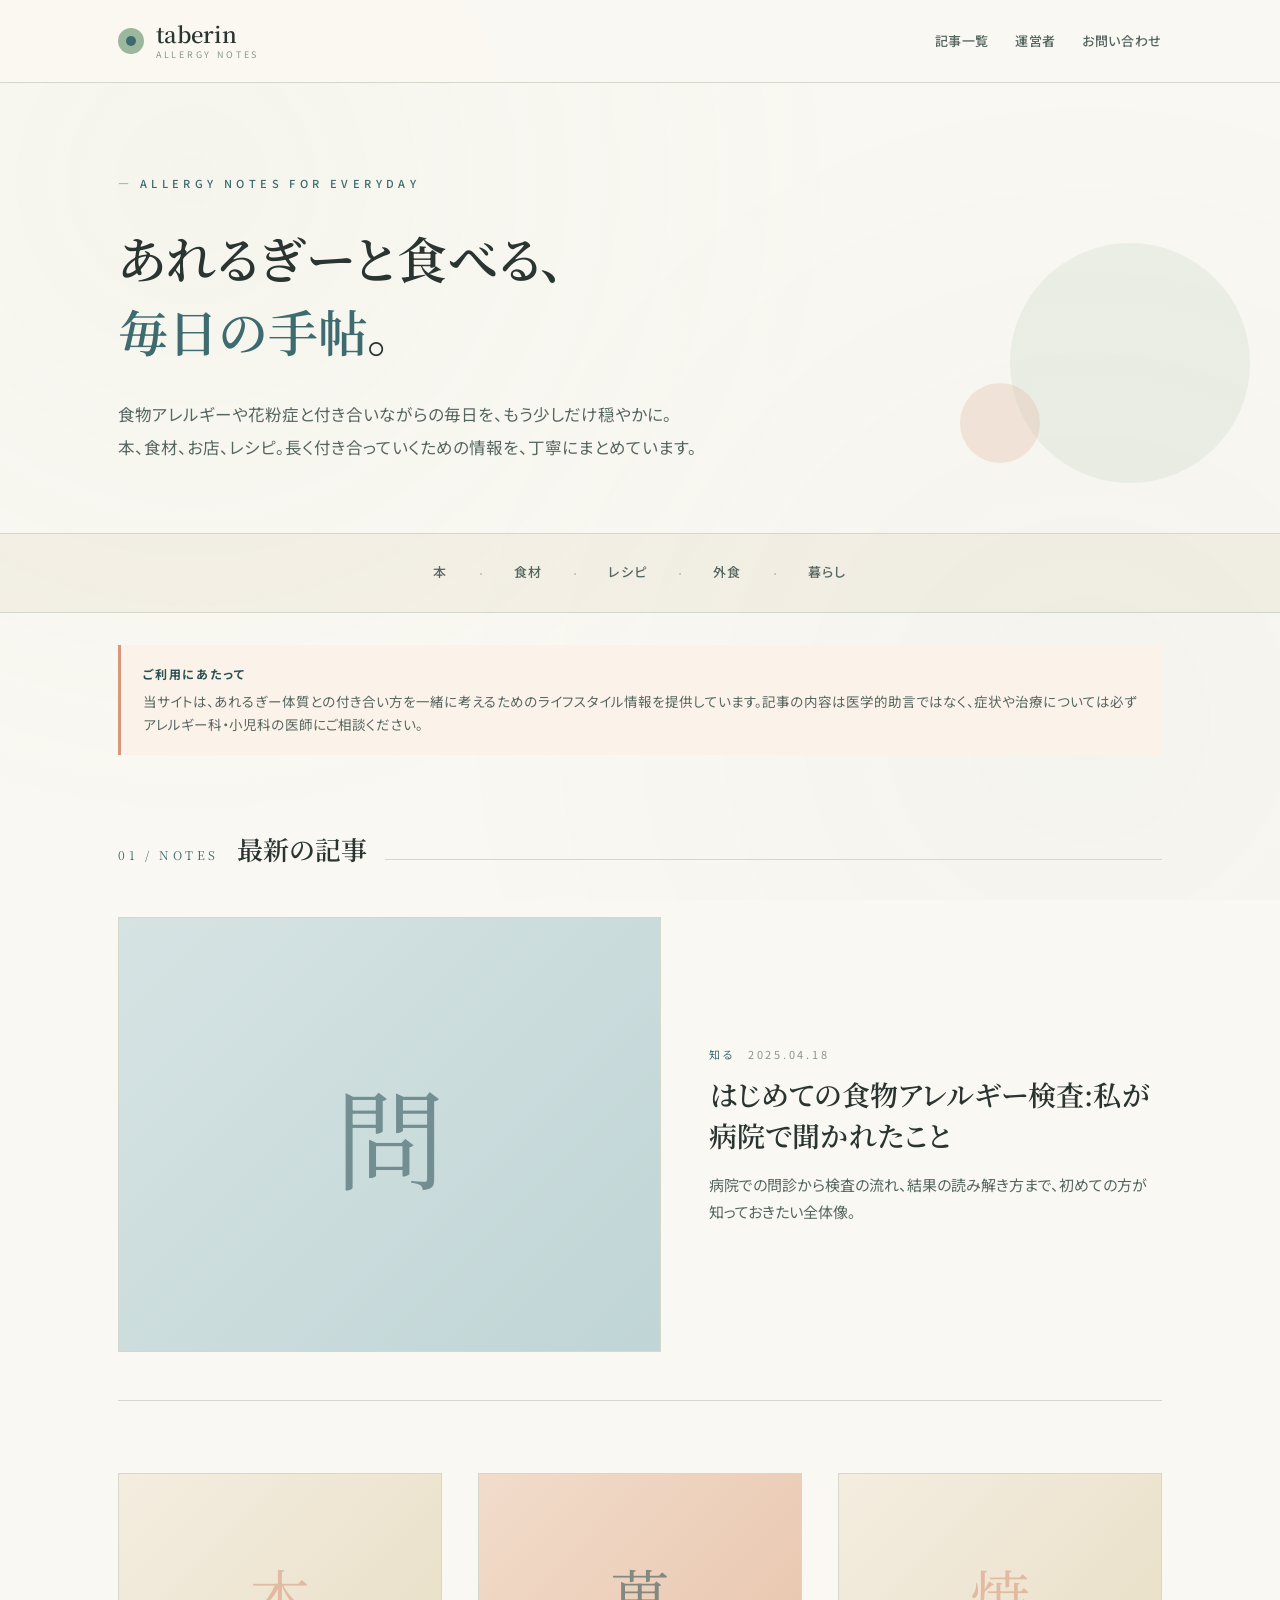
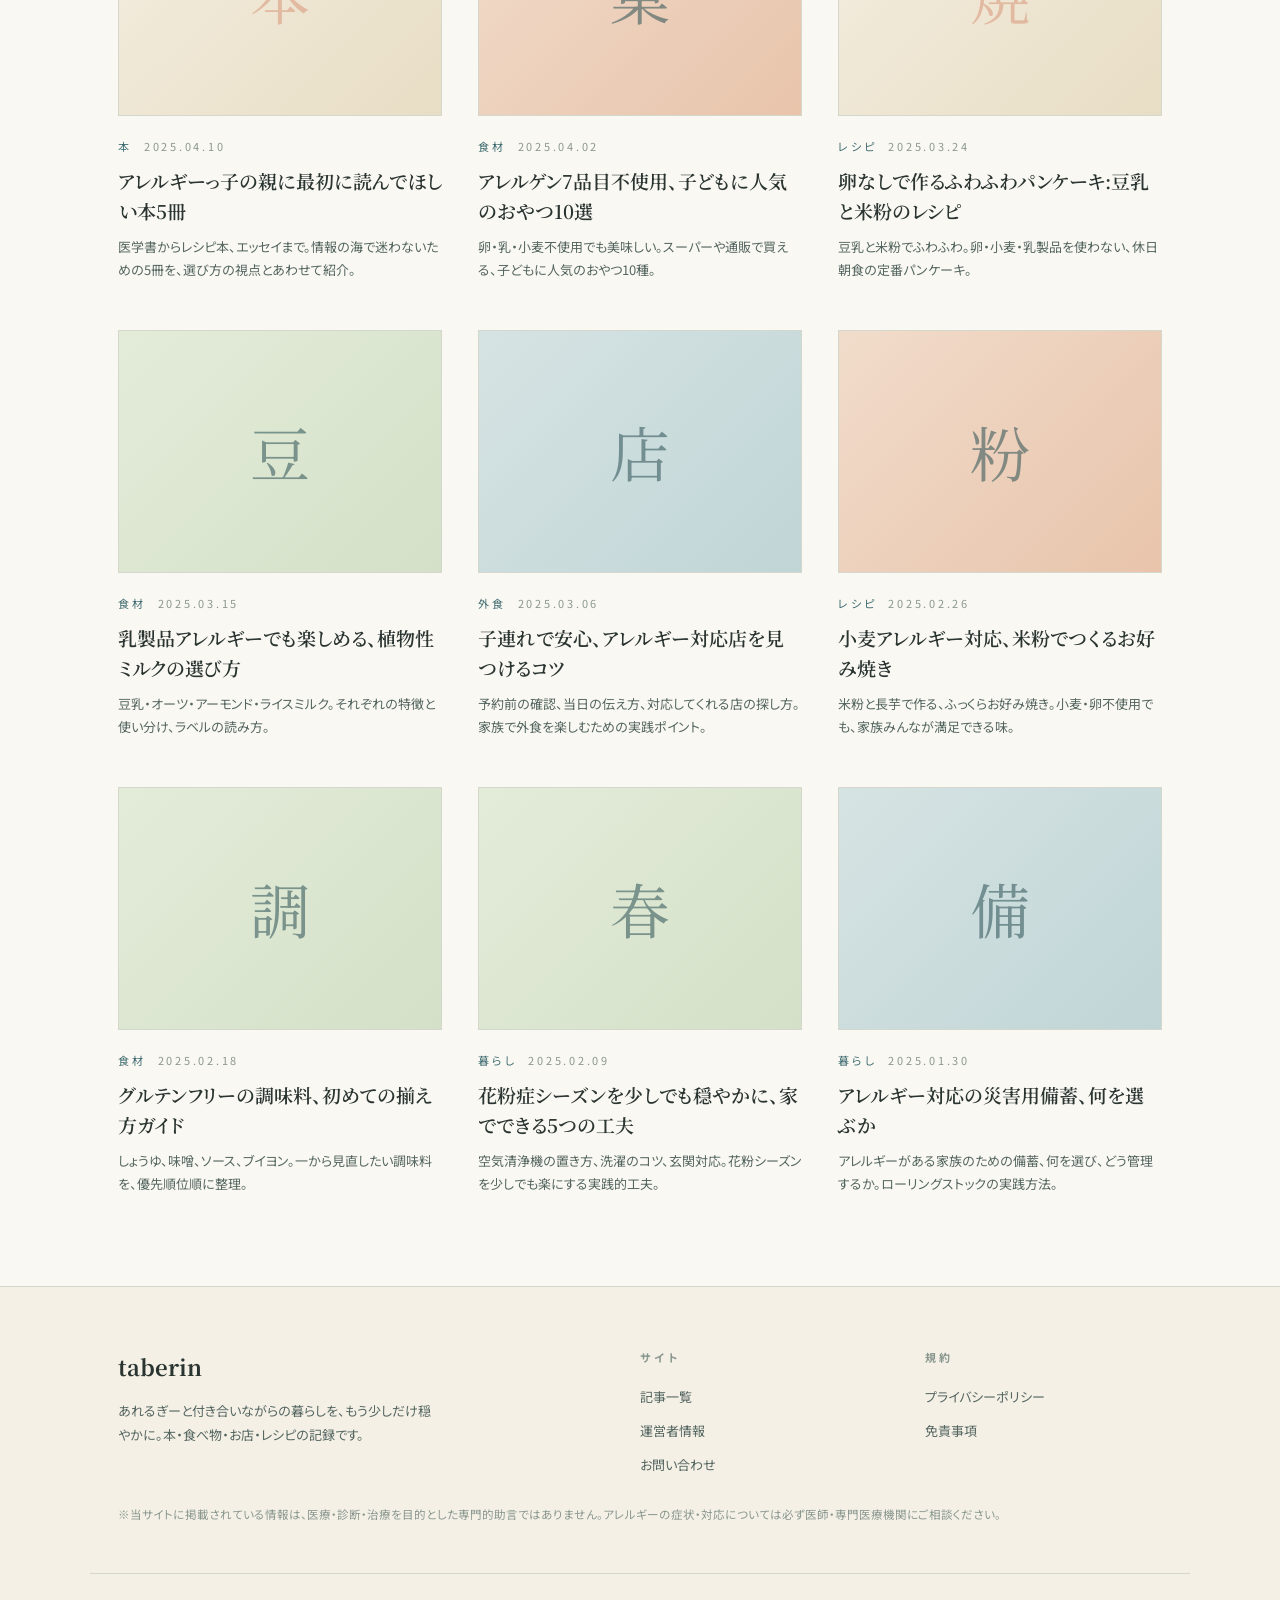
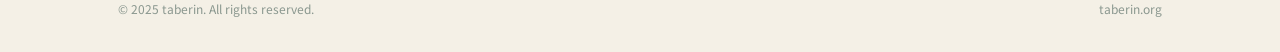
<file: index.html>
<!DOCTYPE html>
<html lang="ja">
<head>
<meta charset="UTF-8">
<meta name="viewport" content="width=device-width, initial-scale=1.0">
<title>あれるぎーと食べる毎日 | taberin</title>
<meta name="description" content="食物アレルギー・花粉症と付き合う暮らしを支える、本・食材・レシピ・お店の情報メディア。当事者目線でまとめた、長く読めるノート。">
<meta name="keywords" content="アレルギー,食物アレルギー,花粉症,アレルギー対応,レシピ,本,外食">
<meta property="og:title" content="あれるぎーと食べる毎日 | taberin">
<meta property="og:description" content="食物アレルギー・花粉症と付き合う暮らしを支える、本・食材・レシピ・お店の情報メディア。当事者目線でまとめた、長く読めるノート。">
<meta property="og:type" content="website">
<meta property="og:url" content="https://taberin.org/">
<link rel="preconnect" href="https://fonts.googleapis.com">
<link rel="preconnect" href="https://fonts.gstatic.com" crossorigin>
<link href="https://fonts.googleapis.com/css2?family=Noto+Sans+JP:wght@400;500;600&family=Noto+Serif+JP:wght@500;600;700&display=swap" rel="stylesheet">
<link rel="stylesheet" href="css/style.css">
</head>
<body>

<header class="site-header">
  <div class="header-inner">
    <a href="index.html" class="brand">
      <span class="brand-mark"></span>
      <span class="brand-text">
        taberin
        <small>allergy notes</small>
      </span>
    </a>
    <nav class="nav">
      <a href="index.html">記事一覧</a>
      <a href="about.html">運営者</a>
      <a href="contact.html">お問い合わせ</a>
    </nav>
  </div>
</header>

<section class="hero">
  <div class="container">
    <div class="hero-tag">— allergy notes for everyday</div>
    <h1>あれるぎーと食べる、<br><em>毎日の手帖</em>。</h1>
    <p>食物アレルギーや花粉症と付き合いながらの毎日を、もう少しだけ穏やかに。<br>本、食材、お店、レシピ。長く付き合っていくための情報を、丁寧にまとめています。</p>
    <div class="hero-deco"></div>
    <div class="hero-deco-2"></div>
  </div>
</section>

<nav class="cat-nav">
  <div class="cat-nav-inner">
    <a href="#books">本</a><span class="sep">·</span>
    <a href="#food">食材</a><span class="sep">·</span>
    <a href="#recipe">レシピ</a><span class="sep">·</span>
    <a href="#restaurant">外食</a><span class="sep">·</span>
    <a href="#living">暮らし</a>
  </div>
</nav>

<main class="container">
  <div class="med-notice">
    <strong>ご利用にあたって</strong>
    当サイトは、あれるぎー体質との付き合い方を一緒に考えるためのライフスタイル情報を提供しています。記事の内容は医学的助言ではなく、症状や治療については必ずアレルギー科・小児科の医師にご相談ください。
  </div>

  <div class="section-head" id="all">
    <span class="num">01 / NOTES</span>
    <h2>最新の記事</h2>
    <span class="line"></span>
  </div>

  <div class="grid">
    
    <a href="articles/first-allergy-test.html" class="card featured">
      <div class="card-img tone-teal"><div class="pattern">問</div></div>
      <div>
        <div class="card-meta"><span class="cat">知る</span><span>2025.04.18</span></div>
        <h3>はじめての食物アレルギー検査:私が病院で聞かれたこと</h3>
        <p>病院での問診から検査の流れ、結果の読み解き方まで、初めての方が知っておきたい全体像。</p>
      </div>
    </a>
    
    <a href="articles/recommended-books.html" class="card">
      <div class="card-img tone-cream"><div class="pattern">本</div></div>
      <div>
        <div class="card-meta"><span class="cat">本</span><span>2025.04.10</span></div>
        <h3>アレルギーっ子の親に最初に読んでほしい本5冊</h3>
        <p>医学書からレシピ本、エッセイまで。情報の海で迷わないための5冊を、選び方の視点とあわせて紹介。</p>
      </div>
    </a>
    <a href="articles/allergy-friendly-snacks.html" class="card">
      <div class="card-img tone-peach"><div class="pattern">菓</div></div>
      <div>
        <div class="card-meta"><span class="cat">食材</span><span>2025.04.02</span></div>
        <h3>アレルゲン7品目不使用、子どもに人気のおやつ10選</h3>
        <p>卵・乳・小麦不使用でも美味しい。スーパーや通販で買える、子どもに人気のおやつ10種。</p>
      </div>
    </a>
    <a href="articles/egg-free-pancake.html" class="card">
      <div class="card-img tone-cream"><div class="pattern">焼</div></div>
      <div>
        <div class="card-meta"><span class="cat">レシピ</span><span>2025.03.24</span></div>
        <h3>卵なしで作るふわふわパンケーキ:豆乳と米粉のレシピ</h3>
        <p>豆乳と米粉でふわふわ。卵・小麦・乳製品を使わない、休日朝食の定番パンケーキ。</p>
      </div>
    </a>
    <a href="articles/plant-based-milk.html" class="card">
      <div class="card-img tone-mint"><div class="pattern">豆</div></div>
      <div>
        <div class="card-meta"><span class="cat">食材</span><span>2025.03.15</span></div>
        <h3>乳製品アレルギーでも楽しめる、植物性ミルクの選び方</h3>
        <p>豆乳・オーツ・アーモンド・ライスミルク。それぞれの特徴と使い分け、ラベルの読み方。</p>
      </div>
    </a>
    <a href="articles/kids-eating-out.html" class="card">
      <div class="card-img tone-teal"><div class="pattern">店</div></div>
      <div>
        <div class="card-meta"><span class="cat">外食</span><span>2025.03.06</span></div>
        <h3>子連れで安心、アレルギー対応店を見つけるコツ</h3>
        <p>予約前の確認、当日の伝え方、対応してくれる店の探し方。家族で外食を楽しむための実践ポイント。</p>
      </div>
    </a>
    <a href="articles/rice-flour-okonomiyaki.html" class="card">
      <div class="card-img tone-peach"><div class="pattern">粉</div></div>
      <div>
        <div class="card-meta"><span class="cat">レシピ</span><span>2025.02.26</span></div>
        <h3>小麦アレルギー対応、米粉でつくるお好み焼き</h3>
        <p>米粉と長芋で作る、ふっくらお好み焼き。小麦・卵不使用でも、家族みんなが満足できる味。</p>
      </div>
    </a>
    <a href="articles/gluten-free-seasoning.html" class="card">
      <div class="card-img tone-mint"><div class="pattern">調</div></div>
      <div>
        <div class="card-meta"><span class="cat">食材</span><span>2025.02.18</span></div>
        <h3>グルテンフリーの調味料、初めての揃え方ガイド</h3>
        <p>しょうゆ、味噌、ソース、ブイヨン。一から見直したい調味料を、優先順位順に整理。</p>
      </div>
    </a>
    <a href="articles/pollen-season.html" class="card">
      <div class="card-img tone-mint"><div class="pattern">春</div></div>
      <div>
        <div class="card-meta"><span class="cat">暮らし</span><span>2025.02.09</span></div>
        <h3>花粉症シーズンを少しでも穏やかに、家でできる5つの工夫</h3>
        <p>空気清浄機の置き方、洗濯のコツ、玄関対応。花粉シーズンを少しでも楽にする実践的工夫。</p>
      </div>
    </a>
    <a href="articles/emergency-stock.html" class="card">
      <div class="card-img tone-teal"><div class="pattern">備</div></div>
      <div>
        <div class="card-meta"><span class="cat">暮らし</span><span>2025.01.30</span></div>
        <h3>アレルギー対応の災害用備蓄、何を選ぶか</h3>
        <p>アレルギーがある家族のための備蓄、何を選び、どう管理するか。ローリングストックの実践方法。</p>
      </div>
    </a>
  </div>
</main>

<footer class="site-footer">
  <div class="footer-inner">
    <div class="footer-brand">
      <h3>taberin</h3>
      <p>あれるぎーと付き合いながらの暮らしを、もう少しだけ穏やかに。本・食べ物・お店・レシピの記録です。</p>
    </div>
    <div class="footer-col">
      <h4>サイト</h4>
      <a href="index.html">記事一覧</a>
      <a href="about.html">運営者情報</a>
      <a href="contact.html">お問い合わせ</a>
    </div>
    <div class="footer-col">
      <h4>規約</h4>
      <a href="privacy.html">プライバシーポリシー</a>
      <a href="disclaimer.html">免責事項</a>
    </div>
  </div>
  <div class="footer-disclaimer">
    ※当サイトに掲載されている情報は、医療・診断・治療を目的とした専門的助言ではありません。アレルギーの症状・対応については必ず医師・専門医療機関にご相談ください。
  </div>
  <div class="footer-base">
    <span>© 2025 taberin. All rights reserved.</span>
    <span>taberin.org</span>
  </div>
</footer>

</body>
</html>
</file>
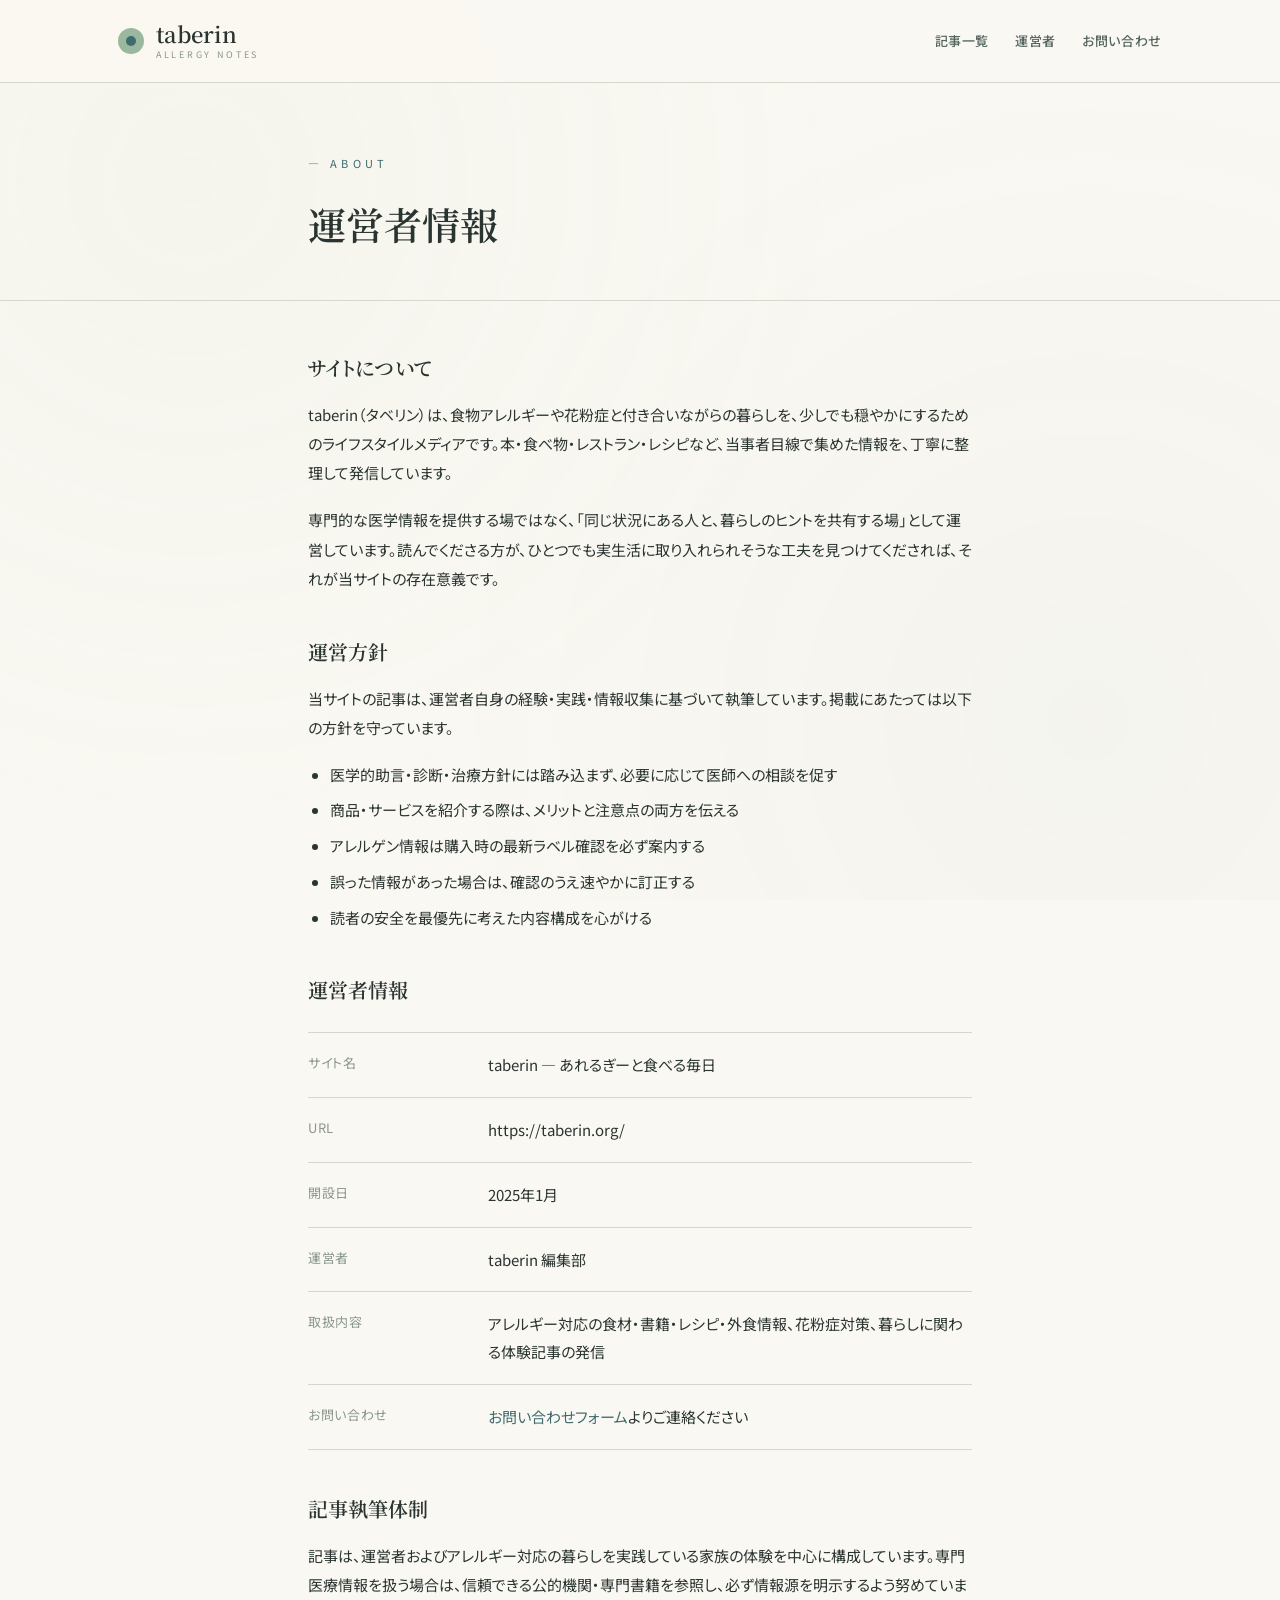
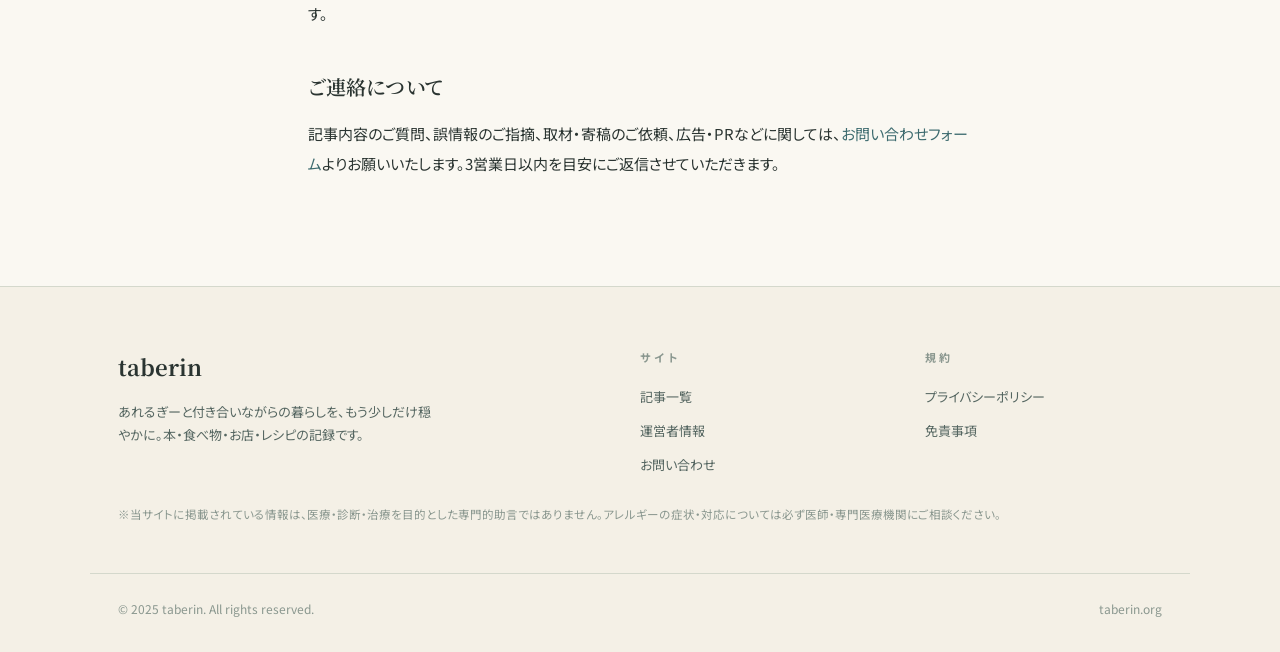
<file: about.html>
<!DOCTYPE html>
<html lang="ja">
<head>
<meta charset="UTF-8">
<meta name="viewport" content="width=device-width, initial-scale=1.0">
<title>運営者情報 | taberin</title>
<meta name="description" content="taberinの運営者情報。サイトの理念、運営方針、執筆体制についてご紹介します。">
<meta name="keywords" content="運営者情報,about,taberin">
<meta property="og:title" content="運営者情報 | taberin">
<meta property="og:description" content="taberinの運営者情報。サイトの理念、運営方針、執筆体制についてご紹介します。">
<meta property="og:type" content="website">
<meta property="og:url" content="https://taberin.org/">
<link rel="preconnect" href="https://fonts.googleapis.com">
<link rel="preconnect" href="https://fonts.gstatic.com" crossorigin>
<link href="https://fonts.googleapis.com/css2?family=Noto+Sans+JP:wght@400;500;600&family=Noto+Serif+JP:wght@500;600;700&display=swap" rel="stylesheet">
<link rel="stylesheet" href="css/style.css">
</head>
<body>

<header class="site-header">
  <div class="header-inner">
    <a href="index.html" class="brand">
      <span class="brand-mark"></span>
      <span class="brand-text">
        taberin
        <small>allergy notes</small>
      </span>
    </a>
    <nav class="nav">
      <a href="index.html">記事一覧</a>
      <a href="about.html">運営者</a>
      <a href="contact.html">お問い合わせ</a>
    </nav>
  </div>
</header>

<section class="page-head">
  <div class="narrow">
    <div class="tag">— ABOUT</div>
    <h1>運営者情報</h1>
  </div>
</section>

<main class="narrow page-body">
  <h2>サイトについて</h2>
  <p>taberin（タベリン）は、食物アレルギーや花粉症と付き合いながらの暮らしを、少しでも穏やかにするためのライフスタイルメディアです。本・食べ物・レストラン・レシピなど、当事者目線で集めた情報を、丁寧に整理して発信しています。</p>
  <p>専門的な医学情報を提供する場ではなく、「同じ状況にある人と、暮らしのヒントを共有する場」として運営しています。読んでくださる方が、ひとつでも実生活に取り入れられそうな工夫を見つけてくだされば、それが当サイトの存在意義です。</p>

  <h2>運営方針</h2>
  <p>当サイトの記事は、運営者自身の経験・実践・情報収集に基づいて執筆しています。掲載にあたっては以下の方針を守っています。</p>
  <ul>
    <li>医学的助言・診断・治療方針には踏み込まず、必要に応じて医師への相談を促す</li>
    <li>商品・サービスを紹介する際は、メリットと注意点の両方を伝える</li>
    <li>アレルゲン情報は購入時の最新ラベル確認を必ず案内する</li>
    <li>誤った情報があった場合は、確認のうえ速やかに訂正する</li>
    <li>読者の安全を最優先に考えた内容構成を心がける</li>
  </ul>

  <h2>運営者情報</h2>
  <div class="info-table">
    <dl><dt>サイト名</dt><dd>taberin — あれるぎーと食べる毎日</dd></dl>
    <dl><dt>URL</dt><dd>https://taberin.org/</dd></dl>
    <dl><dt>開設日</dt><dd>2025年1月</dd></dl>
    <dl><dt>運営者</dt><dd>taberin 編集部</dd></dl>
    <dl><dt>取扱内容</dt><dd>アレルギー対応の食材・書籍・レシピ・外食情報、花粉症対策、暮らしに関わる体験記事の発信</dd></dl>
    <dl><dt>お問い合わせ</dt><dd><a href="contact.html">お問い合わせフォーム</a>よりご連絡ください</dd></dl>
  </div>

  <h2>記事執筆体制</h2>
  <p>記事は、運営者およびアレルギー対応の暮らしを実践している家族の体験を中心に構成しています。専門医療情報を扱う場合は、信頼できる公的機関・専門書籍を参照し、必ず情報源を明示するよう努めています。</p>

  <h2>ご連絡について</h2>
  <p>記事内容のご質問、誤情報のご指摘、取材・寄稿のご依頼、広告・PRなどに関しては、<a href="contact.html">お問い合わせフォーム</a>よりお願いいたします。3営業日以内を目安にご返信させていただきます。</p>
</main>

<footer class="site-footer">
  <div class="footer-inner">
    <div class="footer-brand">
      <h3>taberin</h3>
      <p>あれるぎーと付き合いながらの暮らしを、もう少しだけ穏やかに。本・食べ物・お店・レシピの記録です。</p>
    </div>
    <div class="footer-col">
      <h4>サイト</h4>
      <a href="index.html">記事一覧</a>
      <a href="about.html">運営者情報</a>
      <a href="contact.html">お問い合わせ</a>
    </div>
    <div class="footer-col">
      <h4>規約</h4>
      <a href="privacy.html">プライバシーポリシー</a>
      <a href="disclaimer.html">免責事項</a>
    </div>
  </div>
  <div class="footer-disclaimer">
    ※当サイトに掲載されている情報は、医療・診断・治療を目的とした専門的助言ではありません。アレルギーの症状・対応については必ず医師・専門医療機関にご相談ください。
  </div>
  <div class="footer-base">
    <span>© 2025 taberin. All rights reserved.</span>
    <span>taberin.org</span>
  </div>
</footer>

</body>
</html>
</file>
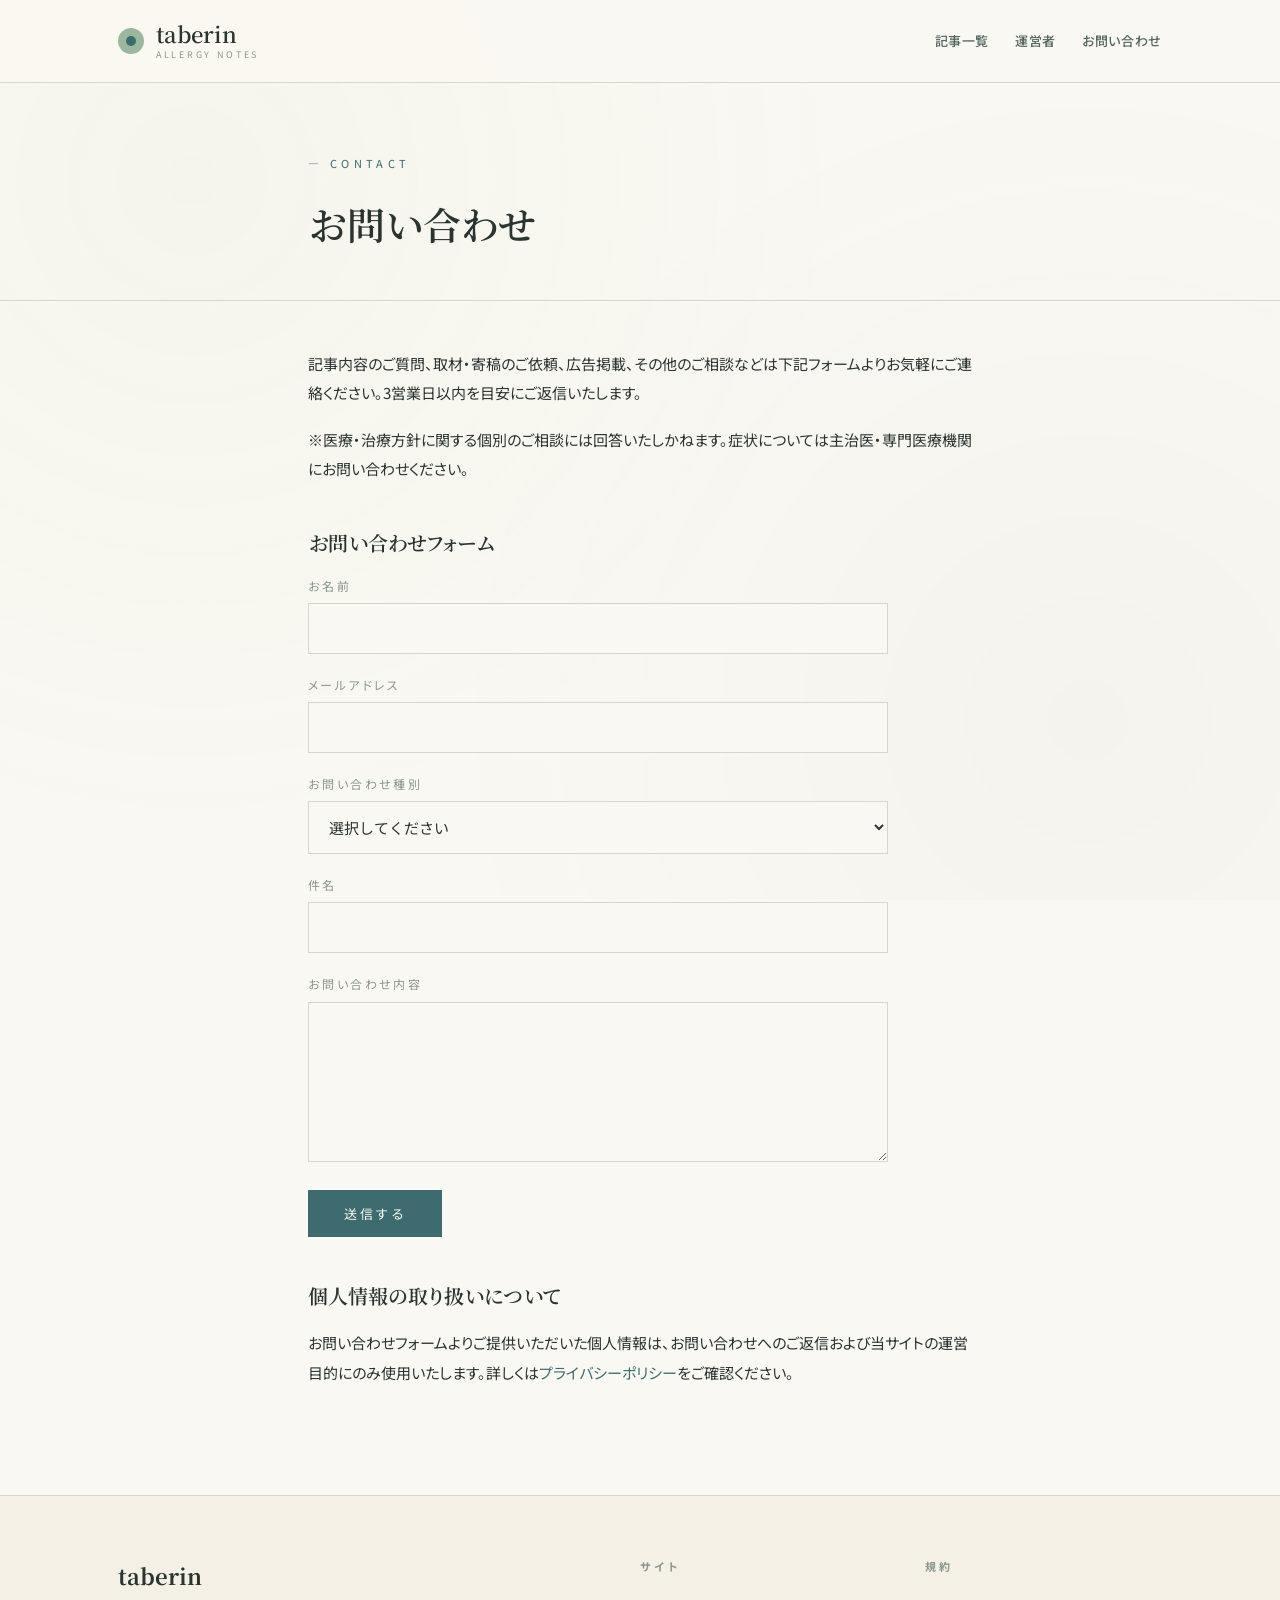
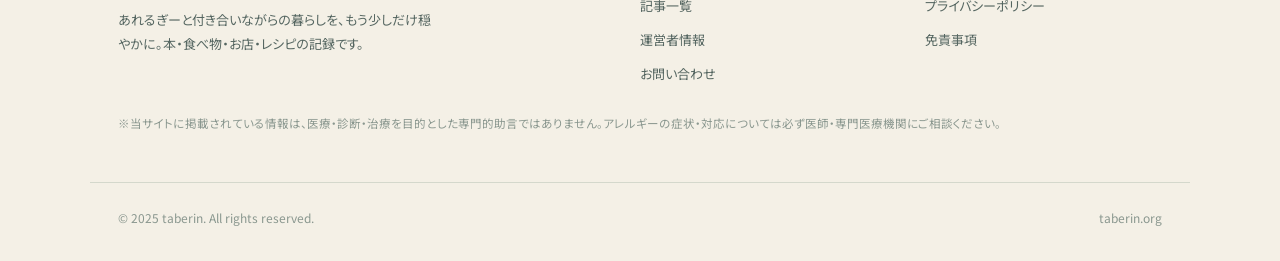
<file: contact.html>
<!DOCTYPE html>
<html lang="ja">
<head>
<meta charset="UTF-8">
<meta name="viewport" content="width=device-width, initial-scale=1.0">
<title>お問い合わせ | taberin</title>
<meta name="description" content="taberinへのお問い合わせフォーム。記事内容、取材・寄稿、広告掲載などのお問い合わせはこちらから。">
<meta name="keywords" content="お問い合わせ,contact">
<meta property="og:title" content="お問い合わせ | taberin">
<meta property="og:description" content="taberinへのお問い合わせフォーム。記事内容、取材・寄稿、広告掲載などのお問い合わせはこちらから。">
<meta property="og:type" content="website">
<meta property="og:url" content="https://taberin.org/">
<link rel="preconnect" href="https://fonts.googleapis.com">
<link rel="preconnect" href="https://fonts.gstatic.com" crossorigin>
<link href="https://fonts.googleapis.com/css2?family=Noto+Sans+JP:wght@400;500;600&family=Noto+Serif+JP:wght@500;600;700&display=swap" rel="stylesheet">
<link rel="stylesheet" href="css/style.css">
</head>
<body>

<header class="site-header">
  <div class="header-inner">
    <a href="index.html" class="brand">
      <span class="brand-mark"></span>
      <span class="brand-text">
        taberin
        <small>allergy notes</small>
      </span>
    </a>
    <nav class="nav">
      <a href="index.html">記事一覧</a>
      <a href="about.html">運営者</a>
      <a href="contact.html">お問い合わせ</a>
    </nav>
  </div>
</header>

<section class="page-head">
  <div class="narrow">
    <div class="tag">— CONTACT</div>
    <h1>お問い合わせ</h1>
  </div>
</section>

<main class="narrow page-body">
  <p>記事内容のご質問、取材・寄稿のご依頼、広告掲載、その他のご相談などは下記フォームよりお気軽にご連絡ください。3営業日以内を目安にご返信いたします。</p>
  <p>※医療・治療方針に関する個別のご相談には回答いたしかねます。症状については主治医・専門医療機関にお問い合わせください。</p>

  <h2>お問い合わせフォーム</h2>
  <form class="form" action="#" method="post" onsubmit="event.preventDefault(); alert('お問い合わせを受け付けました。ご連絡ありがとうございます。'); this.reset();">
    <div>
      <label for="name">お名前</label>
      <input type="text" id="name" name="name" required>
    </div>
    <div>
      <label for="email">メールアドレス</label>
      <input type="email" id="email" name="email" required>
    </div>
    <div>
      <label for="category">お問い合わせ種別</label>
      <select id="category" name="category" required>
        <option value="">選択してください</option>
        <option>記事内容に関するご質問</option>
        <option>誤情報のご指摘</option>
        <option>取材・寄稿のご依頼</option>
        <option>広告・PRのご相談</option>
        <option>その他</option>
      </select>
    </div>
    <div>
      <label for="subject">件名</label>
      <input type="text" id="subject" name="subject" required>
    </div>
    <div>
      <label for="message">お問い合わせ内容</label>
      <textarea id="message" name="message" required></textarea>
    </div>
    <button type="submit">送信する</button>
  </form>

  <h2>個人情報の取り扱いについて</h2>
  <p>お問い合わせフォームよりご提供いただいた個人情報は、お問い合わせへのご返信および当サイトの運営目的にのみ使用いたします。詳しくは<a href="privacy.html">プライバシーポリシー</a>をご確認ください。</p>
</main>

<footer class="site-footer">
  <div class="footer-inner">
    <div class="footer-brand">
      <h3>taberin</h3>
      <p>あれるぎーと付き合いながらの暮らしを、もう少しだけ穏やかに。本・食べ物・お店・レシピの記録です。</p>
    </div>
    <div class="footer-col">
      <h4>サイト</h4>
      <a href="index.html">記事一覧</a>
      <a href="about.html">運営者情報</a>
      <a href="contact.html">お問い合わせ</a>
    </div>
    <div class="footer-col">
      <h4>規約</h4>
      <a href="privacy.html">プライバシーポリシー</a>
      <a href="disclaimer.html">免責事項</a>
    </div>
  </div>
  <div class="footer-disclaimer">
    ※当サイトに掲載されている情報は、医療・診断・治療を目的とした専門的助言ではありません。アレルギーの症状・対応については必ず医師・専門医療機関にご相談ください。
  </div>
  <div class="footer-base">
    <span>© 2025 taberin. All rights reserved.</span>
    <span>taberin.org</span>
  </div>
</footer>

</body>
</html>
</file>
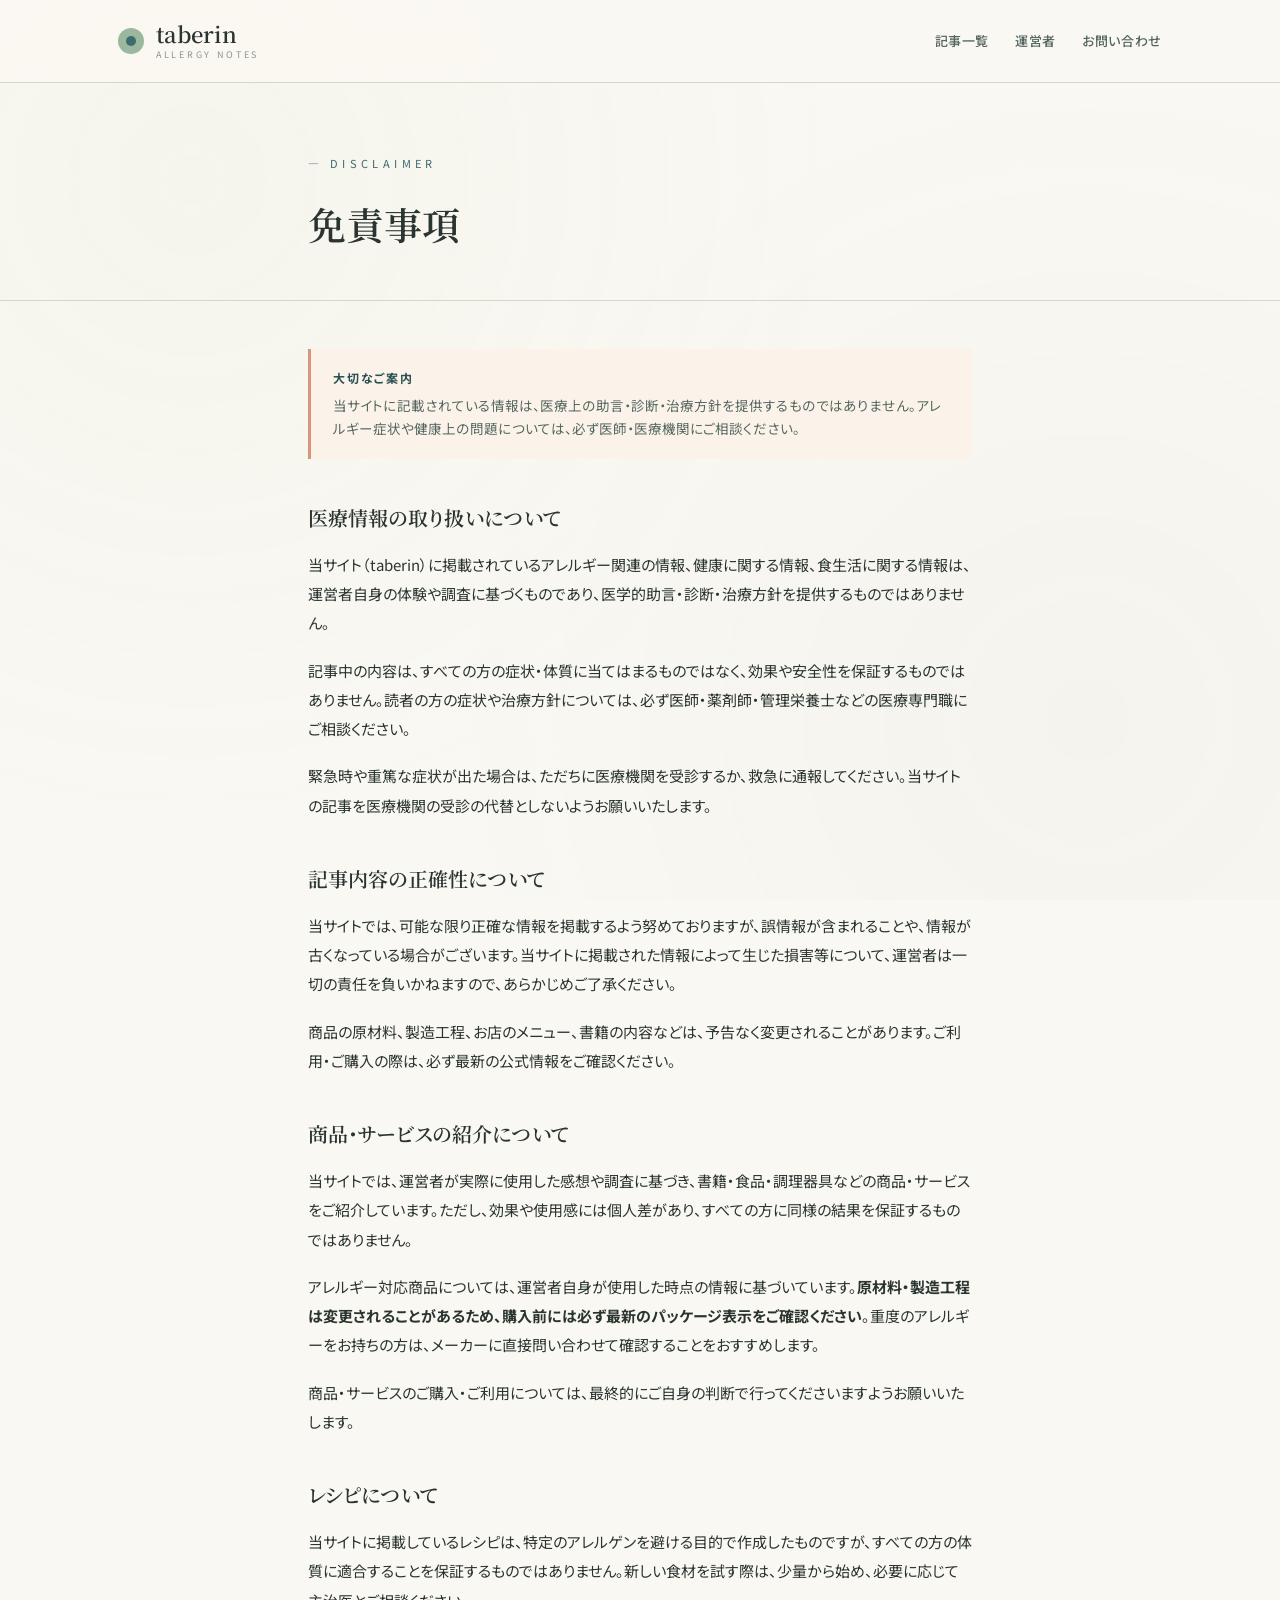
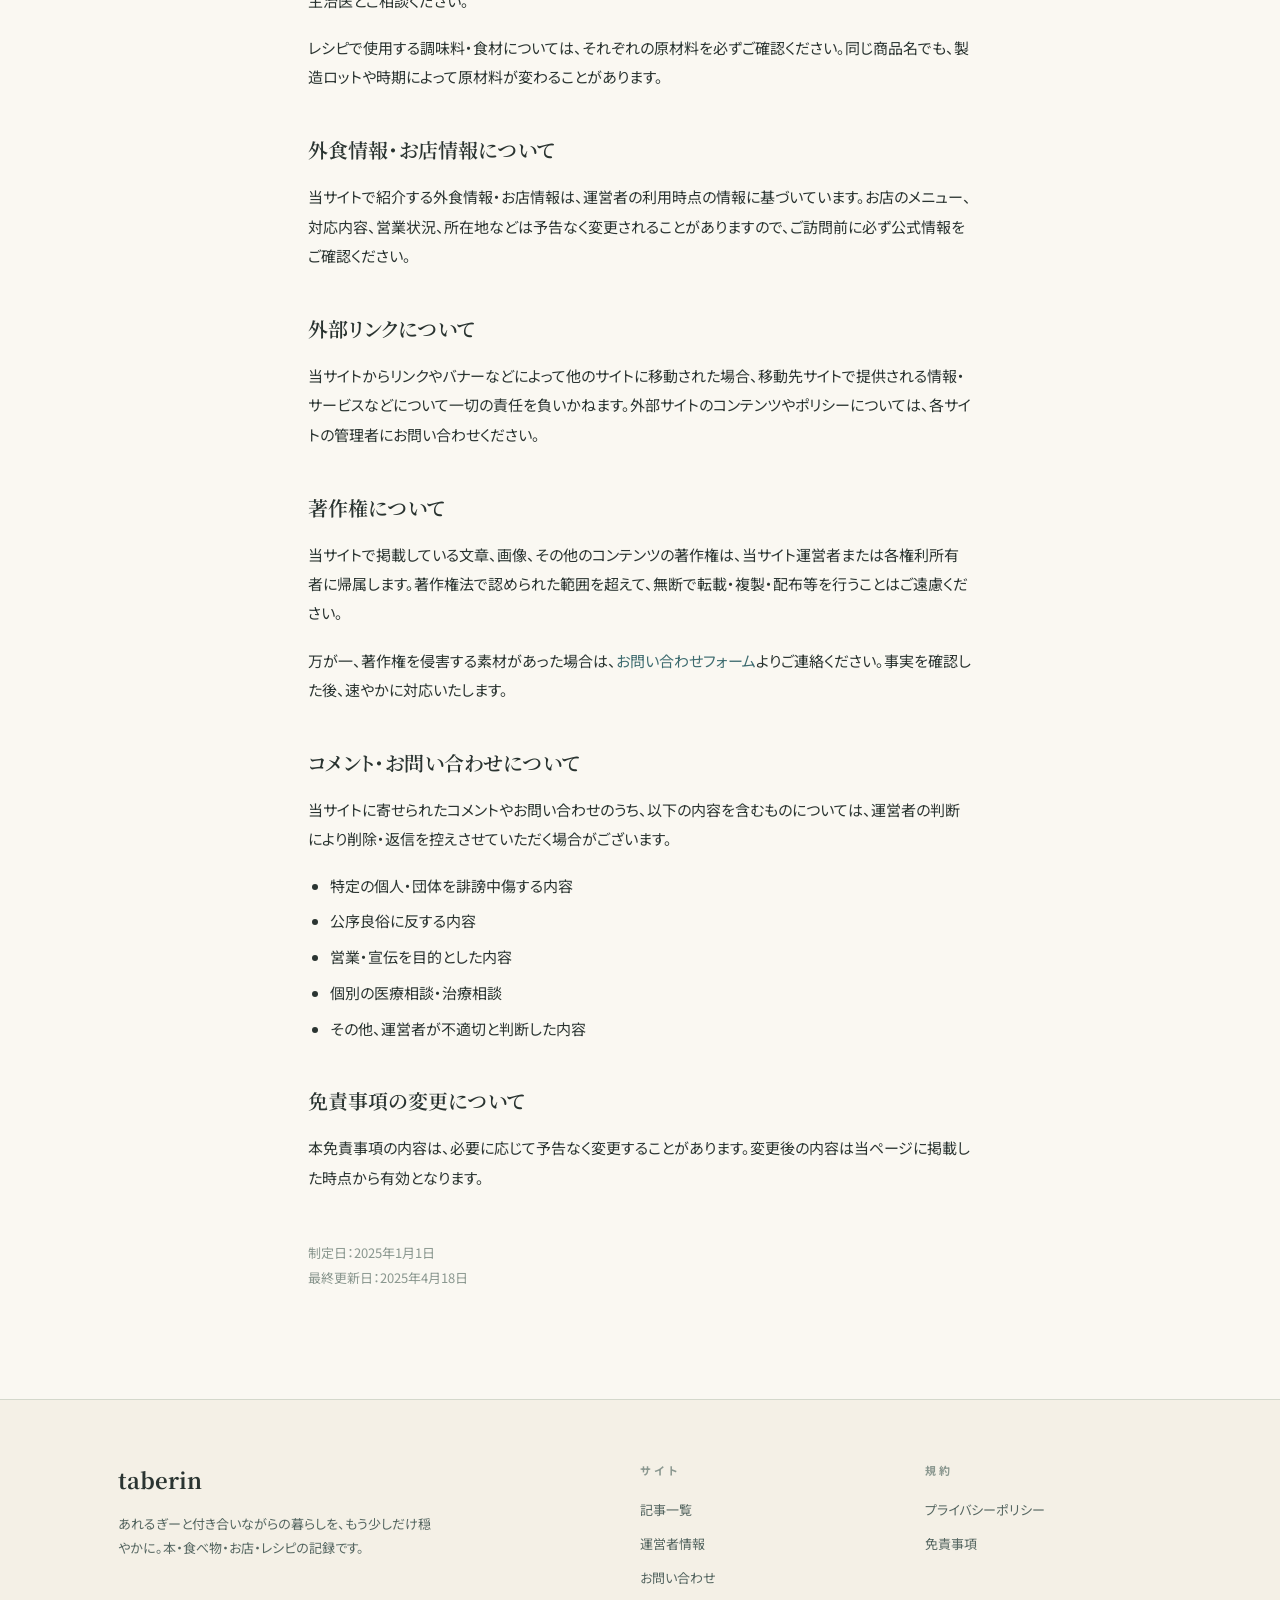
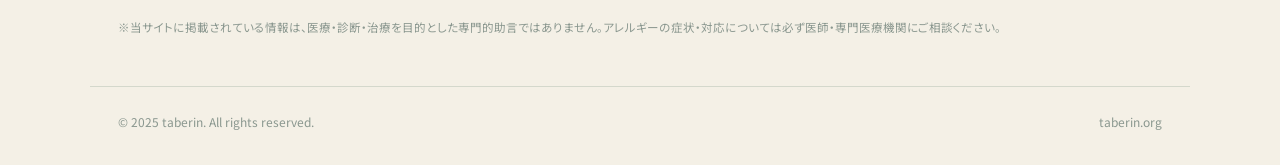
<file: disclaimer.html>
<!DOCTYPE html>
<html lang="ja">
<head>
<meta charset="UTF-8">
<meta name="viewport" content="width=device-width, initial-scale=1.0">
<title>免責事項 | taberin</title>
<meta name="description" content="taberinの免責事項。医療情報の取り扱い、商品・レシピの注意点、外部リンクなどについて。">
<meta name="keywords" content="免責事項,disclaimer">
<meta property="og:title" content="免責事項 | taberin">
<meta property="og:description" content="taberinの免責事項。医療情報の取り扱い、商品・レシピの注意点、外部リンクなどについて。">
<meta property="og:type" content="website">
<meta property="og:url" content="https://taberin.org/">
<link rel="preconnect" href="https://fonts.googleapis.com">
<link rel="preconnect" href="https://fonts.gstatic.com" crossorigin>
<link href="https://fonts.googleapis.com/css2?family=Noto+Sans+JP:wght@400;500;600&family=Noto+Serif+JP:wght@500;600;700&display=swap" rel="stylesheet">
<link rel="stylesheet" href="css/style.css">
</head>
<body>

<header class="site-header">
  <div class="header-inner">
    <a href="index.html" class="brand">
      <span class="brand-mark"></span>
      <span class="brand-text">
        taberin
        <small>allergy notes</small>
      </span>
    </a>
    <nav class="nav">
      <a href="index.html">記事一覧</a>
      <a href="about.html">運営者</a>
      <a href="contact.html">お問い合わせ</a>
    </nav>
  </div>
</header>

<section class="page-head">
  <div class="narrow">
    <div class="tag">— DISCLAIMER</div>
    <h1>免責事項</h1>
  </div>
</section>

<main class="narrow page-body">
  <div class="med-notice">
    <strong>大切なご案内</strong>
    当サイトに記載されている情報は、医療上の助言・診断・治療方針を提供するものではありません。アレルギー症状や健康上の問題については、必ず医師・医療機関にご相談ください。
  </div>

  <h2>医療情報の取り扱いについて</h2>
  <p>当サイト（taberin）に掲載されているアレルギー関連の情報、健康に関する情報、食生活に関する情報は、運営者自身の体験や調査に基づくものであり、医学的助言・診断・治療方針を提供するものではありません。</p>
  <p>記事中の内容は、すべての方の症状・体質に当てはまるものではなく、効果や安全性を保証するものではありません。読者の方の症状や治療方針については、必ず医師・薬剤師・管理栄養士などの医療専門職にご相談ください。</p>
  <p>緊急時や重篤な症状が出た場合は、ただちに医療機関を受診するか、救急に通報してください。当サイトの記事を医療機関の受診の代替としないようお願いいたします。</p>

  <h2>記事内容の正確性について</h2>
  <p>当サイトでは、可能な限り正確な情報を掲載するよう努めておりますが、誤情報が含まれることや、情報が古くなっている場合がございます。当サイトに掲載された情報によって生じた損害等について、運営者は一切の責任を負いかねますので、あらかじめご了承ください。</p>
  <p>商品の原材料、製造工程、お店のメニュー、書籍の内容などは、予告なく変更されることがあります。ご利用・ご購入の際は、必ず最新の公式情報をご確認ください。</p>

  <h2>商品・サービスの紹介について</h2>
  <p>当サイトでは、運営者が実際に使用した感想や調査に基づき、書籍・食品・調理器具などの商品・サービスをご紹介しています。ただし、効果や使用感には個人差があり、すべての方に同様の結果を保証するものではありません。</p>
  <p>アレルギー対応商品については、運営者自身が使用した時点の情報に基づいています。<strong>原材料・製造工程は変更されることがあるため、購入前には必ず最新のパッケージ表示をご確認ください</strong>。重度のアレルギーをお持ちの方は、メーカーに直接問い合わせて確認することをおすすめします。</p>
  <p>商品・サービスのご購入・ご利用については、最終的にご自身の判断で行ってくださいますようお願いいたします。</p>

  <h2>レシピについて</h2>
  <p>当サイトに掲載しているレシピは、特定のアレルゲンを避ける目的で作成したものですが、すべての方の体質に適合することを保証するものではありません。新しい食材を試す際は、少量から始め、必要に応じて主治医とご相談ください。</p>
  <p>レシピで使用する調味料・食材については、それぞれの原材料を必ずご確認ください。同じ商品名でも、製造ロットや時期によって原材料が変わることがあります。</p>

  <h2>外食情報・お店情報について</h2>
  <p>当サイトで紹介する外食情報・お店情報は、運営者の利用時点の情報に基づいています。お店のメニュー、対応内容、営業状況、所在地などは予告なく変更されることがありますので、ご訪問前に必ず公式情報をご確認ください。</p>

  <h2>外部リンクについて</h2>
  <p>当サイトからリンクやバナーなどによって他のサイトに移動された場合、移動先サイトで提供される情報・サービスなどについて一切の責任を負いかねます。外部サイトのコンテンツやポリシーについては、各サイトの管理者にお問い合わせください。</p>

  <h2>著作権について</h2>
  <p>当サイトで掲載している文章、画像、その他のコンテンツの著作権は、当サイト運営者または各権利所有者に帰属します。著作権法で認められた範囲を超えて、無断で転載・複製・配布等を行うことはご遠慮ください。</p>
  <p>万が一、著作権を侵害する素材があった場合は、<a href="contact.html">お問い合わせフォーム</a>よりご連絡ください。事実を確認した後、速やかに対応いたします。</p>

  <h2>コメント・お問い合わせについて</h2>
  <p>当サイトに寄せられたコメントやお問い合わせのうち、以下の内容を含むものについては、運営者の判断により削除・返信を控えさせていただく場合がございます。</p>
  <ul>
    <li>特定の個人・団体を誹謗中傷する内容</li>
    <li>公序良俗に反する内容</li>
    <li>営業・宣伝を目的とした内容</li>
    <li>個別の医療相談・治療相談</li>
    <li>その他、運営者が不適切と判断した内容</li>
  </ul>

  <h2>免責事項の変更について</h2>
  <p>本免責事項の内容は、必要に応じて予告なく変更することがあります。変更後の内容は当ページに掲載した時点から有効となります。</p>

  <p style="margin-top: 48px; font-size: 13px; color: var(--ink-mute);">制定日：2025年1月1日<br>最終更新日：2025年4月18日</p>
</main>

<footer class="site-footer">
  <div class="footer-inner">
    <div class="footer-brand">
      <h3>taberin</h3>
      <p>あれるぎーと付き合いながらの暮らしを、もう少しだけ穏やかに。本・食べ物・お店・レシピの記録です。</p>
    </div>
    <div class="footer-col">
      <h4>サイト</h4>
      <a href="index.html">記事一覧</a>
      <a href="about.html">運営者情報</a>
      <a href="contact.html">お問い合わせ</a>
    </div>
    <div class="footer-col">
      <h4>規約</h4>
      <a href="privacy.html">プライバシーポリシー</a>
      <a href="disclaimer.html">免責事項</a>
    </div>
  </div>
  <div class="footer-disclaimer">
    ※当サイトに掲載されている情報は、医療・診断・治療を目的とした専門的助言ではありません。アレルギーの症状・対応については必ず医師・専門医療機関にご相談ください。
  </div>
  <div class="footer-base">
    <span>© 2025 taberin. All rights reserved.</span>
    <span>taberin.org</span>
  </div>
</footer>

</body>
</html>
</file>
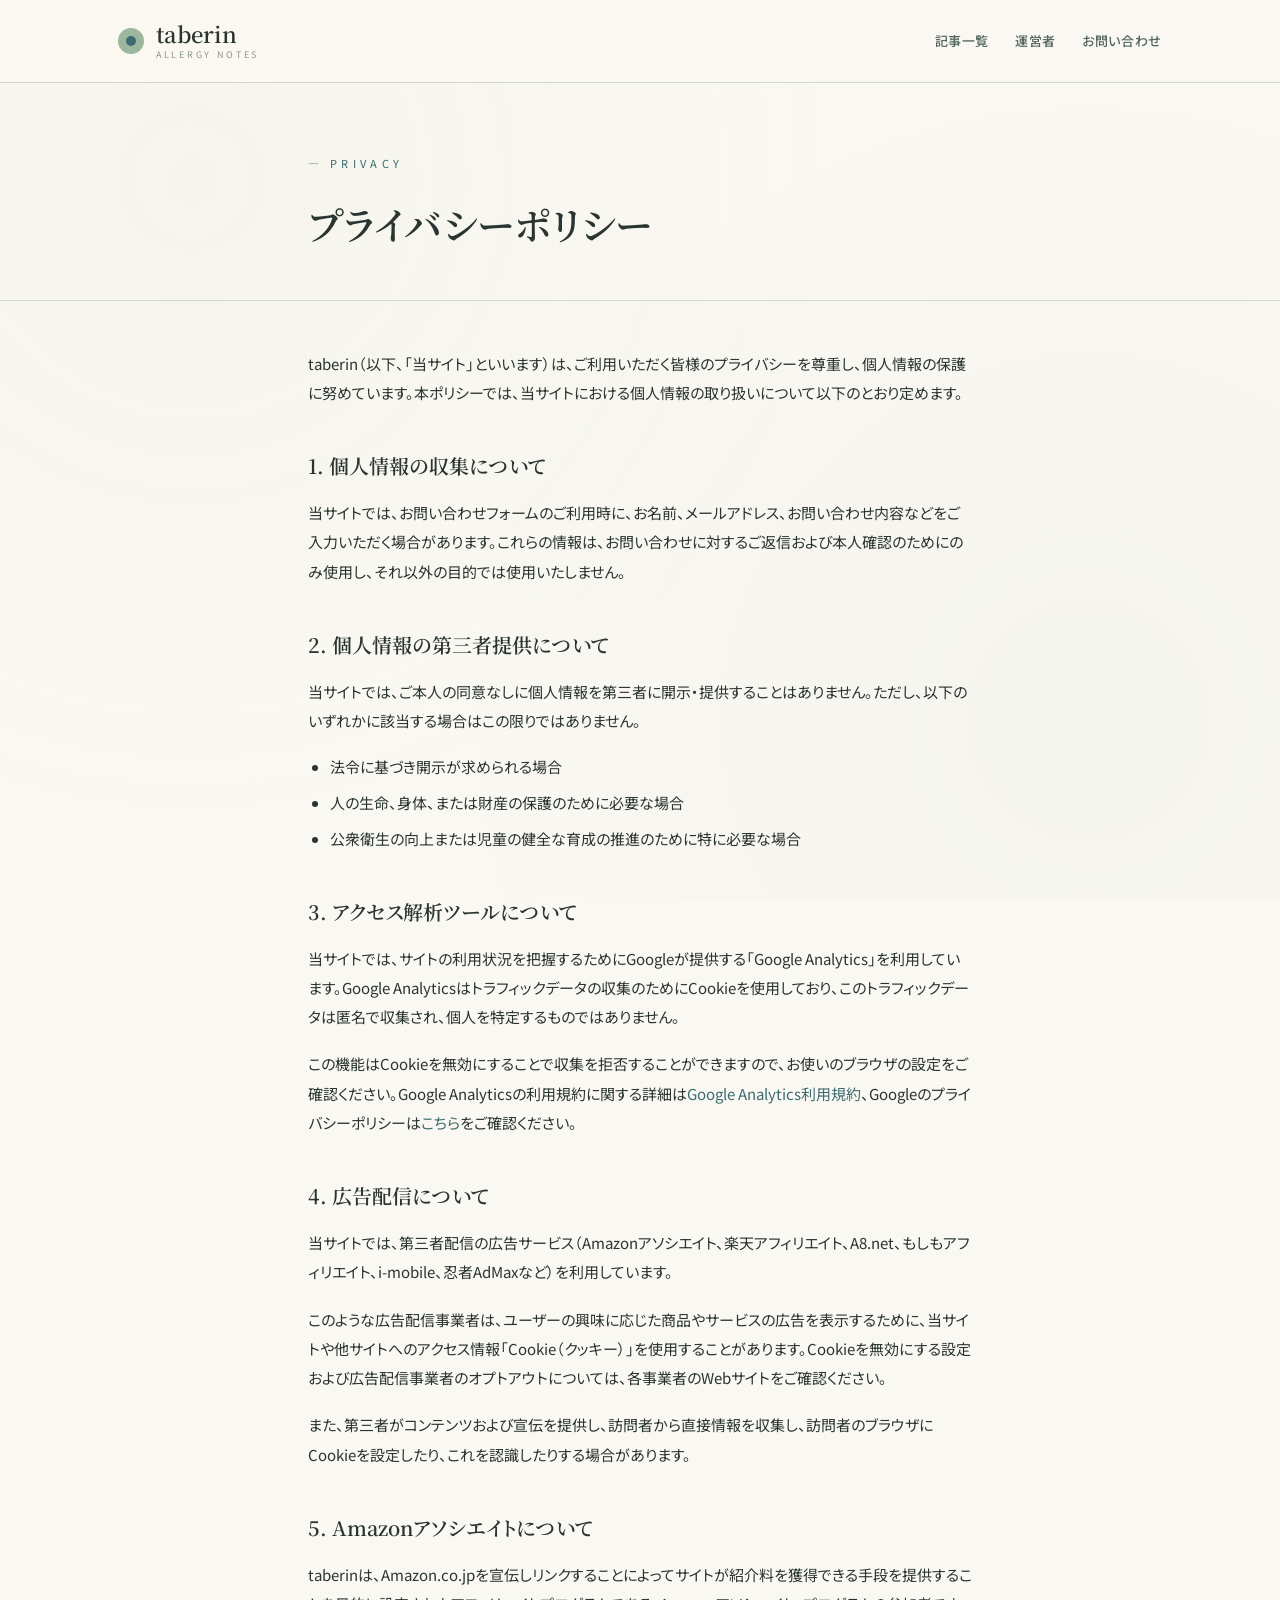
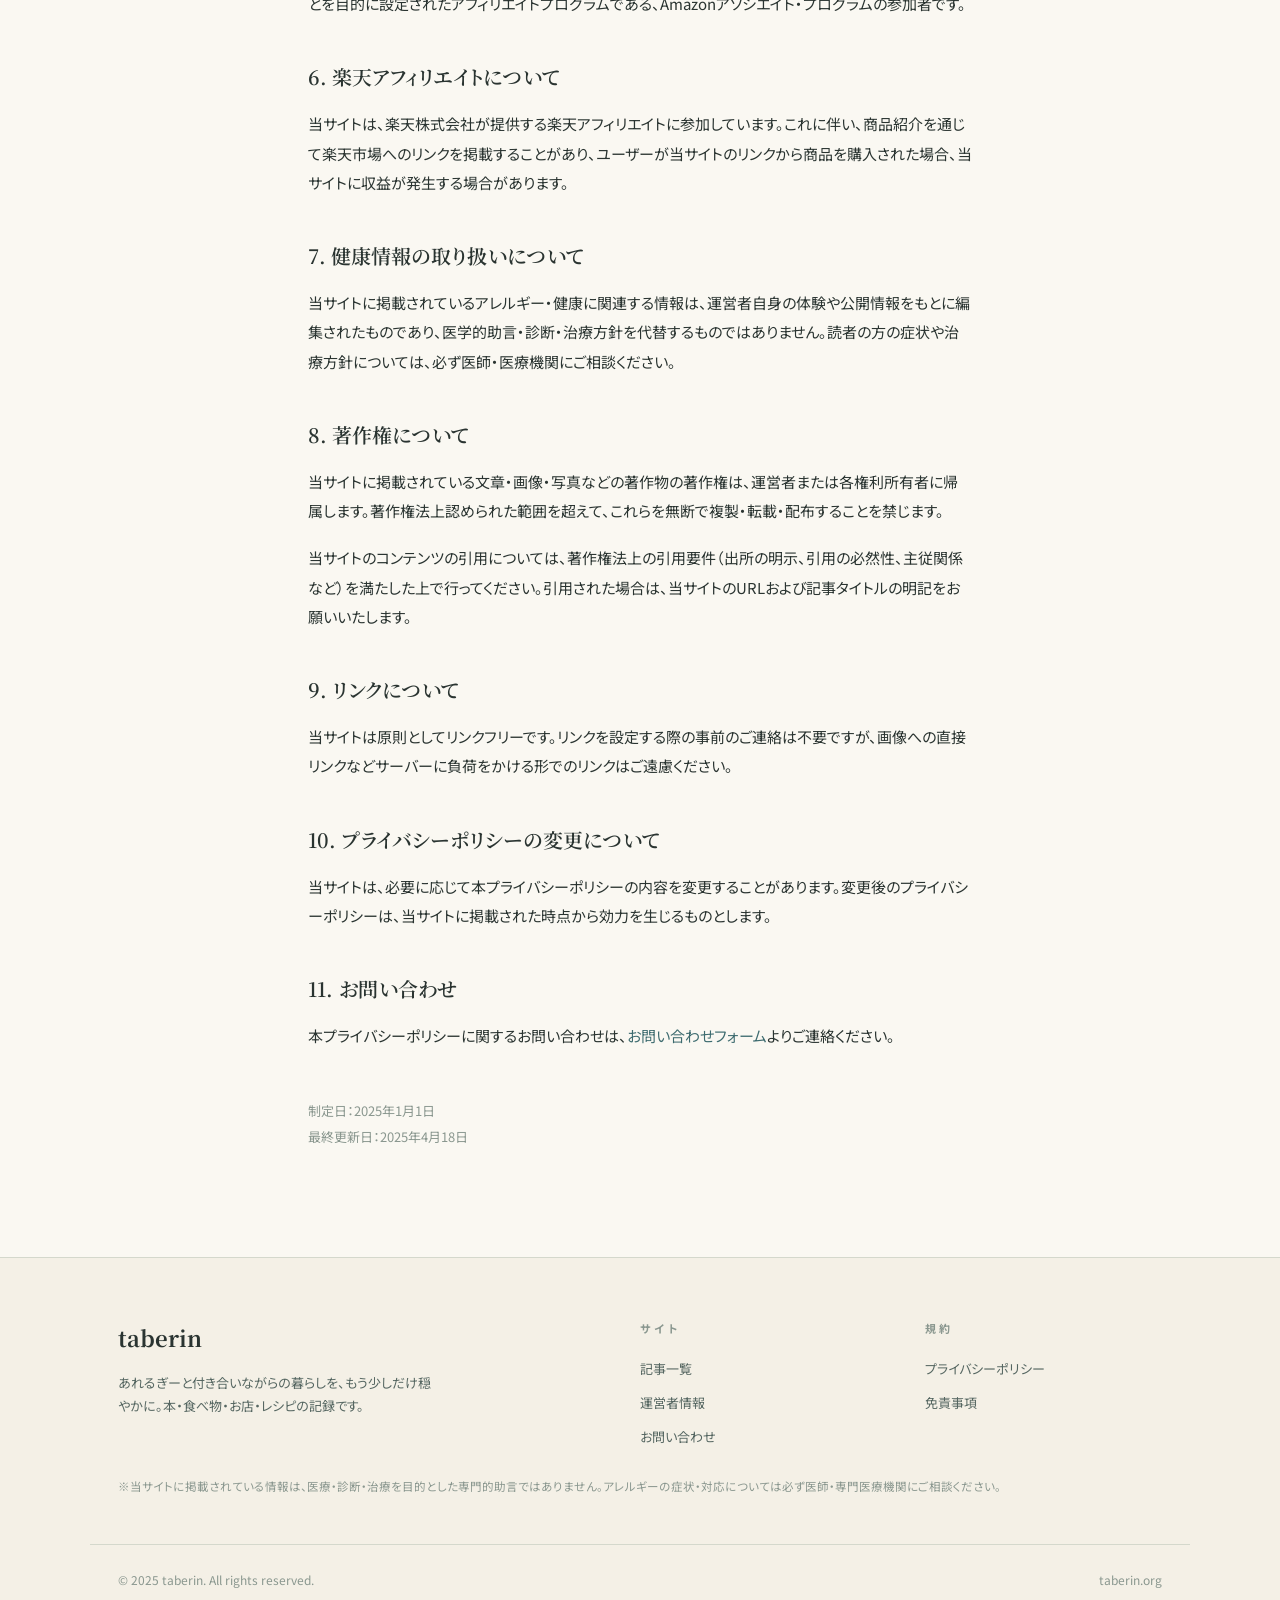
<file: privacy.html>
<!DOCTYPE html>
<html lang="ja">
<head>
<meta charset="UTF-8">
<meta name="viewport" content="width=device-width, initial-scale=1.0">
<title>プライバシーポリシー | taberin</title>
<meta name="description" content="taberinのプライバシーポリシー。個人情報の取り扱い、Cookie、広告配信、健康情報の取り扱いについて。">
<meta name="keywords" content="プライバシーポリシー,privacy,個人情報">
<meta property="og:title" content="プライバシーポリシー | taberin">
<meta property="og:description" content="taberinのプライバシーポリシー。個人情報の取り扱い、Cookie、広告配信、健康情報の取り扱いについて。">
<meta property="og:type" content="website">
<meta property="og:url" content="https://taberin.org/">
<link rel="preconnect" href="https://fonts.googleapis.com">
<link rel="preconnect" href="https://fonts.gstatic.com" crossorigin>
<link href="https://fonts.googleapis.com/css2?family=Noto+Sans+JP:wght@400;500;600&family=Noto+Serif+JP:wght@500;600;700&display=swap" rel="stylesheet">
<link rel="stylesheet" href="css/style.css">
</head>
<body>

<header class="site-header">
  <div class="header-inner">
    <a href="index.html" class="brand">
      <span class="brand-mark"></span>
      <span class="brand-text">
        taberin
        <small>allergy notes</small>
      </span>
    </a>
    <nav class="nav">
      <a href="index.html">記事一覧</a>
      <a href="about.html">運営者</a>
      <a href="contact.html">お問い合わせ</a>
    </nav>
  </div>
</header>

<section class="page-head">
  <div class="narrow">
    <div class="tag">— PRIVACY</div>
    <h1>プライバシーポリシー</h1>
  </div>
</section>

<main class="narrow page-body">
  <p>taberin（以下、「当サイト」といいます）は、ご利用いただく皆様のプライバシーを尊重し、個人情報の保護に努めています。本ポリシーでは、当サイトにおける個人情報の取り扱いについて以下のとおり定めます。</p>

  <h2>1. 個人情報の収集について</h2>
  <p>当サイトでは、お問い合わせフォームのご利用時に、お名前、メールアドレス、お問い合わせ内容などをご入力いただく場合があります。これらの情報は、お問い合わせに対するご返信および本人確認のためにのみ使用し、それ以外の目的では使用いたしません。</p>

  <h2>2. 個人情報の第三者提供について</h2>
  <p>当サイトでは、ご本人の同意なしに個人情報を第三者に開示・提供することはありません。ただし、以下のいずれかに該当する場合はこの限りではありません。</p>
  <ul>
    <li>法令に基づき開示が求められる場合</li>
    <li>人の生命、身体、または財産の保護のために必要な場合</li>
    <li>公衆衛生の向上または児童の健全な育成の推進のために特に必要な場合</li>
  </ul>

  <h2>3. アクセス解析ツールについて</h2>
  <p>当サイトでは、サイトの利用状況を把握するためにGoogleが提供する「Google Analytics」を利用しています。Google Analyticsはトラフィックデータの収集のためにCookieを使用しており、このトラフィックデータは匿名で収集され、個人を特定するものではありません。</p>
  <p>この機能はCookieを無効にすることで収集を拒否することができますので、お使いのブラウザの設定をご確認ください。Google Analyticsの利用規約に関する詳細は<a href="https://marketingplatform.google.com/about/analytics/terms/jp/" target="_blank" rel="noopener">Google Analytics利用規約</a>、Googleのプライバシーポリシーは<a href="https://policies.google.com/privacy?hl=ja" target="_blank" rel="noopener">こちら</a>をご確認ください。</p>

  <h2>4. 広告配信について</h2>
  <p>当サイトでは、第三者配信の広告サービス（Amazonアソシエイト、楽天アフィリエイト、A8.net、もしもアフィリエイト、i-mobile、忍者AdMaxなど）を利用しています。</p>
  <p>このような広告配信事業者は、ユーザーの興味に応じた商品やサービスの広告を表示するために、当サイトや他サイトへのアクセス情報「Cookie（クッキー）」を使用することがあります。Cookieを無効にする設定および広告配信事業者のオプトアウトについては、各事業者のWebサイトをご確認ください。</p>
  <p>また、第三者がコンテンツおよび宣伝を提供し、訪問者から直接情報を収集し、訪問者のブラウザにCookieを設定したり、これを認識したりする場合があります。</p>

  <h2>5. Amazonアソシエイトについて</h2>
  <p>taberinは、Amazon.co.jpを宣伝しリンクすることによってサイトが紹介料を獲得できる手段を提供することを目的に設定されたアフィリエイトプログラムである、Amazonアソシエイト・プログラムの参加者です。</p>

  <h2>6. 楽天アフィリエイトについて</h2>
  <p>当サイトは、楽天株式会社が提供する楽天アフィリエイトに参加しています。これに伴い、商品紹介を通じて楽天市場へのリンクを掲載することがあり、ユーザーが当サイトのリンクから商品を購入された場合、当サイトに収益が発生する場合があります。</p>

  <h2>7. 健康情報の取り扱いについて</h2>
  <p>当サイトに掲載されているアレルギー・健康に関連する情報は、運営者自身の体験や公開情報をもとに編集されたものであり、医学的助言・診断・治療方針を代替するものではありません。読者の方の症状や治療方針については、必ず医師・医療機関にご相談ください。</p>

  <h2>8. 著作権について</h2>
  <p>当サイトに掲載されている文章・画像・写真などの著作物の著作権は、運営者または各権利所有者に帰属します。著作権法上認められた範囲を超えて、これらを無断で複製・転載・配布することを禁じます。</p>
  <p>当サイトのコンテンツの引用については、著作権法上の引用要件（出所の明示、引用の必然性、主従関係など）を満たした上で行ってください。引用された場合は、当サイトのURLおよび記事タイトルの明記をお願いいたします。</p>

  <h2>9. リンクについて</h2>
  <p>当サイトは原則としてリンクフリーです。リンクを設定する際の事前のご連絡は不要ですが、画像への直接リンクなどサーバーに負荷をかける形でのリンクはご遠慮ください。</p>

  <h2>10. プライバシーポリシーの変更について</h2>
  <p>当サイトは、必要に応じて本プライバシーポリシーの内容を変更することがあります。変更後のプライバシーポリシーは、当サイトに掲載された時点から効力を生じるものとします。</p>

  <h2>11. お問い合わせ</h2>
  <p>本プライバシーポリシーに関するお問い合わせは、<a href="contact.html">お問い合わせフォーム</a>よりご連絡ください。</p>

  <p style="margin-top: 48px; font-size: 13px; color: var(--ink-mute);">制定日：2025年1月1日<br>最終更新日：2025年4月18日</p>
</main>

<footer class="site-footer">
  <div class="footer-inner">
    <div class="footer-brand">
      <h3>taberin</h3>
      <p>あれるぎーと付き合いながらの暮らしを、もう少しだけ穏やかに。本・食べ物・お店・レシピの記録です。</p>
    </div>
    <div class="footer-col">
      <h4>サイト</h4>
      <a href="index.html">記事一覧</a>
      <a href="about.html">運営者情報</a>
      <a href="contact.html">お問い合わせ</a>
    </div>
    <div class="footer-col">
      <h4>規約</h4>
      <a href="privacy.html">プライバシーポリシー</a>
      <a href="disclaimer.html">免責事項</a>
    </div>
  </div>
  <div class="footer-disclaimer">
    ※当サイトに掲載されている情報は、医療・診断・治療を目的とした専門的助言ではありません。アレルギーの症状・対応については必ず医師・専門医療機関にご相談ください。
  </div>
  <div class="footer-base">
    <span>© 2025 taberin. All rights reserved.</span>
    <span>taberin.org</span>
  </div>
</footer>

</body>
</html>
</file>
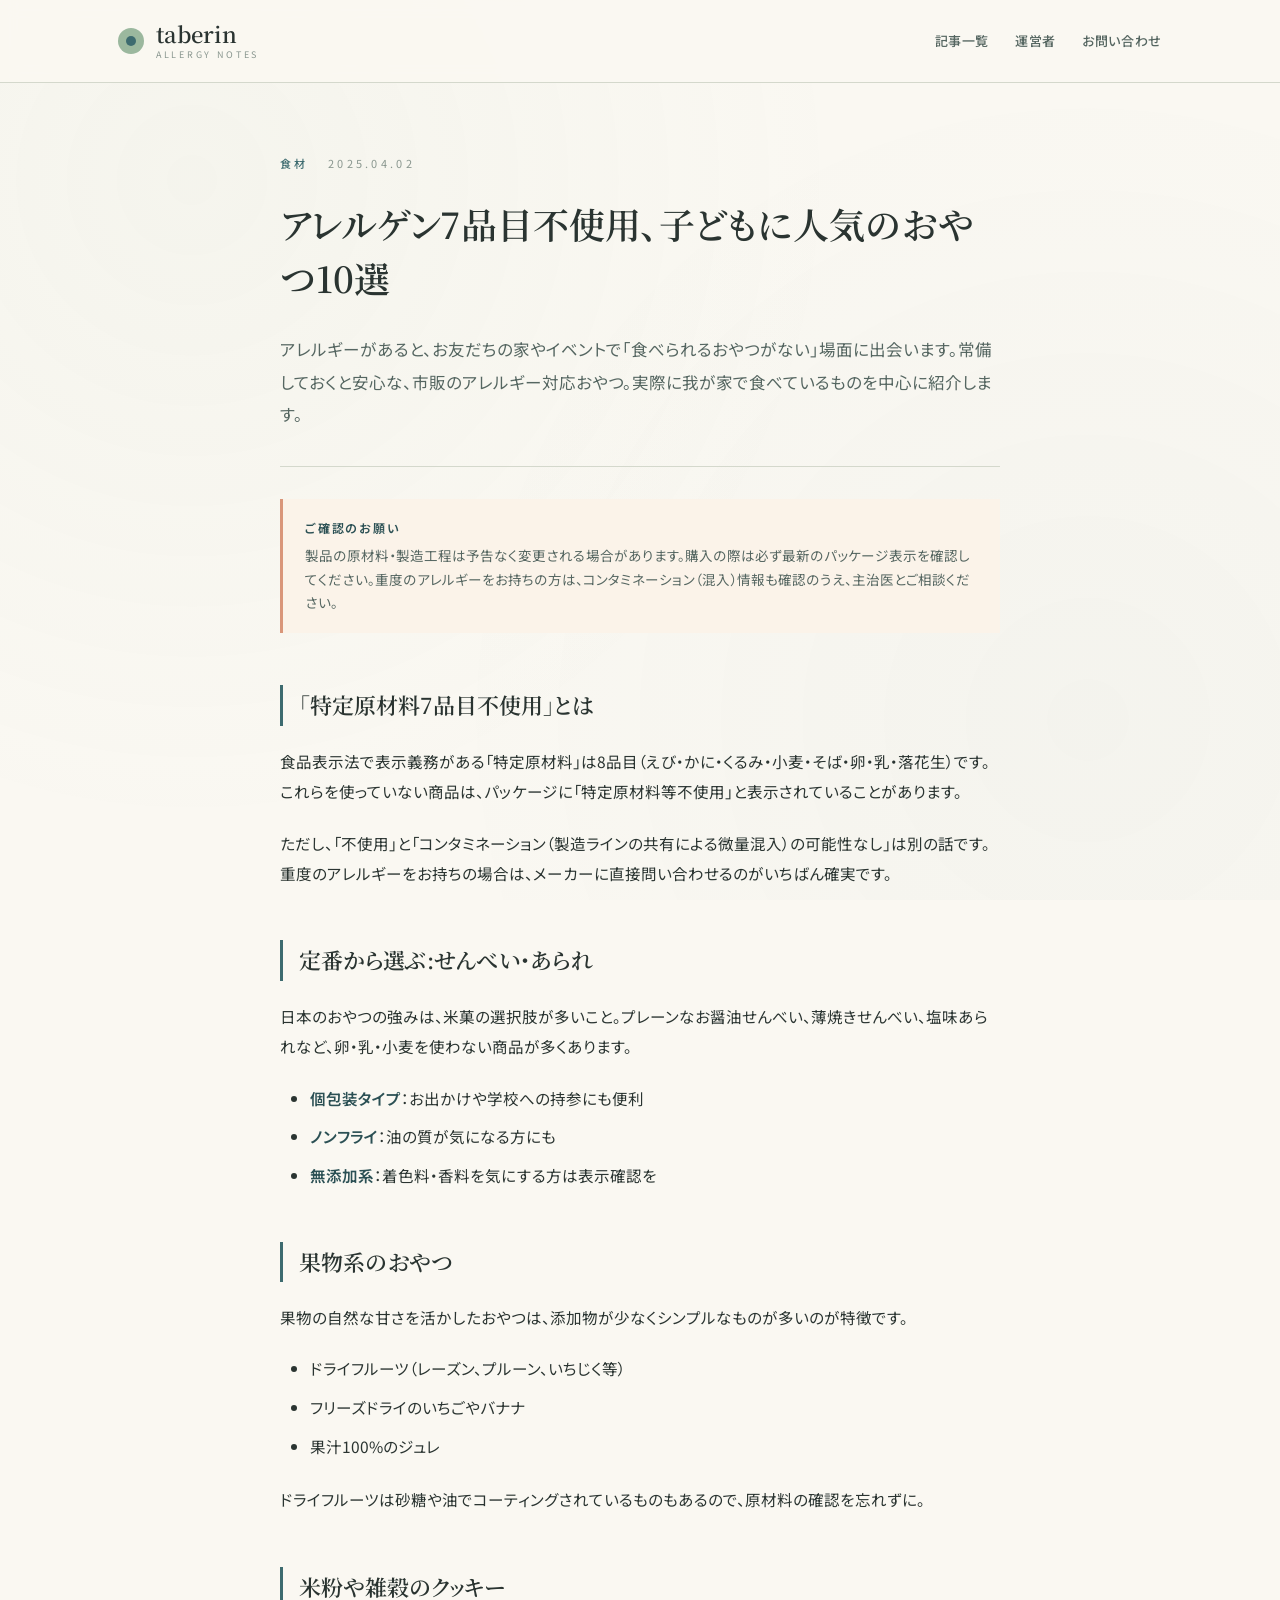
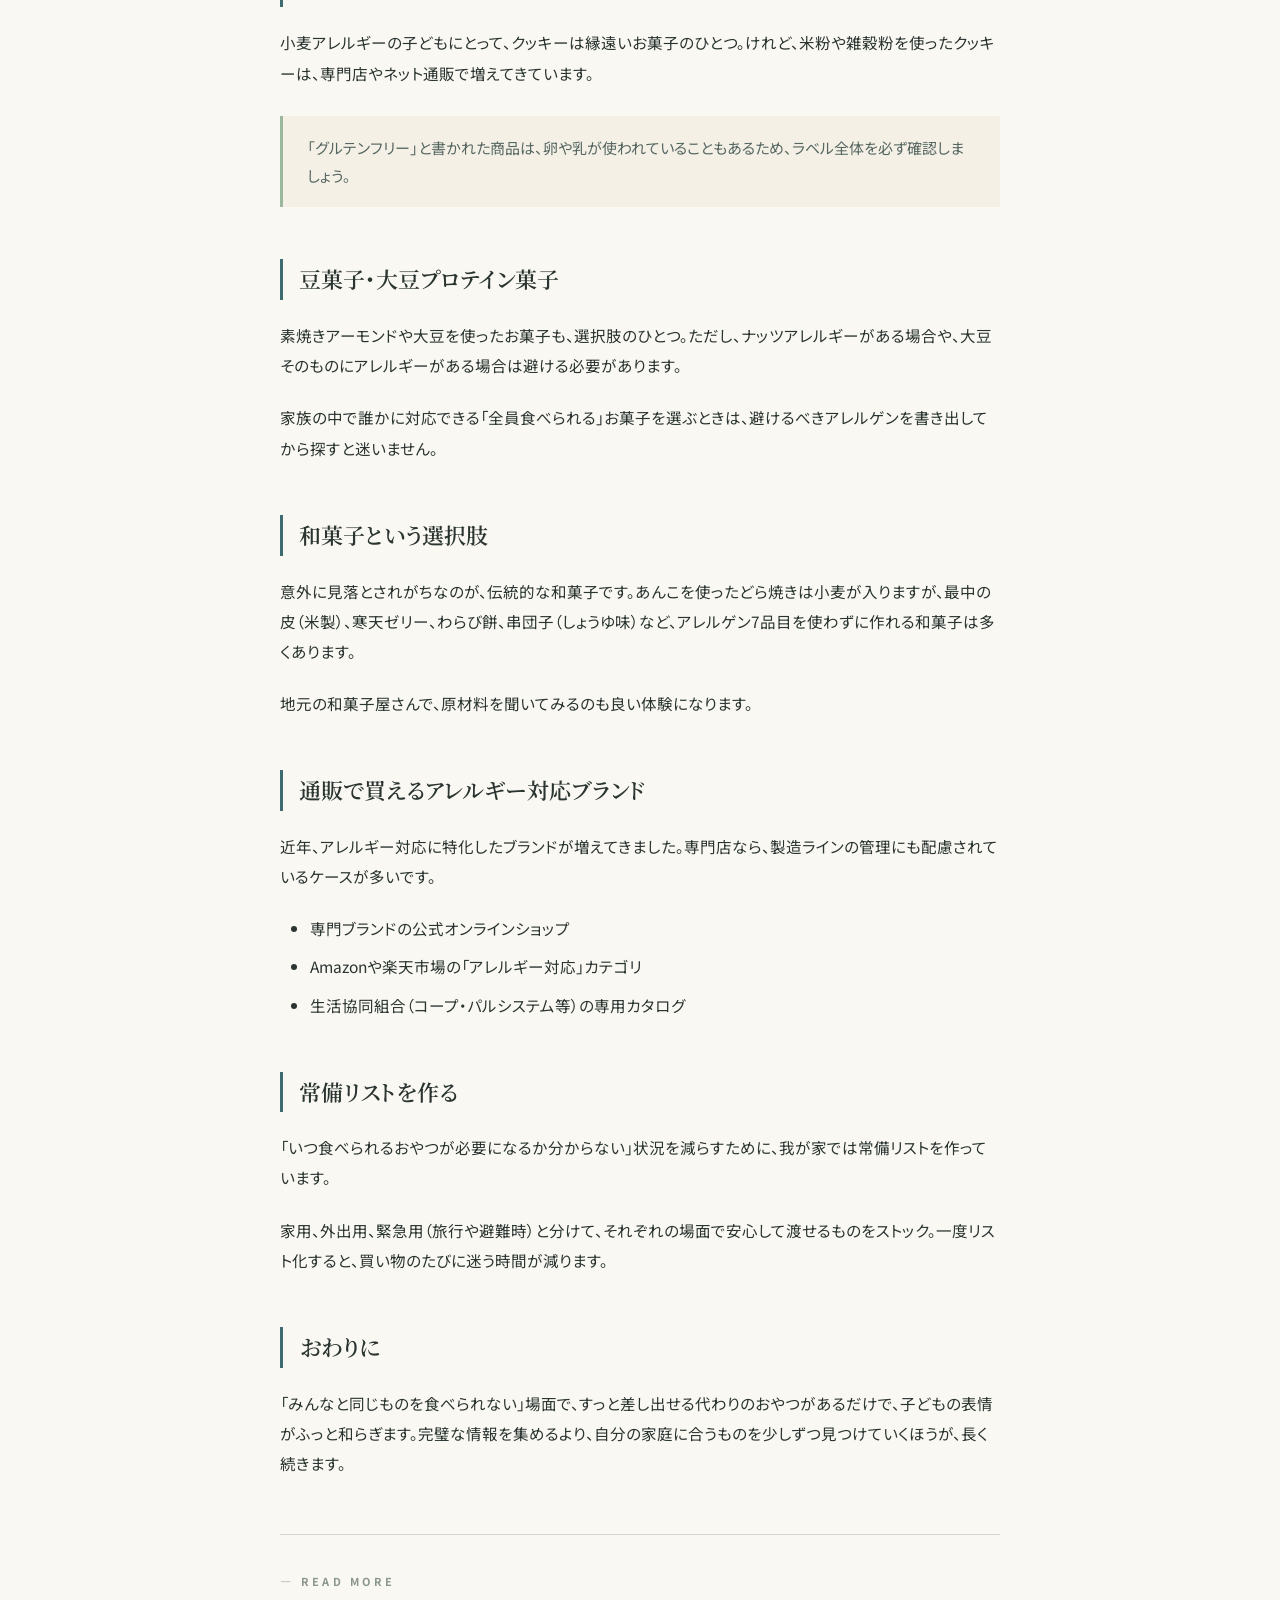
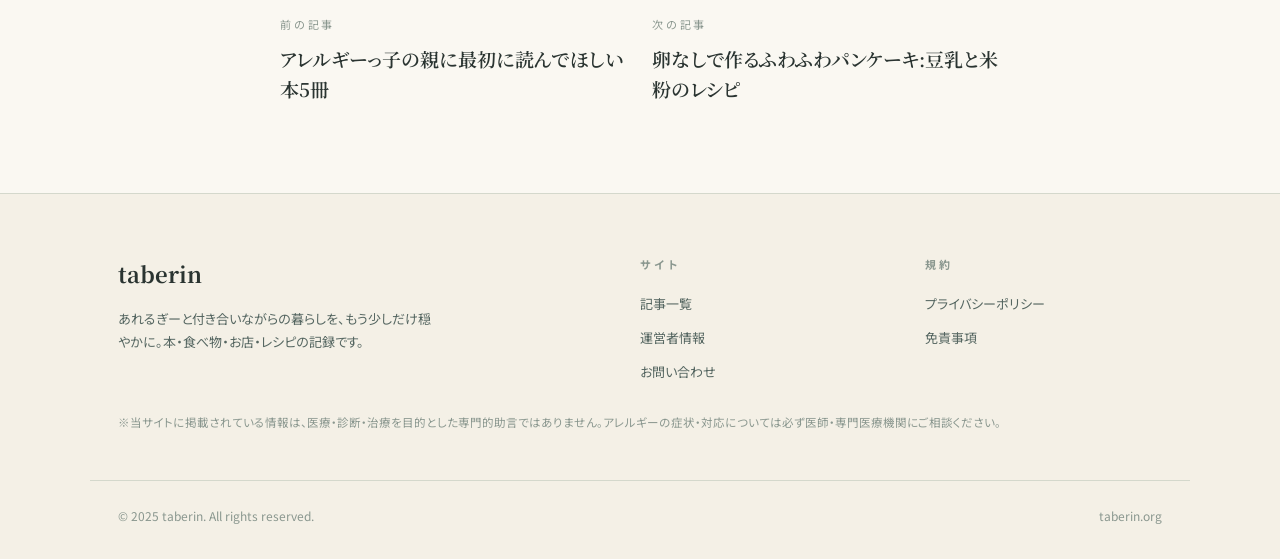
<file: articles/allergy-friendly-snacks.html>
<!DOCTYPE html>
<html lang="ja">
<head>
<meta charset="UTF-8">
<meta name="viewport" content="width=device-width, initial-scale=1.0">
<title>アレルゲン7品目不使用、子どもに人気のおやつ10選 | taberin</title>
<meta name="description" content="卵・乳・小麦などのアレルゲン7品目を使わない、子どもが喜んで食べてくれるおやつを実食ベースで10種類セレクト。スーパー・通販でも手に入るものを中心に。">
<meta name="keywords" content="アレルギー対応,おやつ,お菓子,7品目,子ども">
<meta property="og:title" content="アレルゲン7品目不使用、子どもに人気のおやつ10選 | taberin">
<meta property="og:description" content="卵・乳・小麦などのアレルゲン7品目を使わない、子どもが喜んで食べてくれるおやつを実食ベースで10種類セレクト。スーパー・通販でも手に入るものを中心に。">
<meta property="og:type" content="article">
<meta property="og:url" content="https://taberin.org/">
<link rel="preconnect" href="https://fonts.googleapis.com">
<link rel="preconnect" href="https://fonts.gstatic.com" crossorigin>
<link href="https://fonts.googleapis.com/css2?family=Noto+Sans+JP:wght@400;500;600&family=Noto+Serif+JP:wght@500;600;700&display=swap" rel="stylesheet">
<link rel="stylesheet" href="../css/style.css">
</head>
<body>

<header class="site-header">
  <div class="header-inner">
    <a href="../index.html" class="brand">
      <span class="brand-mark"></span>
      <span class="brand-text">
        taberin
        <small>allergy notes</small>
      </span>
    </a>
    <nav class="nav">
      <a href="../index.html">記事一覧</a>
      <a href="../about.html">運営者</a>
      <a href="../contact.html">お問い合わせ</a>
    </nav>
  </div>
</header>

<main class="narrow article">
  <div class="article-meta">
    <span class="cat">食材</span>
    <span>2025.04.02</span>
  </div>
  <h1>アレルゲン7品目不使用、子どもに人気のおやつ10選</h1>
  <p class="article-lead">アレルギーがあると、お友だちの家やイベントで「食べられるおやつがない」場面に出会います。常備しておくと安心な、市販のアレルギー対応おやつ。実際に我が家で食べているものを中心に紹介します。</p>

  <div class="article-body">

    <div class="med-notice">
      <strong>ご確認のお願い</strong>
      製品の原材料・製造工程は予告なく変更される場合があります。購入の際は必ず最新のパッケージ表示を確認してください。重度のアレルギーをお持ちの方は、コンタミネーション（混入）情報も確認のうえ、主治医とご相談ください。
    </div>

    <h2>「特定原材料7品目不使用」とは</h2>
    <p>食品表示法で表示義務がある「特定原材料」は8品目（えび・かに・くるみ・小麦・そば・卵・乳・落花生）です。これらを使っていない商品は、パッケージに「特定原材料等不使用」と表示されていることがあります。</p>
    <p>ただし、「不使用」と「コンタミネーション（製造ラインの共有による微量混入）の可能性なし」は別の話です。重度のアレルギーをお持ちの場合は、メーカーに直接問い合わせるのがいちばん確実です。</p>

    <h2>定番から選ぶ:せんべい・あられ</h2>
    <p>日本のおやつの強みは、米菓の選択肢が多いこと。プレーンなお醤油せんべい、薄焼きせんべい、塩味あられなど、卵・乳・小麦を使わない商品が多くあります。</p>
    <ul>
      <li><strong>個包装タイプ</strong>：お出かけや学校への持参にも便利</li>
      <li><strong>ノンフライ</strong>：油の質が気になる方にも</li>
      <li><strong>無添加系</strong>：着色料・香料を気にする方は表示確認を</li>
    </ul>

    <h2>果物系のおやつ</h2>
    <p>果物の自然な甘さを活かしたおやつは、添加物が少なくシンプルなものが多いのが特徴です。</p>
    <ul>
      <li>ドライフルーツ（レーズン、プルーン、いちじく等）</li>
      <li>フリーズドライのいちごやバナナ</li>
      <li>果汁100%のジュレ</li>
    </ul>
    <p>ドライフルーツは砂糖や油でコーティングされているものもあるので、原材料の確認を忘れずに。</p>

    <h2>米粉や雑穀のクッキー</h2>
    <p>小麦アレルギーの子どもにとって、クッキーは縁遠いお菓子のひとつ。けれど、米粉や雑穀粉を使ったクッキーは、専門店やネット通販で増えてきています。</p>
    <blockquote>「グルテンフリー」と書かれた商品は、卵や乳が使われていることもあるため、ラベル全体を必ず確認しましょう。</blockquote>

    <h2>豆菓子・大豆プロテイン菓子</h2>
    <p>素焼きアーモンドや大豆を使ったお菓子も、選択肢のひとつ。ただし、ナッツアレルギーがある場合や、大豆そのものにアレルギーがある場合は避ける必要があります。</p>
    <p>家族の中で誰かに対応できる「全員食べられる」お菓子を選ぶときは、避けるべきアレルゲンを書き出してから探すと迷いません。</p>

    <h2>和菓子という選択肢</h2>
    <p>意外に見落とされがちなのが、伝統的な和菓子です。あんこを使ったどら焼きは小麦が入りますが、最中の皮（米製）、寒天ゼリー、わらび餅、串団子（しょうゆ味）など、アレルゲン7品目を使わずに作れる和菓子は多くあります。</p>
    <p>地元の和菓子屋さんで、原材料を聞いてみるのも良い体験になります。</p>

    <h2>通販で買えるアレルギー対応ブランド</h2>
    <p>近年、アレルギー対応に特化したブランドが増えてきました。専門店なら、製造ラインの管理にも配慮されているケースが多いです。</p>
    <ul>
      <li>専門ブランドの公式オンラインショップ</li>
      <li>Amazonや楽天市場の「アレルギー対応」カテゴリ</li>
      <li>生活協同組合（コープ・パルシステム等）の専用カタログ</li>
    </ul>

    <h2>常備リストを作る</h2>
    <p>「いつ食べられるおやつが必要になるか分からない」状況を減らすために、我が家では常備リストを作っています。</p>
    <p>家用、外出用、緊急用（旅行や避難時）と分けて、それぞれの場面で安心して渡せるものをストック。一度リスト化すると、買い物のたびに迷う時間が減ります。</p>

    <h2>おわりに</h2>
    <p>「みんなと同じものを食べられない」場面で、すっと差し出せる代わりのおやつがあるだけで、子どもの表情がふっと和らぎます。完璧な情報を集めるより、自分の家庭に合うものを少しずつ見つけていくほうが、長く続きます。</p>

  </div>

  <nav class="read-more">
    <h4>— READ MORE</h4>
    <div class="read-more-grid">
      <a href="recommended-books.html" class="card">
        <div class="card-meta"><span>前の記事</span></div>
        <h3>アレルギーっ子の親に最初に読んでほしい本5冊</h3>
      </a>
      <a href="egg-free-pancake.html" class="card">
        <div class="card-meta"><span>次の記事</span></div>
        <h3>卵なしで作るふわふわパンケーキ:豆乳と米粉のレシピ</h3>
      </a>
    </div>
  </nav>
</main>

<footer class="site-footer">
  <div class="footer-inner">
    <div class="footer-brand">
      <h3>taberin</h3>
      <p>あれるぎーと付き合いながらの暮らしを、もう少しだけ穏やかに。本・食べ物・お店・レシピの記録です。</p>
    </div>
    <div class="footer-col">
      <h4>サイト</h4>
      <a href="../index.html">記事一覧</a>
      <a href="../about.html">運営者情報</a>
      <a href="../contact.html">お問い合わせ</a>
    </div>
    <div class="footer-col">
      <h4>規約</h4>
      <a href="../privacy.html">プライバシーポリシー</a>
      <a href="../disclaimer.html">免責事項</a>
    </div>
  </div>
  <div class="footer-disclaimer">
    ※当サイトに掲載されている情報は、医療・診断・治療を目的とした専門的助言ではありません。アレルギーの症状・対応については必ず医師・専門医療機関にご相談ください。
  </div>
  <div class="footer-base">
    <span>© 2025 taberin. All rights reserved.</span>
    <span>taberin.org</span>
  </div>
</footer>

</body>
</html>
</file>
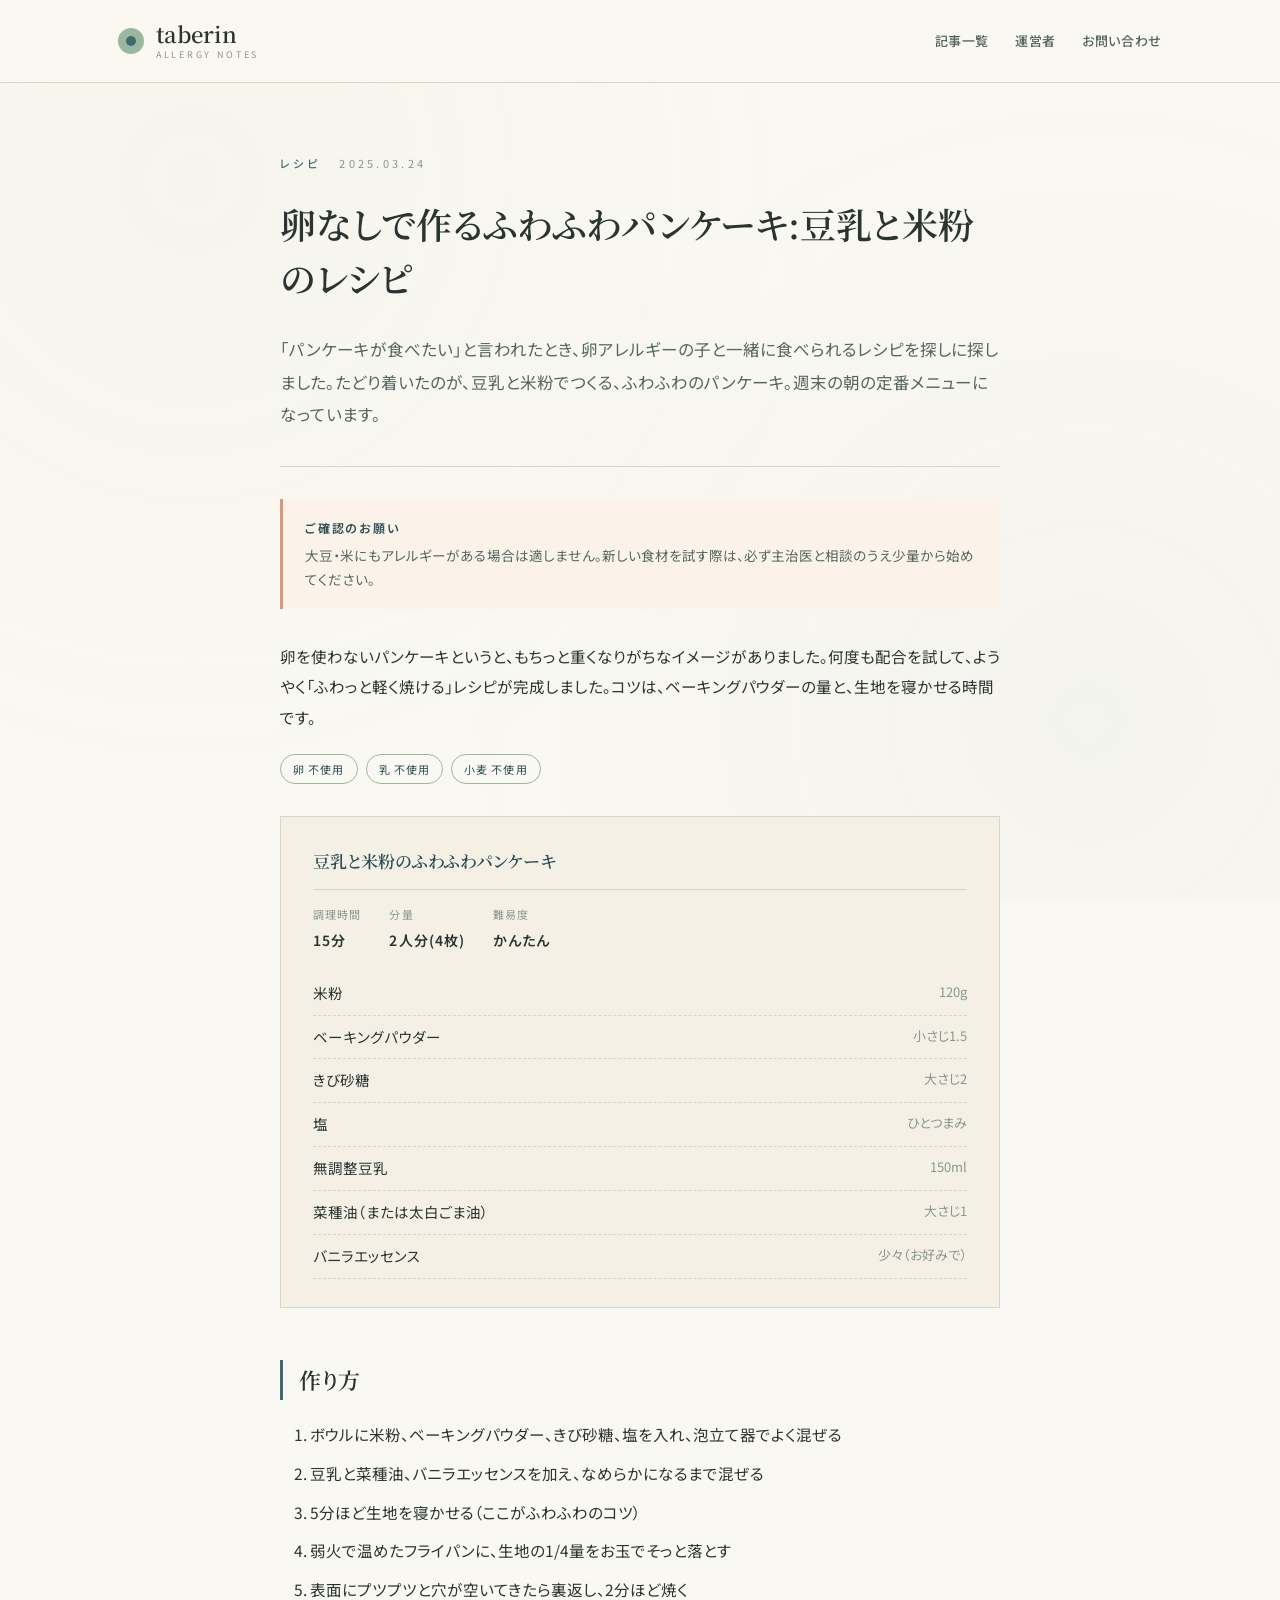
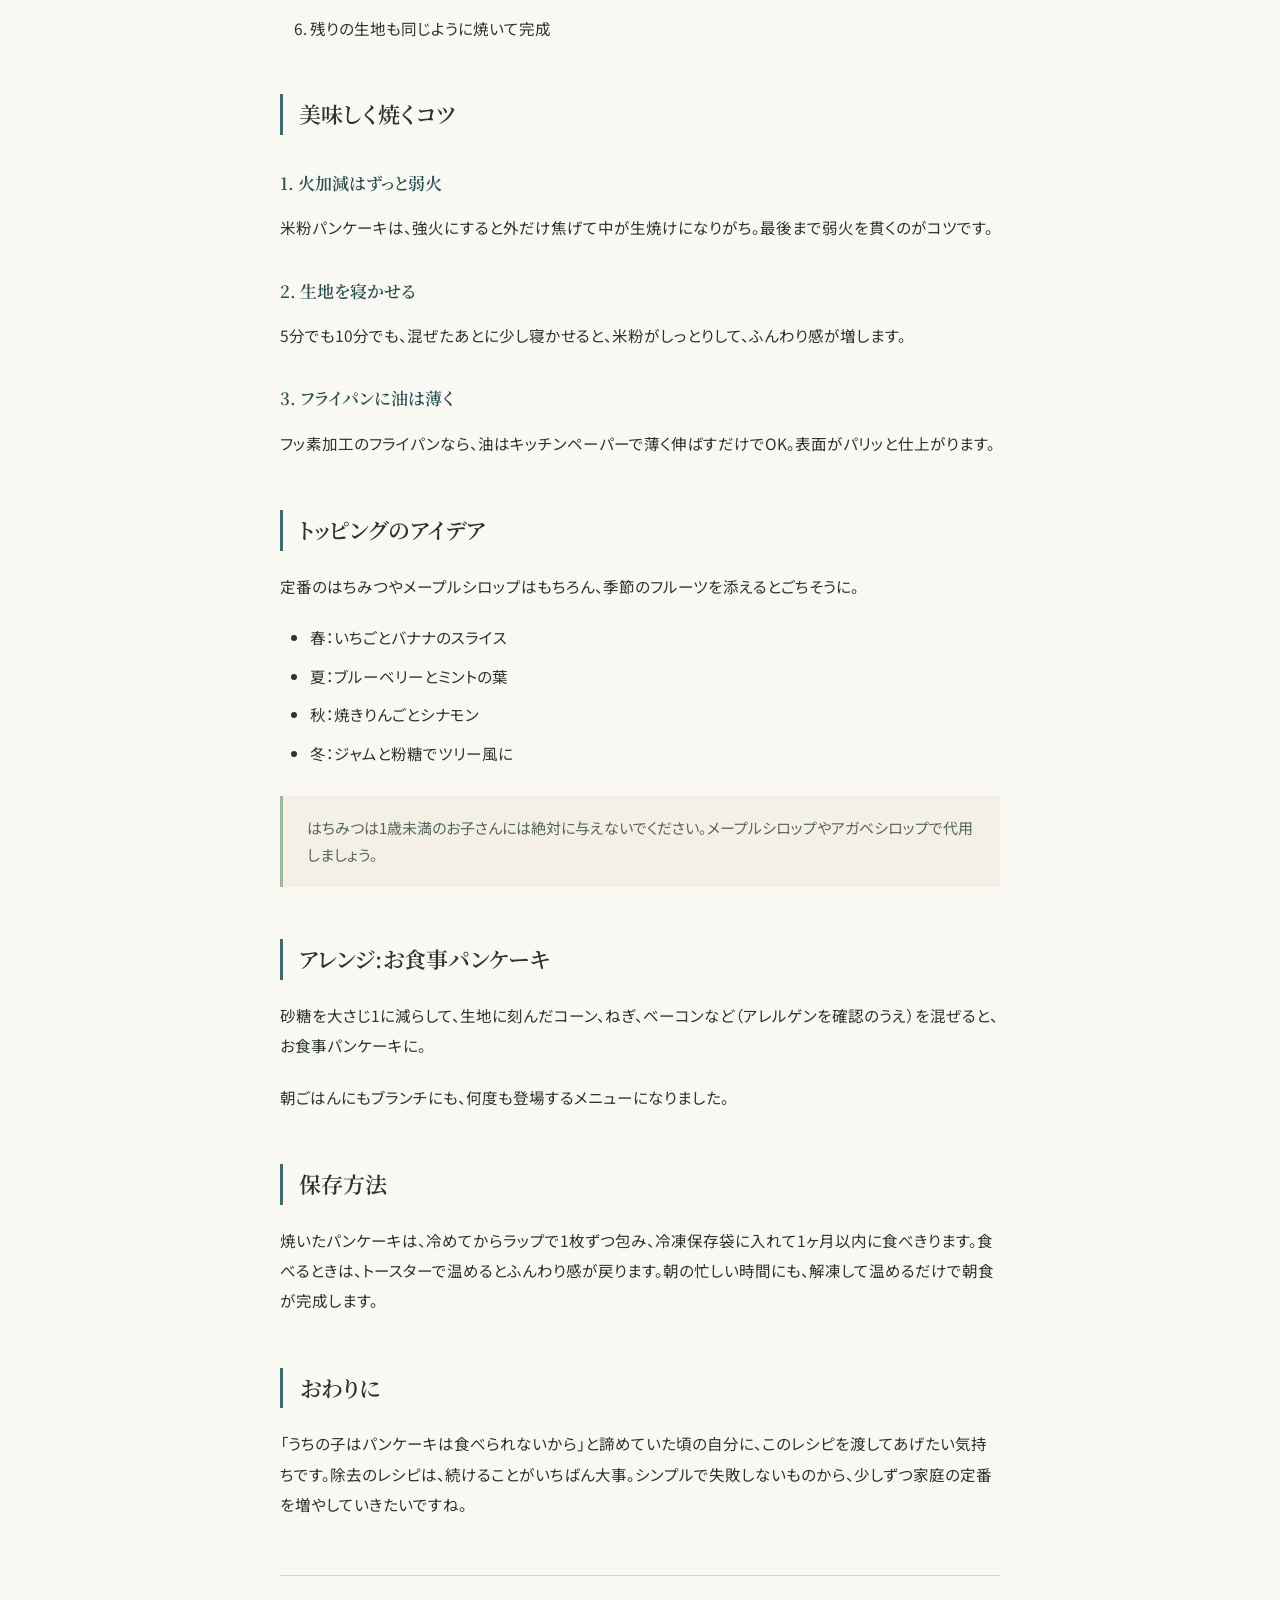
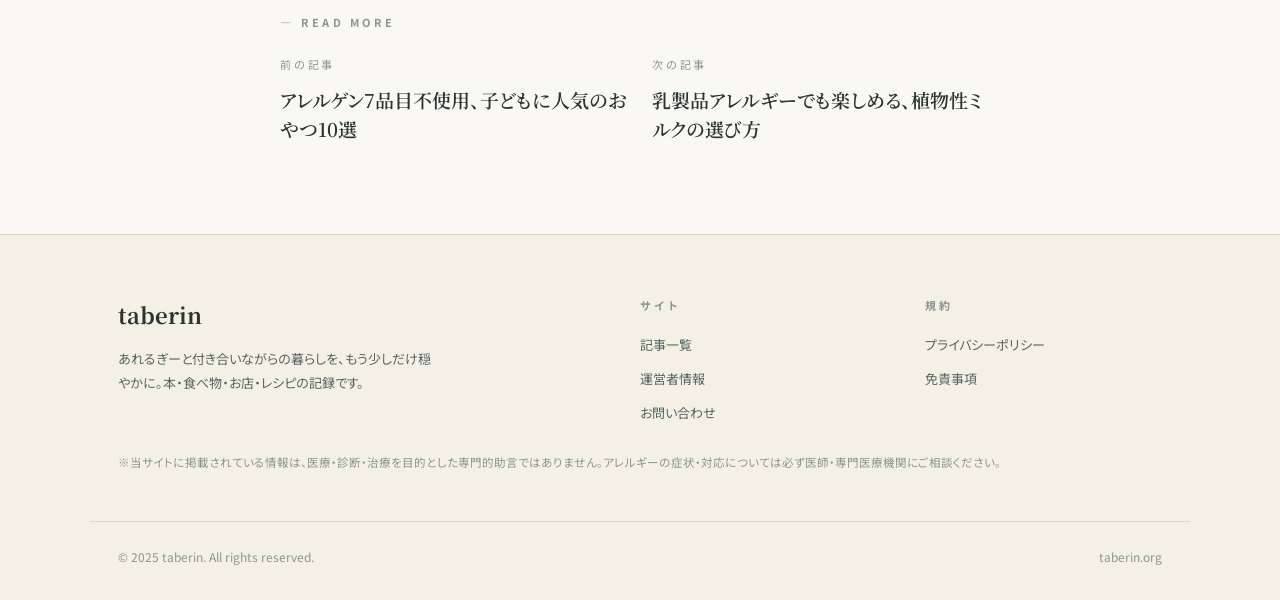
<file: articles/egg-free-pancake.html>
<!DOCTYPE html>
<html lang="ja">
<head>
<meta charset="UTF-8">
<meta name="viewport" content="width=device-width, initial-scale=1.0">
<title>卵なしで作るふわふわパンケーキ:豆乳と米粉のレシピ | taberin</title>
<meta name="description" content="卵を使わなくても、ふんわり美味しいパンケーキは作れます。豆乳と米粉を使った、子どもが喜ぶ卵不使用パンケーキのレシピ。混ぜて焼くだけ。">
<meta name="keywords" content="卵アレルギー,パンケーキ,豆乳,米粉,レシピ,グルテンフリー">
<meta property="og:title" content="卵なしで作るふわふわパンケーキ:豆乳と米粉のレシピ | taberin">
<meta property="og:description" content="卵を使わなくても、ふんわり美味しいパンケーキは作れます。豆乳と米粉を使った、子どもが喜ぶ卵不使用パンケーキのレシピ。混ぜて焼くだけ。">
<meta property="og:type" content="article">
<meta property="og:url" content="https://taberin.org/">
<link rel="preconnect" href="https://fonts.googleapis.com">
<link rel="preconnect" href="https://fonts.gstatic.com" crossorigin>
<link href="https://fonts.googleapis.com/css2?family=Noto+Sans+JP:wght@400;500;600&family=Noto+Serif+JP:wght@500;600;700&display=swap" rel="stylesheet">
<link rel="stylesheet" href="../css/style.css">
</head>
<body>

<header class="site-header">
  <div class="header-inner">
    <a href="../index.html" class="brand">
      <span class="brand-mark"></span>
      <span class="brand-text">
        taberin
        <small>allergy notes</small>
      </span>
    </a>
    <nav class="nav">
      <a href="../index.html">記事一覧</a>
      <a href="../about.html">運営者</a>
      <a href="../contact.html">お問い合わせ</a>
    </nav>
  </div>
</header>

<main class="narrow article">
  <div class="article-meta">
    <span class="cat">レシピ</span>
    <span>2025.03.24</span>
  </div>
  <h1>卵なしで作るふわふわパンケーキ:豆乳と米粉のレシピ</h1>
  <p class="article-lead">「パンケーキが食べたい」と言われたとき、卵アレルギーの子と一緒に食べられるレシピを探しに探しました。たどり着いたのが、豆乳と米粉でつくる、ふわふわのパンケーキ。週末の朝の定番メニューになっています。</p>

  <div class="article-body">

    <div class="med-notice">
      <strong>ご確認のお願い</strong>
      大豆・米にもアレルギーがある場合は適しません。新しい食材を試す際は、必ず主治医と相談のうえ少量から始めてください。
    </div>

    <p>卵を使わないパンケーキというと、もちっと重くなりがちなイメージがありました。何度も配合を試して、ようやく「ふわっと軽く焼ける」レシピが完成しました。コツは、ベーキングパウダーの量と、生地を寝かせる時間です。</p>

    <div class="allergen-tags">
      <span class="allergen-tag">卵 不使用</span>
      <span class="allergen-tag">乳 不使用</span>
      <span class="allergen-tag">小麦 不使用</span>
    </div>

    <div class="recipe-card">
      <h3>豆乳と米粉のふわふわパンケーキ</h3>
      <div class="meta-row">
        <span>調理時間<b>15分</b></span>
        <span>分量<b>2人分(4枚)</b></span>
        <span>難易度<b>かんたん</b></span>
      </div>
      <ul>
        <li>米粉 <span>120g</span></li>
        <li>ベーキングパウダー <span>小さじ1.5</span></li>
        <li>きび砂糖 <span>大さじ2</span></li>
        <li>塩 <span>ひとつまみ</span></li>
        <li>無調整豆乳 <span>150ml</span></li>
        <li>菜種油（または太白ごま油） <span>大さじ1</span></li>
        <li>バニラエッセンス <span>少々（お好みで）</span></li>
      </ul>
    </div>

    <h2>作り方</h2>
    <ol>
      <li>ボウルに米粉、ベーキングパウダー、きび砂糖、塩を入れ、泡立て器でよく混ぜる</li>
      <li>豆乳と菜種油、バニラエッセンスを加え、なめらかになるまで混ぜる</li>
      <li>5分ほど生地を寝かせる（ここがふわふわのコツ）</li>
      <li>弱火で温めたフライパンに、生地の1/4量をお玉でそっと落とす</li>
      <li>表面にプツプツと穴が空いてきたら裏返し、2分ほど焼く</li>
      <li>残りの生地も同じように焼いて完成</li>
    </ol>

    <h2>美味しく焼くコツ</h2>
    <h3>1. 火加減はずっと弱火</h3>
    <p>米粉パンケーキは、強火にすると外だけ焦げて中が生焼けになりがち。最後まで弱火を貫くのがコツです。</p>

    <h3>2. 生地を寝かせる</h3>
    <p>5分でも10分でも、混ぜたあとに少し寝かせると、米粉がしっとりして、ふんわり感が増します。</p>

    <h3>3. フライパンに油は薄く</h3>
    <p>フッ素加工のフライパンなら、油はキッチンペーパーで薄く伸ばすだけでOK。表面がパリッと仕上がります。</p>

    <h2>トッピングのアイデア</h2>
    <p>定番のはちみつやメープルシロップはもちろん、季節のフルーツを添えるとごちそうに。</p>
    <ul>
      <li>春：いちごとバナナのスライス</li>
      <li>夏：ブルーベリーとミントの葉</li>
      <li>秋：焼きりんごとシナモン</li>
      <li>冬：ジャムと粉糖でツリー風に</li>
    </ul>
    <blockquote>はちみつは1歳未満のお子さんには絶対に与えないでください。メープルシロップやアガベシロップで代用しましょう。</blockquote>

    <h2>アレンジ:お食事パンケーキ</h2>
    <p>砂糖を大さじ1に減らして、生地に刻んだコーン、ねぎ、ベーコンなど（アレルゲンを確認のうえ）を混ぜると、お食事パンケーキに。</p>
    <p>朝ごはんにもブランチにも、何度も登場するメニューになりました。</p>

    <h2>保存方法</h2>
    <p>焼いたパンケーキは、冷めてからラップで1枚ずつ包み、冷凍保存袋に入れて1ヶ月以内に食べきります。食べるときは、トースターで温めるとふんわり感が戻ります。朝の忙しい時間にも、解凍して温めるだけで朝食が完成します。</p>

    <h2>おわりに</h2>
    <p>「うちの子はパンケーキは食べられないから」と諦めていた頃の自分に、このレシピを渡してあげたい気持ちです。除去のレシピは、続けることがいちばん大事。シンプルで失敗しないものから、少しずつ家庭の定番を増やしていきたいですね。</p>

  </div>

  <nav class="read-more">
    <h4>— READ MORE</h4>
    <div class="read-more-grid">
      <a href="allergy-friendly-snacks.html" class="card">
        <div class="card-meta"><span>前の記事</span></div>
        <h3>アレルゲン7品目不使用、子どもに人気のおやつ10選</h3>
      </a>
      <a href="plant-based-milk.html" class="card">
        <div class="card-meta"><span>次の記事</span></div>
        <h3>乳製品アレルギーでも楽しめる、植物性ミルクの選び方</h3>
      </a>
    </div>
  </nav>
</main>

<footer class="site-footer">
  <div class="footer-inner">
    <div class="footer-brand">
      <h3>taberin</h3>
      <p>あれるぎーと付き合いながらの暮らしを、もう少しだけ穏やかに。本・食べ物・お店・レシピの記録です。</p>
    </div>
    <div class="footer-col">
      <h4>サイト</h4>
      <a href="../index.html">記事一覧</a>
      <a href="../about.html">運営者情報</a>
      <a href="../contact.html">お問い合わせ</a>
    </div>
    <div class="footer-col">
      <h4>規約</h4>
      <a href="../privacy.html">プライバシーポリシー</a>
      <a href="../disclaimer.html">免責事項</a>
    </div>
  </div>
  <div class="footer-disclaimer">
    ※当サイトに掲載されている情報は、医療・診断・治療を目的とした専門的助言ではありません。アレルギーの症状・対応については必ず医師・専門医療機関にご相談ください。
  </div>
  <div class="footer-base">
    <span>© 2025 taberin. All rights reserved.</span>
    <span>taberin.org</span>
  </div>
</footer>

</body>
</html>
</file>
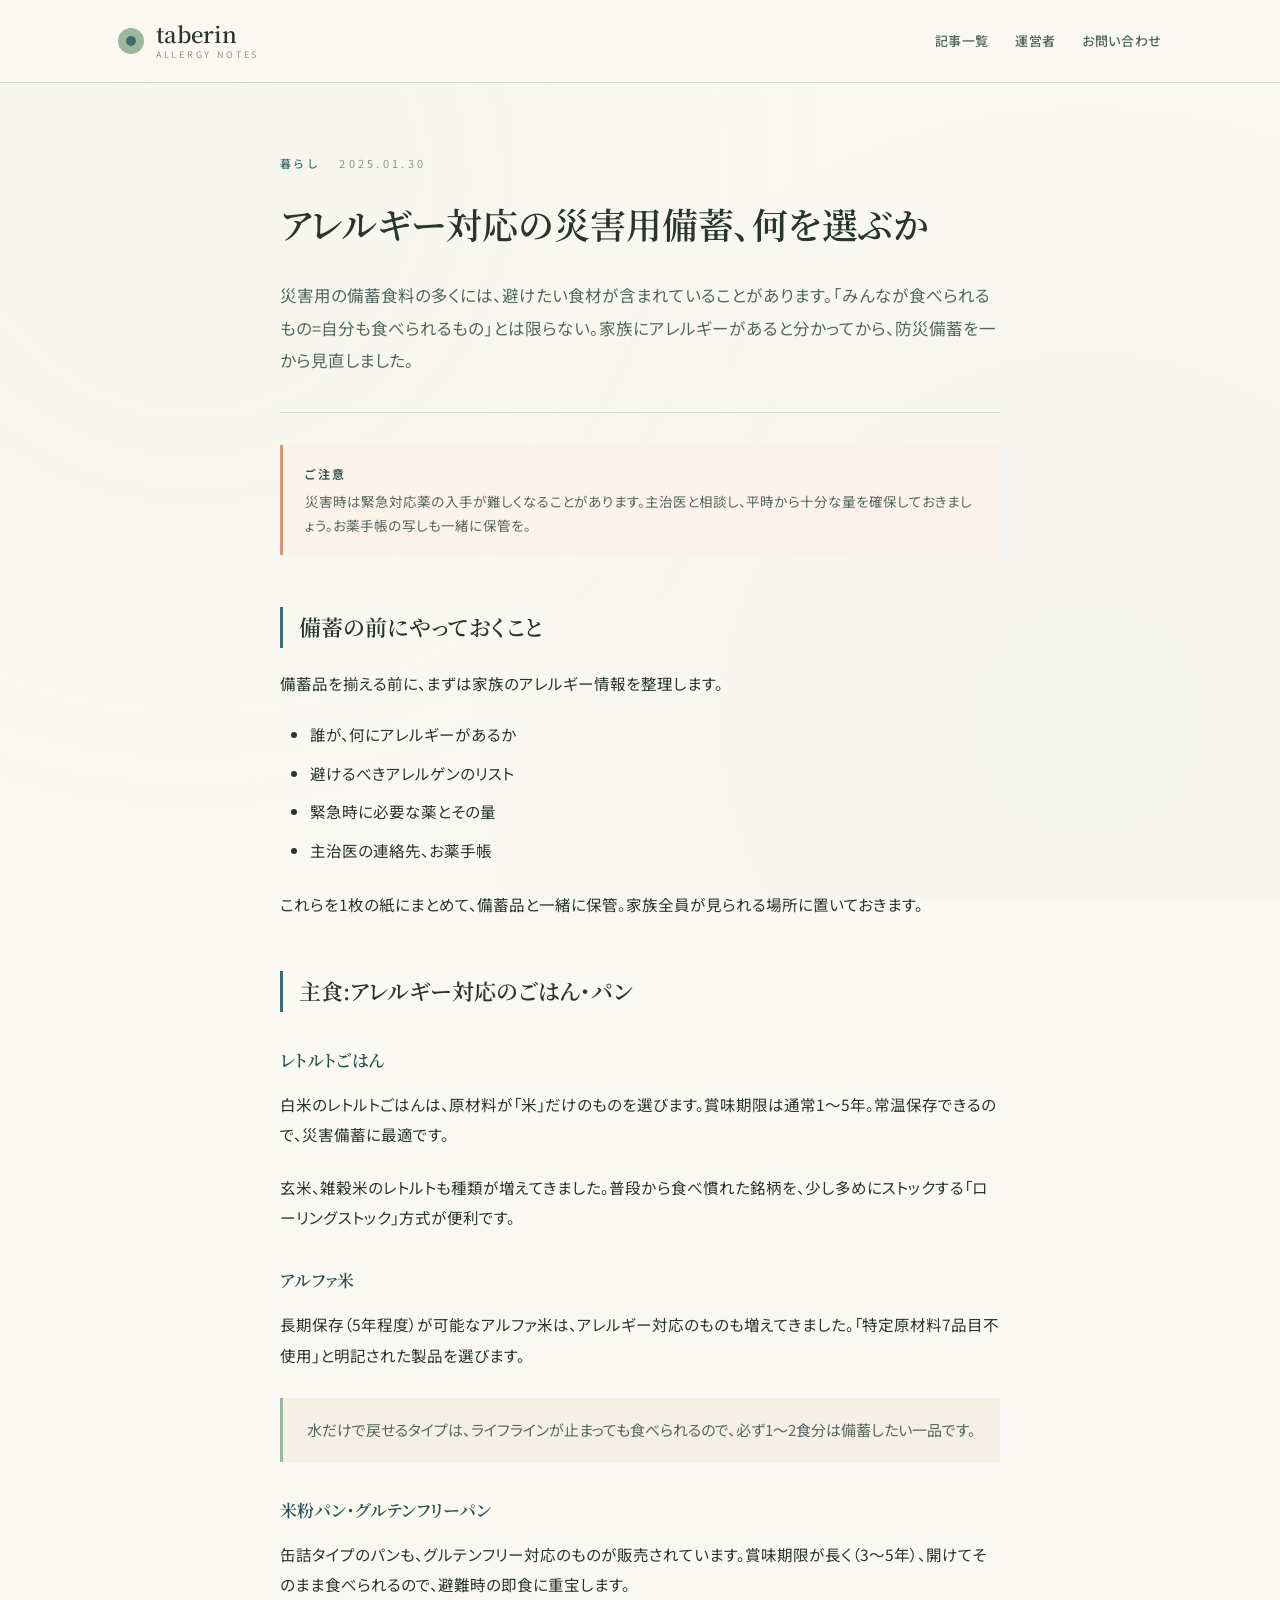
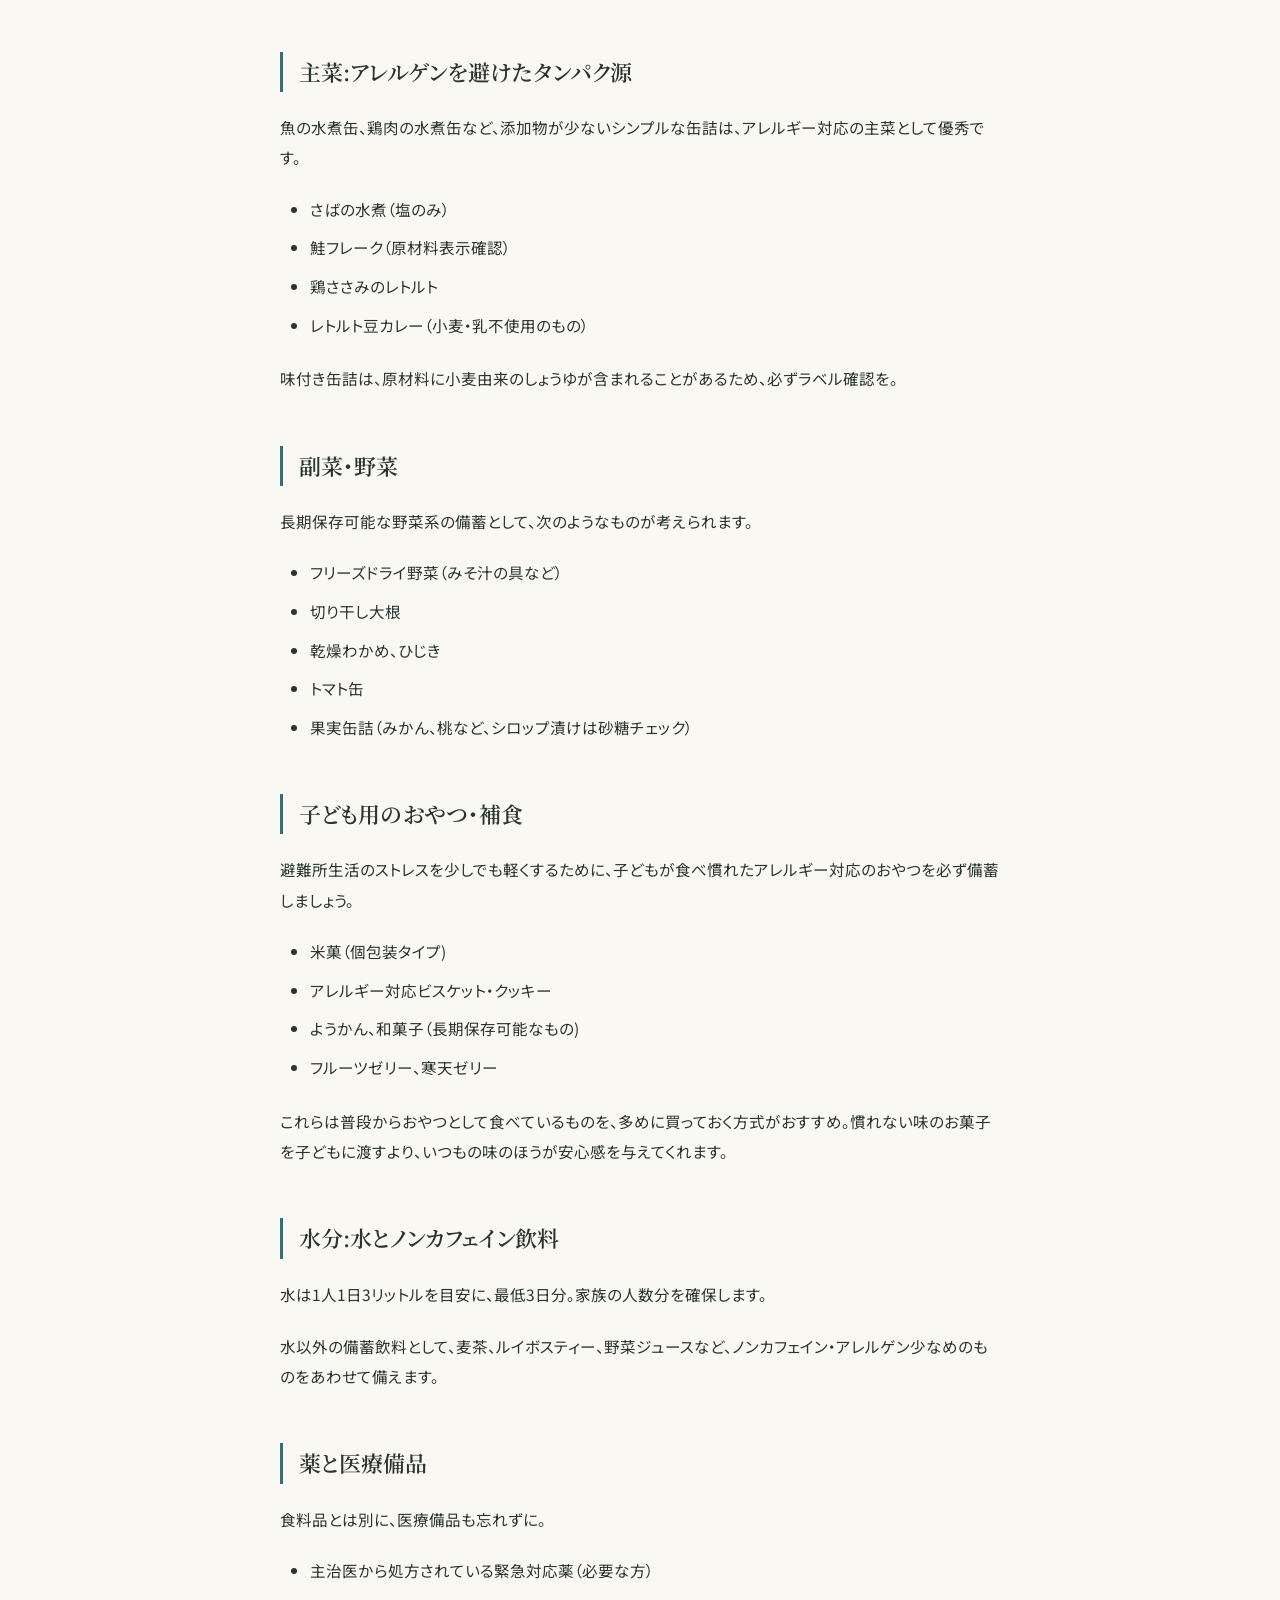
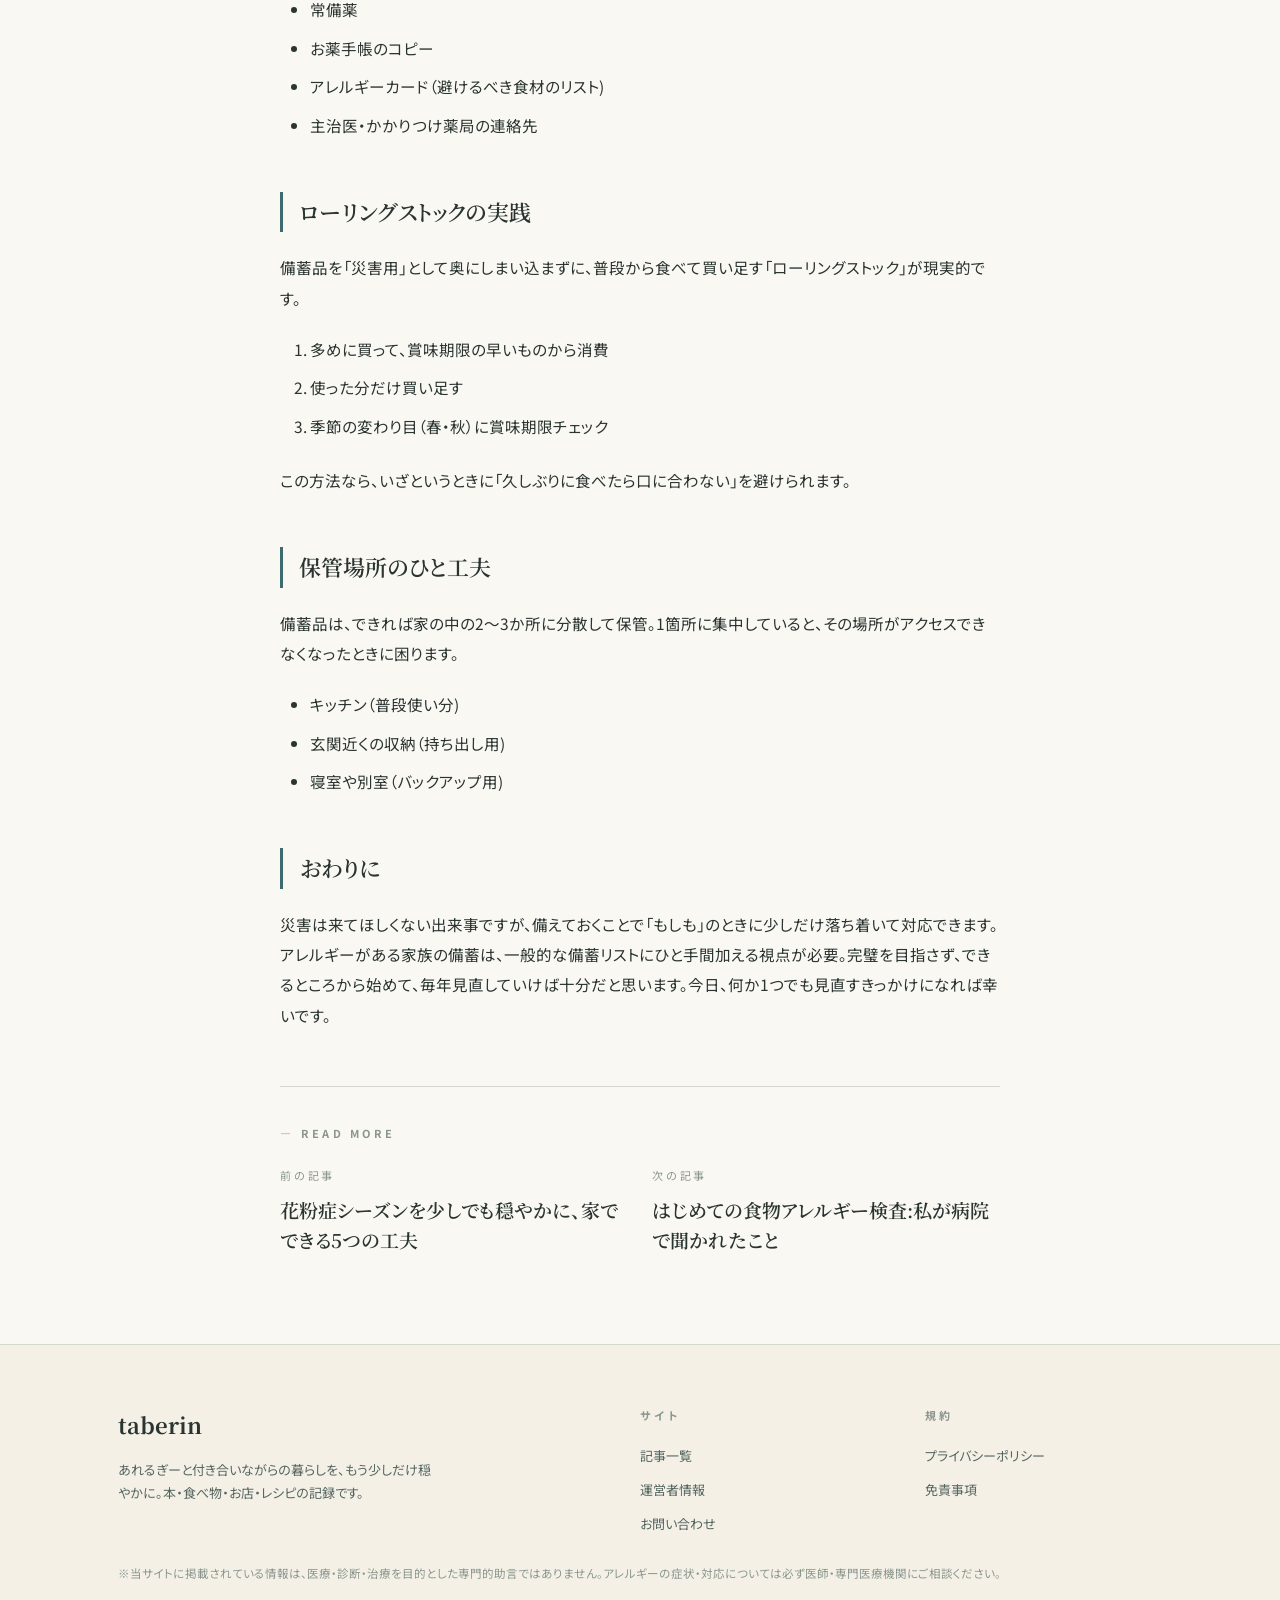
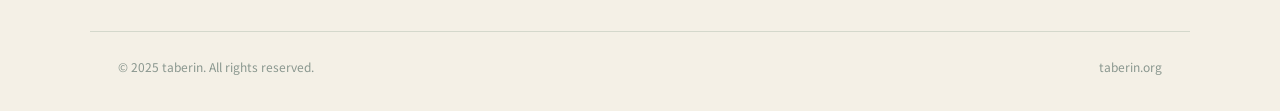
<file: articles/emergency-stock.html>
<!DOCTYPE html>
<html lang="ja">
<head>
<meta charset="UTF-8">
<meta name="viewport" content="width=device-width, initial-scale=1.0">
<title>アレルギー対応の災害用備蓄、何を選ぶか | taberin</title>
<meta name="description" content="アレルギーがある家族の災害備蓄は、一般の備蓄品とは違う視点が必要。実際に準備して気づいた、選び方と置き方のポイントを共有します。">
<meta name="keywords" content="災害備蓄,アレルギー対応,非常食,防災,ローリングストック">
<meta property="og:title" content="アレルギー対応の災害用備蓄、何を選ぶか | taberin">
<meta property="og:description" content="アレルギーがある家族の災害備蓄は、一般の備蓄品とは違う視点が必要。実際に準備して気づいた、選び方と置き方のポイントを共有します。">
<meta property="og:type" content="article">
<meta property="og:url" content="https://taberin.org/">
<link rel="preconnect" href="https://fonts.googleapis.com">
<link rel="preconnect" href="https://fonts.gstatic.com" crossorigin>
<link href="https://fonts.googleapis.com/css2?family=Noto+Sans+JP:wght@400;500;600&family=Noto+Serif+JP:wght@500;600;700&display=swap" rel="stylesheet">
<link rel="stylesheet" href="../css/style.css">
</head>
<body>

<header class="site-header">
  <div class="header-inner">
    <a href="../index.html" class="brand">
      <span class="brand-mark"></span>
      <span class="brand-text">
        taberin
        <small>allergy notes</small>
      </span>
    </a>
    <nav class="nav">
      <a href="../index.html">記事一覧</a>
      <a href="../about.html">運営者</a>
      <a href="../contact.html">お問い合わせ</a>
    </nav>
  </div>
</header>

<main class="narrow article">
  <div class="article-meta">
    <span class="cat">暮らし</span>
    <span>2025.01.30</span>
  </div>
  <h1>アレルギー対応の災害用備蓄、何を選ぶか</h1>
  <p class="article-lead">災害用の備蓄食料の多くには、避けたい食材が含まれていることがあります。「みんなが食べられるもの=自分も食べられるもの」とは限らない。家族にアレルギーがあると分かってから、防災備蓄を一から見直しました。</p>

  <div class="article-body">

    <div class="med-notice">
      <strong>ご注意</strong>
      災害時は緊急対応薬の入手が難しくなることがあります。主治医と相談し、平時から十分な量を確保しておきましょう。お薬手帳の写しも一緒に保管を。
    </div>

    <h2>備蓄の前にやっておくこと</h2>
    <p>備蓄品を揃える前に、まずは家族のアレルギー情報を整理します。</p>
    <ul>
      <li>誰が、何にアレルギーがあるか</li>
      <li>避けるべきアレルゲンのリスト</li>
      <li>緊急時に必要な薬とその量</li>
      <li>主治医の連絡先、お薬手帳</li>
    </ul>
    <p>これらを1枚の紙にまとめて、備蓄品と一緒に保管。家族全員が見られる場所に置いておきます。</p>

    <h2>主食:アレルギー対応のごはん・パン</h2>
    <h3>レトルトごはん</h3>
    <p>白米のレトルトごはんは、原材料が「米」だけのものを選びます。賞味期限は通常1〜5年。常温保存できるので、災害備蓄に最適です。</p>
    <p>玄米、雑穀米のレトルトも種類が増えてきました。普段から食べ慣れた銘柄を、少し多めにストックする「ローリングストック」方式が便利です。</p>

    <h3>アルファ米</h3>
    <p>長期保存（5年程度）が可能なアルファ米は、アレルギー対応のものも増えてきました。「特定原材料7品目不使用」と明記された製品を選びます。</p>
    <blockquote>水だけで戻せるタイプは、ライフラインが止まっても食べられるので、必ず1〜2食分は備蓄したい一品です。</blockquote>

    <h3>米粉パン・グルテンフリーパン</h3>
    <p>缶詰タイプのパンも、グルテンフリー対応のものが販売されています。賞味期限が長く（3〜5年）、開けてそのまま食べられるので、避難時の即食に重宝します。</p>

    <h2>主菜:アレルゲンを避けたタンパク源</h2>
    <p>魚の水煮缶、鶏肉の水煮缶など、添加物が少ないシンプルな缶詰は、アレルギー対応の主菜として優秀です。</p>
    <ul>
      <li>さばの水煮（塩のみ）</li>
      <li>鮭フレーク（原材料表示確認）</li>
      <li>鶏ささみのレトルト</li>
      <li>レトルト豆カレー（小麦・乳不使用のもの）</li>
    </ul>
    <p>味付き缶詰は、原材料に小麦由来のしょうゆが含まれることがあるため、必ずラベル確認を。</p>

    <h2>副菜・野菜</h2>
    <p>長期保存可能な野菜系の備蓄として、次のようなものが考えられます。</p>
    <ul>
      <li>フリーズドライ野菜（みそ汁の具など）</li>
      <li>切り干し大根</li>
      <li>乾燥わかめ、ひじき</li>
      <li>トマト缶</li>
      <li>果実缶詰（みかん、桃など、シロップ漬けは砂糖チェック）</li>
    </ul>

    <h2>子ども用のおやつ・補食</h2>
    <p>避難所生活のストレスを少しでも軽くするために、子どもが食べ慣れたアレルギー対応のおやつを必ず備蓄しましょう。</p>
    <ul>
      <li>米菓（個包装タイプ)</li>
      <li>アレルギー対応ビスケット・クッキー</li>
      <li>ようかん、和菓子（長期保存可能なもの)</li>
      <li>フルーツゼリー、寒天ゼリー</li>
    </ul>
    <p>これらは普段からおやつとして食べているものを、多めに買っておく方式がおすすめ。慣れない味のお菓子を子どもに渡すより、いつもの味のほうが安心感を与えてくれます。</p>

    <h2>水分:水とノンカフェイン飲料</h2>
    <p>水は1人1日3リットルを目安に、最低3日分。家族の人数分を確保します。</p>
    <p>水以外の備蓄飲料として、麦茶、ルイボスティー、野菜ジュースなど、ノンカフェイン・アレルゲン少なめのものをあわせて備えます。</p>

    <h2>薬と医療備品</h2>
    <p>食料品とは別に、医療備品も忘れずに。</p>
    <ul>
      <li>主治医から処方されている緊急対応薬（必要な方）</li>
      <li>常備薬</li>
      <li>お薬手帳のコピー</li>
      <li>アレルギーカード（避けるべき食材のリスト)</li>
      <li>主治医・かかりつけ薬局の連絡先</li>
    </ul>

    <h2>ローリングストックの実践</h2>
    <p>備蓄品を「災害用」として奥にしまい込まずに、普段から食べて買い足す「ローリングストック」が現実的です。</p>
    <ol>
      <li>多めに買って、賞味期限の早いものから消費</li>
      <li>使った分だけ買い足す</li>
      <li>季節の変わり目（春・秋）に賞味期限チェック</li>
    </ol>
    <p>この方法なら、いざというときに「久しぶりに食べたら口に合わない」を避けられます。</p>

    <h2>保管場所のひと工夫</h2>
    <p>備蓄品は、できれば家の中の2〜3か所に分散して保管。1箇所に集中していると、その場所がアクセスできなくなったときに困ります。</p>
    <ul>
      <li>キッチン（普段使い分)</li>
      <li>玄関近くの収納（持ち出し用)</li>
      <li>寝室や別室（バックアップ用)</li>
    </ul>

    <h2>おわりに</h2>
    <p>災害は来てほしくない出来事ですが、備えておくことで「もしも」のときに少しだけ落ち着いて対応できます。アレルギーがある家族の備蓄は、一般的な備蓄リストにひと手間加える視点が必要。完璧を目指さず、できるところから始めて、毎年見直していけば十分だと思います。今日、何か1つでも見直すきっかけになれば幸いです。</p>

  </div>

  <nav class="read-more">
    <h4>— READ MORE</h4>
    <div class="read-more-grid">
      <a href="pollen-season.html" class="card">
        <div class="card-meta"><span>前の記事</span></div>
        <h3>花粉症シーズンを少しでも穏やかに、家でできる5つの工夫</h3>
      </a>
      <a href="first-allergy-test.html" class="card">
        <div class="card-meta"><span>次の記事</span></div>
        <h3>はじめての食物アレルギー検査:私が病院で聞かれたこと</h3>
      </a>
    </div>
  </nav>
</main>

<footer class="site-footer">
  <div class="footer-inner">
    <div class="footer-brand">
      <h3>taberin</h3>
      <p>あれるぎーと付き合いながらの暮らしを、もう少しだけ穏やかに。本・食べ物・お店・レシピの記録です。</p>
    </div>
    <div class="footer-col">
      <h4>サイト</h4>
      <a href="../index.html">記事一覧</a>
      <a href="../about.html">運営者情報</a>
      <a href="../contact.html">お問い合わせ</a>
    </div>
    <div class="footer-col">
      <h4>規約</h4>
      <a href="../privacy.html">プライバシーポリシー</a>
      <a href="../disclaimer.html">免責事項</a>
    </div>
  </div>
  <div class="footer-disclaimer">
    ※当サイトに掲載されている情報は、医療・診断・治療を目的とした専門的助言ではありません。アレルギーの症状・対応については必ず医師・専門医療機関にご相談ください。
  </div>
  <div class="footer-base">
    <span>© 2025 taberin. All rights reserved.</span>
    <span>taberin.org</span>
  </div>
</footer>

</body>
</html>
</file>
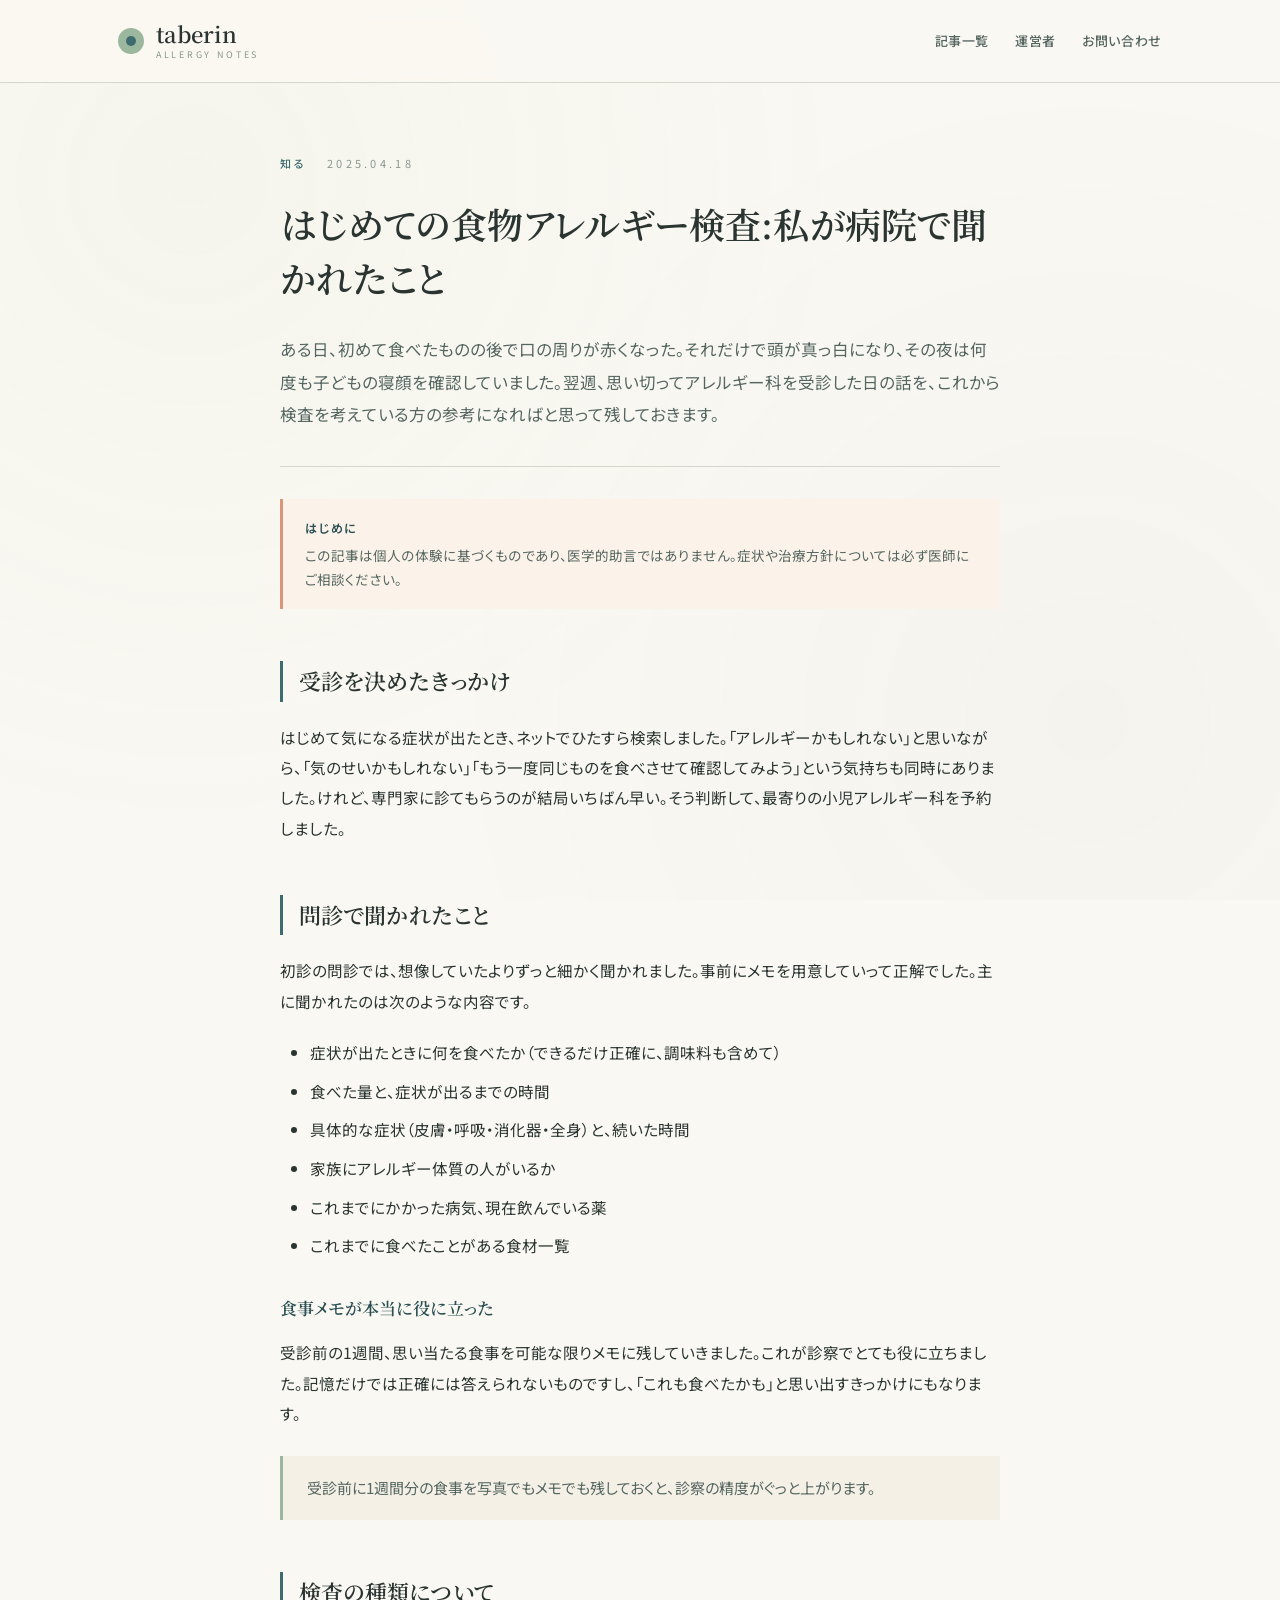
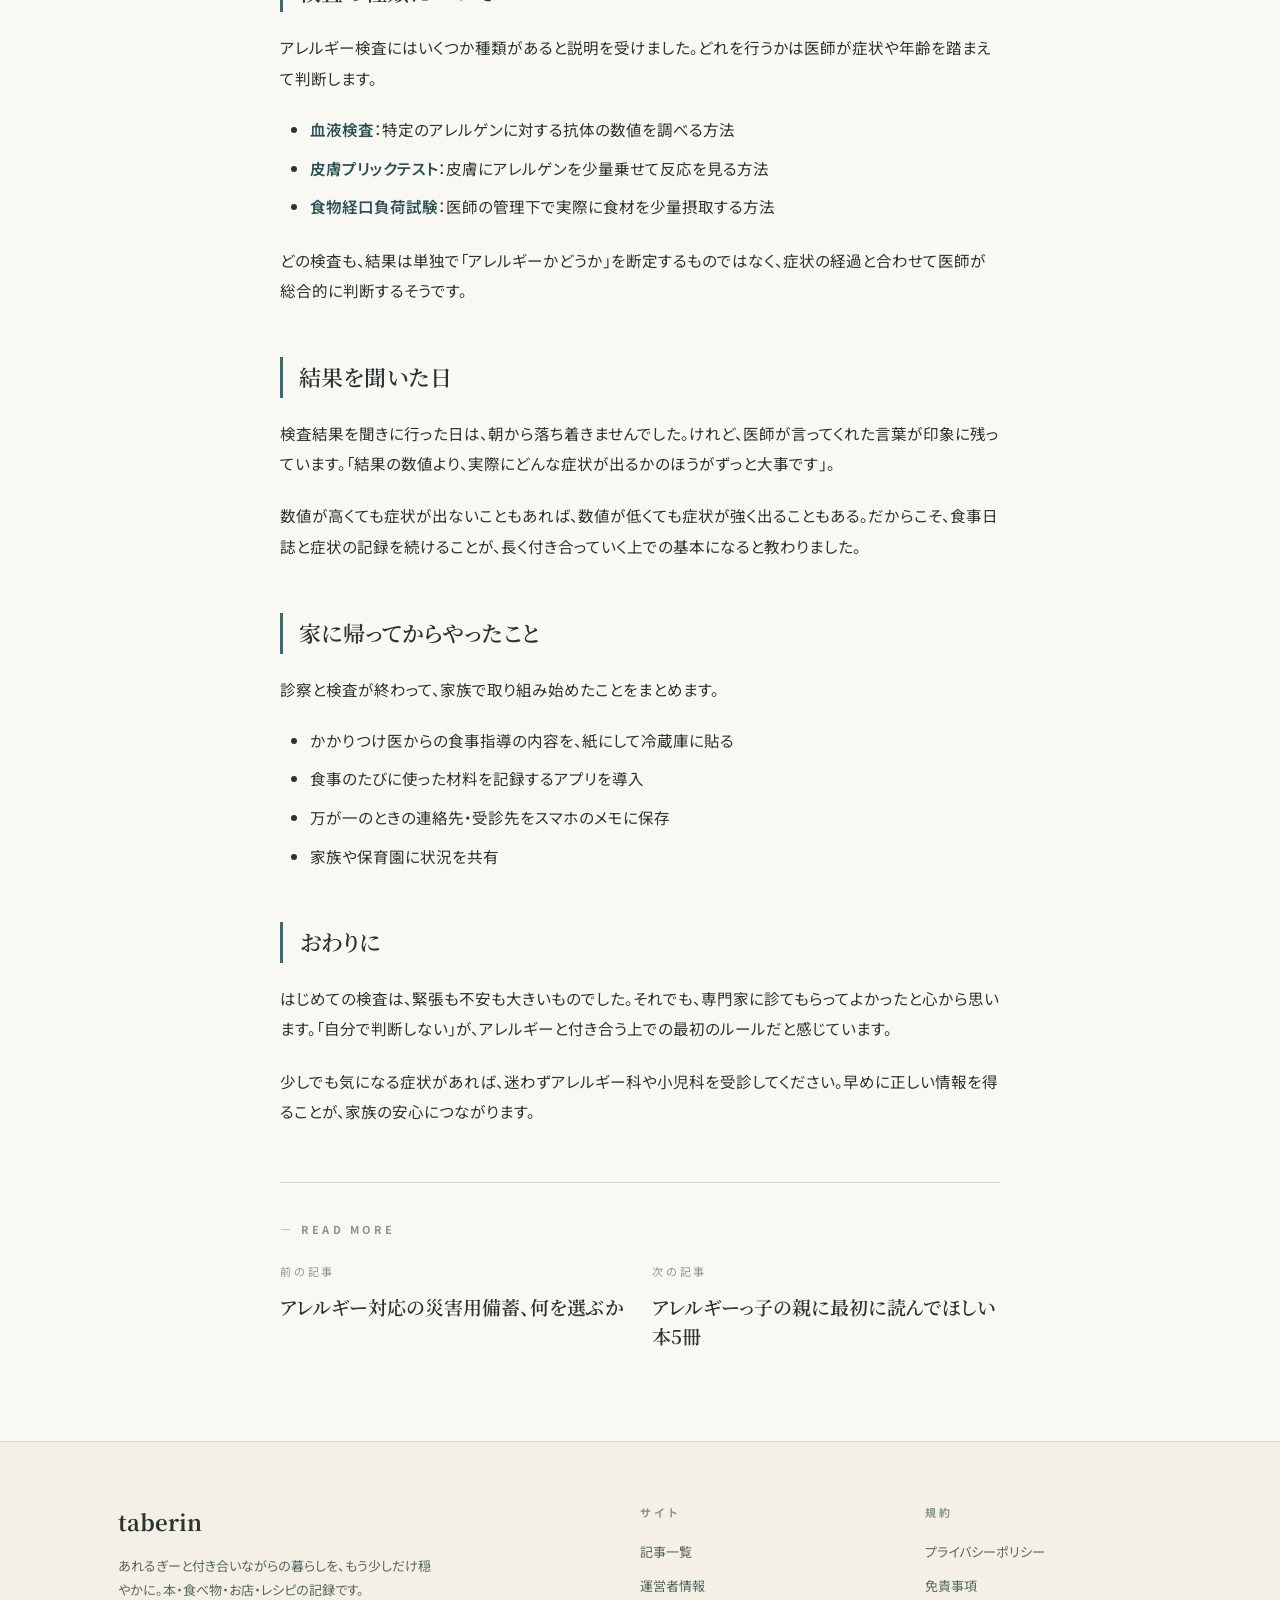
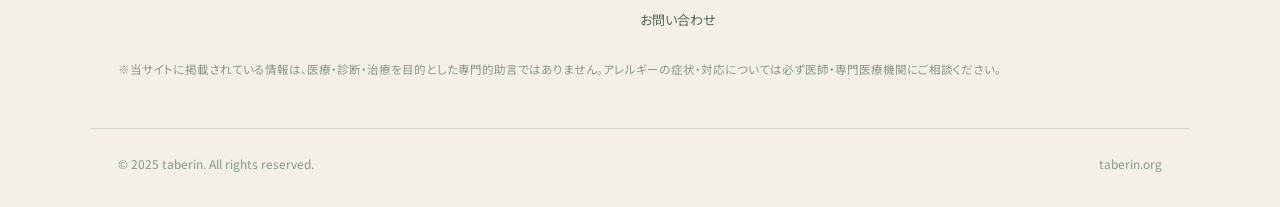
<file: articles/first-allergy-test.html>
<!DOCTYPE html>
<html lang="ja">
<head>
<meta charset="UTF-8">
<meta name="viewport" content="width=device-width, initial-scale=1.0">
<title>はじめての食物アレルギー検査:私が病院で聞かれたこと | taberin</title>
<meta name="description" content="子どもの食物アレルギーを疑って受診したときの体験記。問診で聞かれた内容、検査の流れ、結果の見方など、はじめての方が知っておきたい情報をまとめます。">
<meta name="keywords" content="食物アレルギー,検査,血液検査,アレルゲン特定,小児">
<meta property="og:title" content="はじめての食物アレルギー検査:私が病院で聞かれたこと | taberin">
<meta property="og:description" content="子どもの食物アレルギーを疑って受診したときの体験記。問診で聞かれた内容、検査の流れ、結果の見方など、はじめての方が知っておきたい情報をまとめます。">
<meta property="og:type" content="article">
<meta property="og:url" content="https://taberin.org/">
<link rel="preconnect" href="https://fonts.googleapis.com">
<link rel="preconnect" href="https://fonts.gstatic.com" crossorigin>
<link href="https://fonts.googleapis.com/css2?family=Noto+Sans+JP:wght@400;500;600&family=Noto+Serif+JP:wght@500;600;700&display=swap" rel="stylesheet">
<link rel="stylesheet" href="../css/style.css">
</head>
<body>

<header class="site-header">
  <div class="header-inner">
    <a href="../index.html" class="brand">
      <span class="brand-mark"></span>
      <span class="brand-text">
        taberin
        <small>allergy notes</small>
      </span>
    </a>
    <nav class="nav">
      <a href="../index.html">記事一覧</a>
      <a href="../about.html">運営者</a>
      <a href="../contact.html">お問い合わせ</a>
    </nav>
  </div>
</header>

<main class="narrow article">
  <div class="article-meta">
    <span class="cat">知る</span>
    <span>2025.04.18</span>
  </div>
  <h1>はじめての食物アレルギー検査:私が病院で聞かれたこと</h1>
  <p class="article-lead">ある日、初めて食べたものの後で口の周りが赤くなった。それだけで頭が真っ白になり、その夜は何度も子どもの寝顔を確認していました。翌週、思い切ってアレルギー科を受診した日の話を、これから検査を考えている方の参考になればと思って残しておきます。</p>

  <div class="article-body">

    <div class="med-notice">
      <strong>はじめに</strong>
      この記事は個人の体験に基づくものであり、医学的助言ではありません。症状や治療方針については必ず医師にご相談ください。
    </div>

    <h2>受診を決めたきっかけ</h2>
    <p>はじめて気になる症状が出たとき、ネットでひたすら検索しました。「アレルギーかもしれない」と思いながら、「気のせいかもしれない」「もう一度同じものを食べさせて確認してみよう」という気持ちも同時にありました。けれど、専門家に診てもらうのが結局いちばん早い。そう判断して、最寄りの小児アレルギー科を予約しました。</p>

    <h2>問診で聞かれたこと</h2>
    <p>初診の問診では、想像していたよりずっと細かく聞かれました。事前にメモを用意していって正解でした。主に聞かれたのは次のような内容です。</p>
    <ul>
      <li>症状が出たときに何を食べたか（できるだけ正確に、調味料も含めて）</li>
      <li>食べた量と、症状が出るまでの時間</li>
      <li>具体的な症状（皮膚・呼吸・消化器・全身）と、続いた時間</li>
      <li>家族にアレルギー体質の人がいるか</li>
      <li>これまでにかかった病気、現在飲んでいる薬</li>
      <li>これまでに食べたことがある食材一覧</li>
    </ul>

    <h3>食事メモが本当に役に立った</h3>
    <p>受診前の1週間、思い当たる食事を可能な限りメモに残していきました。これが診察でとても役に立ちました。記憶だけでは正確には答えられないものですし、「これも食べたかも」と思い出すきっかけにもなります。</p>
    <blockquote>受診前に1週間分の食事を写真でもメモでも残しておくと、診察の精度がぐっと上がります。</blockquote>

    <h2>検査の種類について</h2>
    <p>アレルギー検査にはいくつか種類があると説明を受けました。どれを行うかは医師が症状や年齢を踏まえて判断します。</p>
    <ul>
      <li><strong>血液検査</strong>：特定のアレルゲンに対する抗体の数値を調べる方法</li>
      <li><strong>皮膚プリックテスト</strong>：皮膚にアレルゲンを少量乗せて反応を見る方法</li>
      <li><strong>食物経口負荷試験</strong>：医師の管理下で実際に食材を少量摂取する方法</li>
    </ul>
    <p>どの検査も、結果は単独で「アレルギーかどうか」を断定するものではなく、症状の経過と合わせて医師が総合的に判断するそうです。</p>

    <h2>結果を聞いた日</h2>
    <p>検査結果を聞きに行った日は、朝から落ち着きませんでした。けれど、医師が言ってくれた言葉が印象に残っています。「結果の数値より、実際にどんな症状が出るかのほうがずっと大事です」。</p>
    <p>数値が高くても症状が出ないこともあれば、数値が低くても症状が強く出ることもある。だからこそ、食事日誌と症状の記録を続けることが、長く付き合っていく上での基本になると教わりました。</p>

    <h2>家に帰ってからやったこと</h2>
    <p>診察と検査が終わって、家族で取り組み始めたことをまとめます。</p>
    <ul>
      <li>かかりつけ医からの食事指導の内容を、紙にして冷蔵庫に貼る</li>
      <li>食事のたびに使った材料を記録するアプリを導入</li>
      <li>万が一のときの連絡先・受診先をスマホのメモに保存</li>
      <li>家族や保育園に状況を共有</li>
    </ul>

    <h2>おわりに</h2>
    <p>はじめての検査は、緊張も不安も大きいものでした。それでも、専門家に診てもらってよかったと心から思います。「自分で判断しない」が、アレルギーと付き合う上での最初のルールだと感じています。</p>
    <p>少しでも気になる症状があれば、迷わずアレルギー科や小児科を受診してください。早めに正しい情報を得ることが、家族の安心につながります。</p>

  </div>

  <nav class="read-more">
    <h4>— READ MORE</h4>
    <div class="read-more-grid">
      <a href="emergency-stock.html" class="card">
        <div class="card-meta"><span>前の記事</span></div>
        <h3>アレルギー対応の災害用備蓄、何を選ぶか</h3>
      </a>
      <a href="recommended-books.html" class="card">
        <div class="card-meta"><span>次の記事</span></div>
        <h3>アレルギーっ子の親に最初に読んでほしい本5冊</h3>
      </a>
    </div>
  </nav>
</main>

<footer class="site-footer">
  <div class="footer-inner">
    <div class="footer-brand">
      <h3>taberin</h3>
      <p>あれるぎーと付き合いながらの暮らしを、もう少しだけ穏やかに。本・食べ物・お店・レシピの記録です。</p>
    </div>
    <div class="footer-col">
      <h4>サイト</h4>
      <a href="../index.html">記事一覧</a>
      <a href="../about.html">運営者情報</a>
      <a href="../contact.html">お問い合わせ</a>
    </div>
    <div class="footer-col">
      <h4>規約</h4>
      <a href="../privacy.html">プライバシーポリシー</a>
      <a href="../disclaimer.html">免責事項</a>
    </div>
  </div>
  <div class="footer-disclaimer">
    ※当サイトに掲載されている情報は、医療・診断・治療を目的とした専門的助言ではありません。アレルギーの症状・対応については必ず医師・専門医療機関にご相談ください。
  </div>
  <div class="footer-base">
    <span>© 2025 taberin. All rights reserved.</span>
    <span>taberin.org</span>
  </div>
</footer>

</body>
</html>
</file>
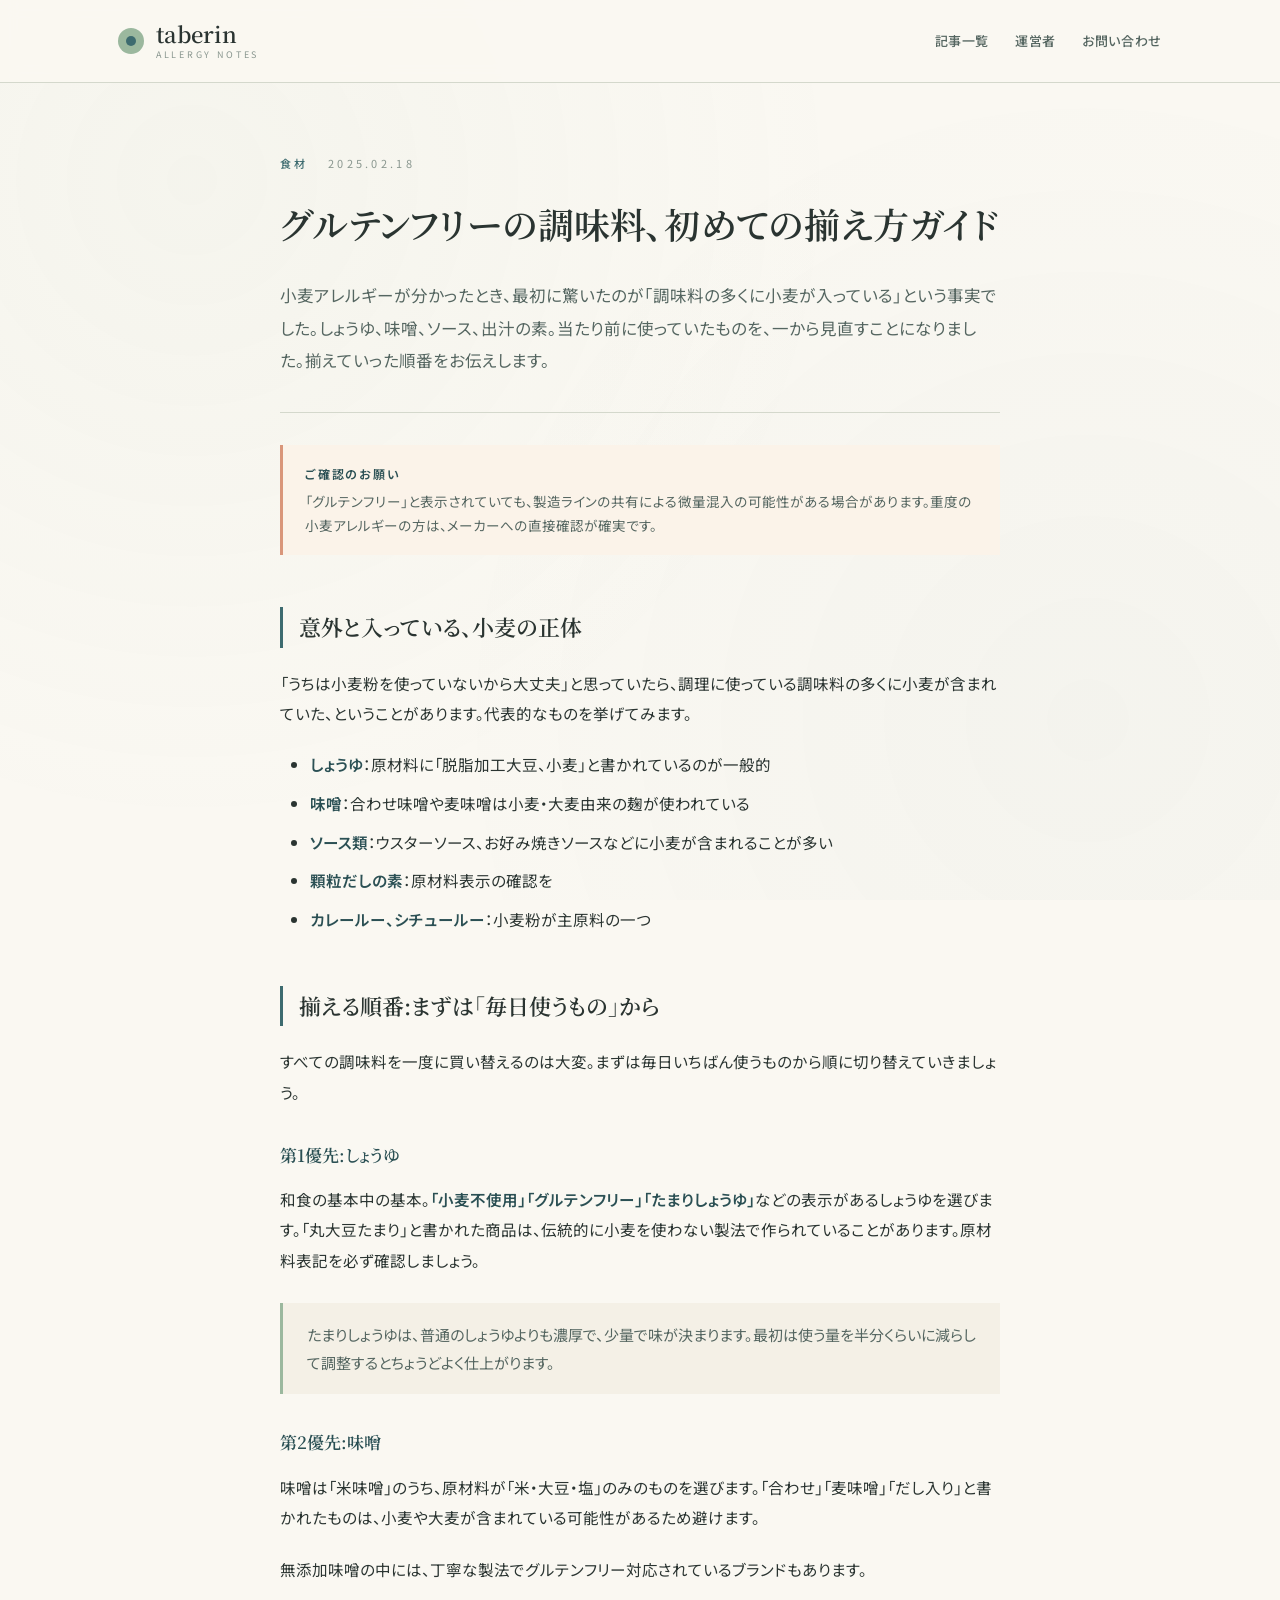
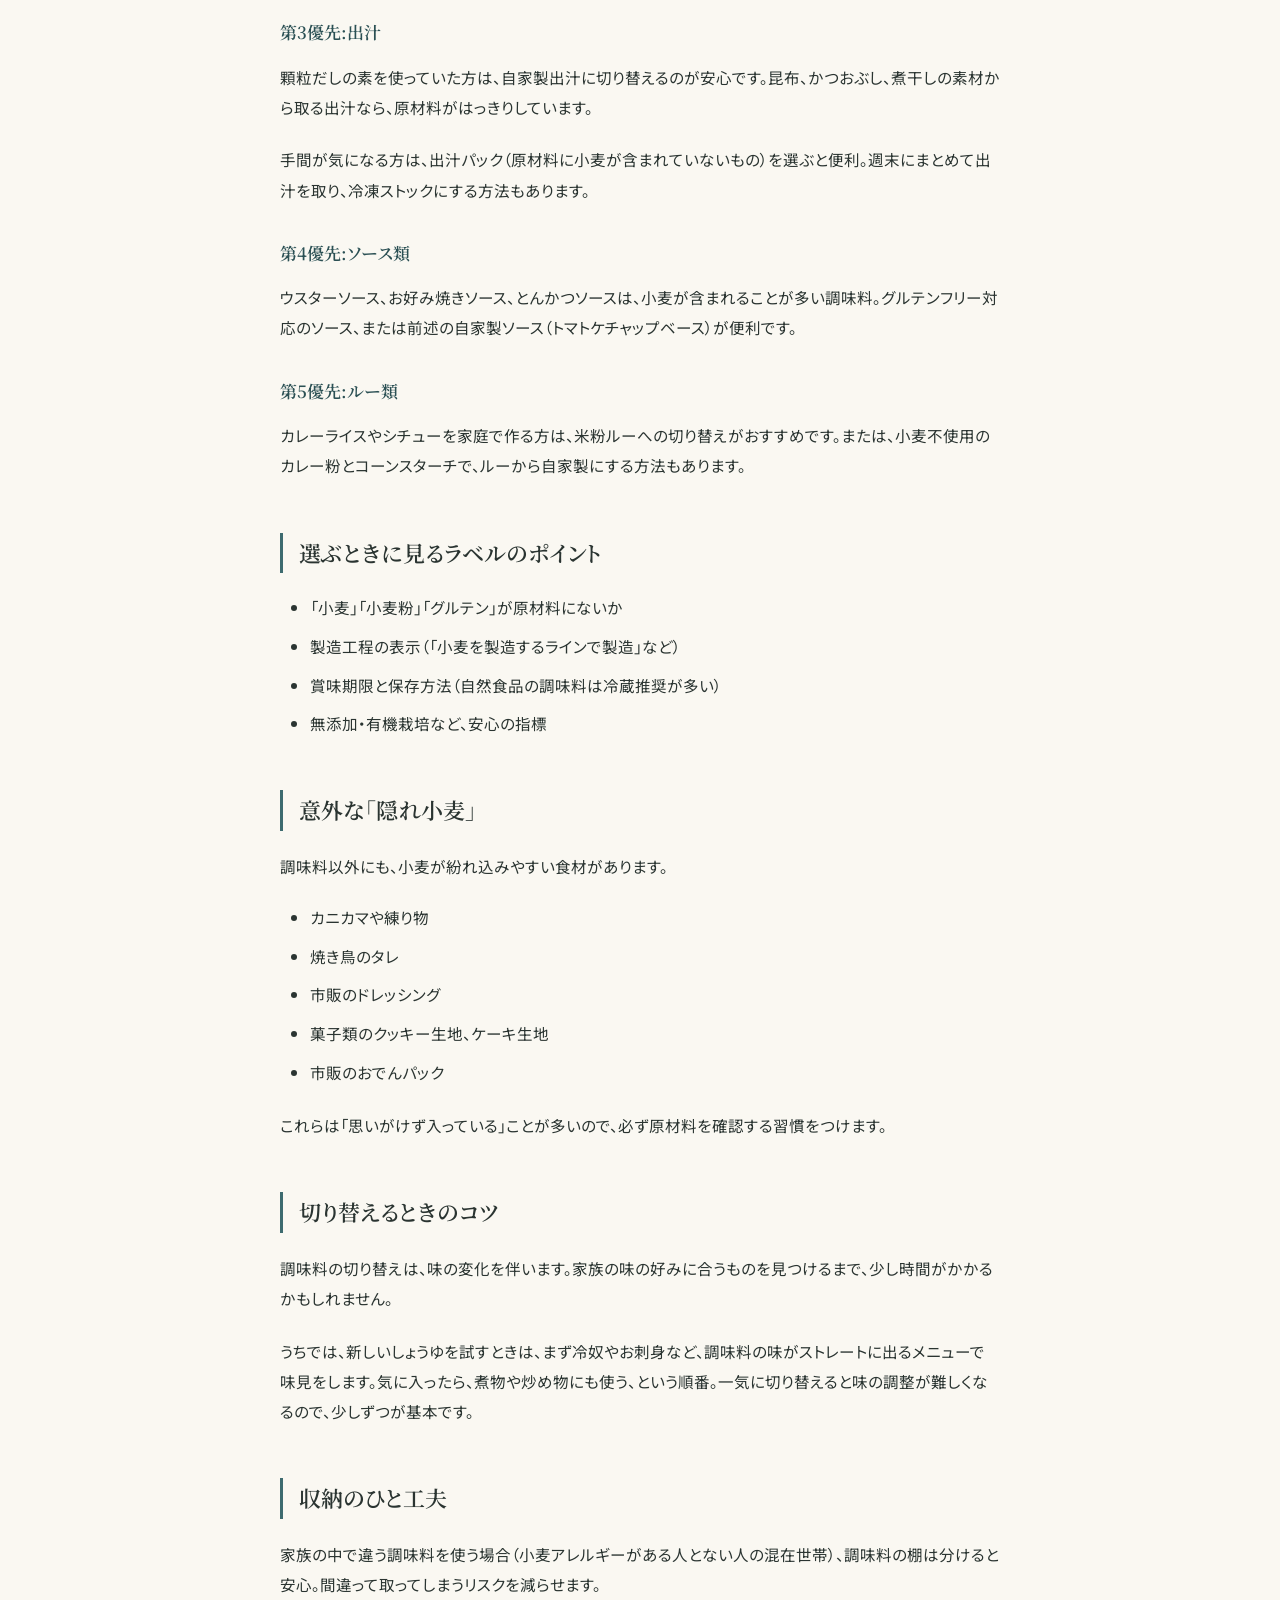
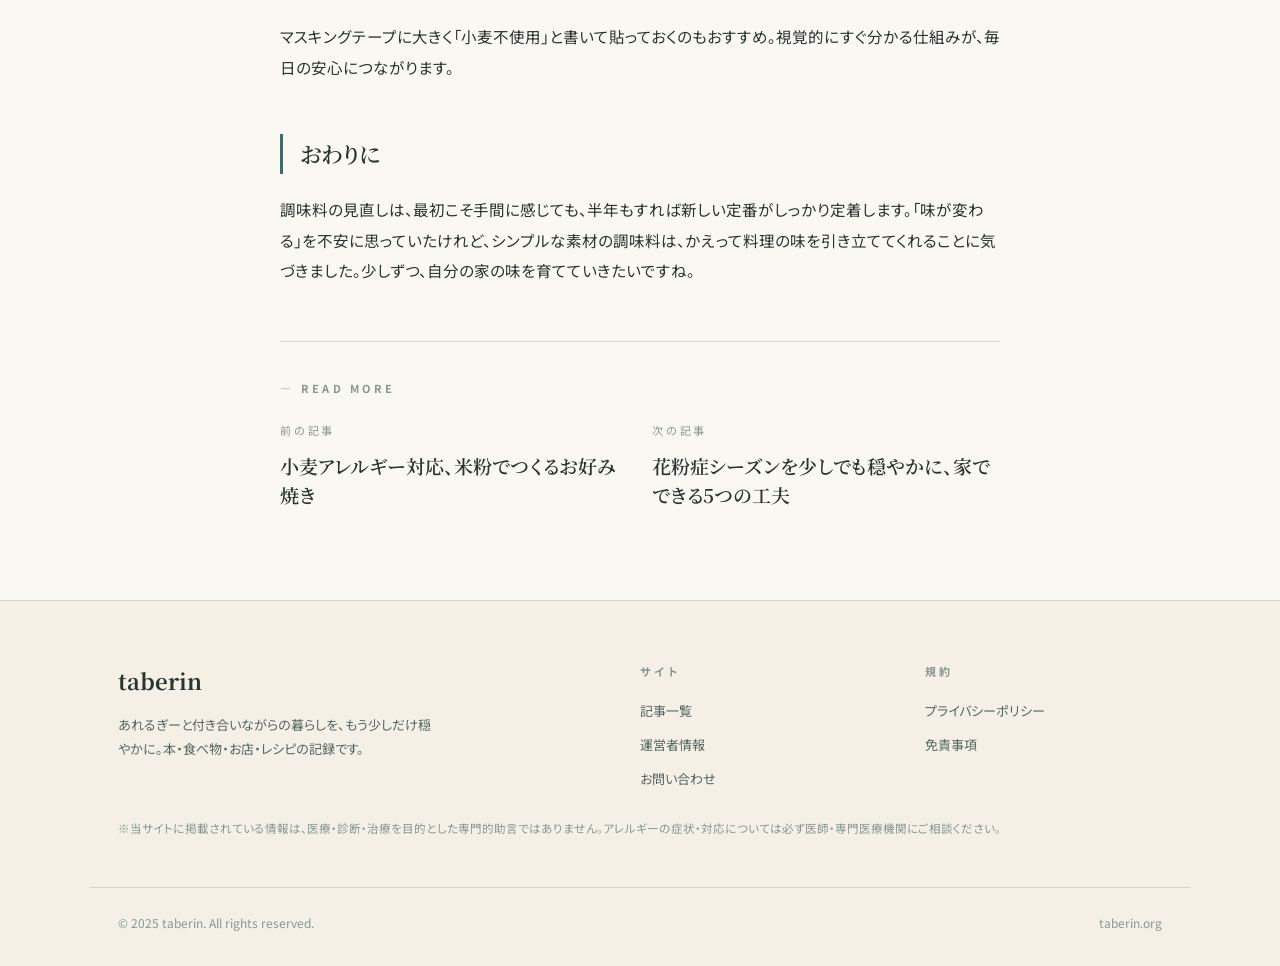
<file: articles/gluten-free-seasoning.html>
<!DOCTYPE html>
<html lang="ja">
<head>
<meta charset="UTF-8">
<meta name="viewport" content="width=device-width, initial-scale=1.0">
<title>グルテンフリーの調味料、初めての揃え方ガイド | taberin</title>
<meta name="description" content="しょうゆ、味噌、ソース、出汁の素まで、知らないと混入してしまう小麦。グルテンフリー対応の調味料を、揃える順番とコツでご紹介。">
<meta name="keywords" content="グルテンフリー,調味料,小麦アレルギー,しょうゆ,味噌">
<meta property="og:title" content="グルテンフリーの調味料、初めての揃え方ガイド | taberin">
<meta property="og:description" content="しょうゆ、味噌、ソース、出汁の素まで、知らないと混入してしまう小麦。グルテンフリー対応の調味料を、揃える順番とコツでご紹介。">
<meta property="og:type" content="article">
<meta property="og:url" content="https://taberin.org/">
<link rel="preconnect" href="https://fonts.googleapis.com">
<link rel="preconnect" href="https://fonts.gstatic.com" crossorigin>
<link href="https://fonts.googleapis.com/css2?family=Noto+Sans+JP:wght@400;500;600&family=Noto+Serif+JP:wght@500;600;700&display=swap" rel="stylesheet">
<link rel="stylesheet" href="../css/style.css">
</head>
<body>

<header class="site-header">
  <div class="header-inner">
    <a href="../index.html" class="brand">
      <span class="brand-mark"></span>
      <span class="brand-text">
        taberin
        <small>allergy notes</small>
      </span>
    </a>
    <nav class="nav">
      <a href="../index.html">記事一覧</a>
      <a href="../about.html">運営者</a>
      <a href="../contact.html">お問い合わせ</a>
    </nav>
  </div>
</header>

<main class="narrow article">
  <div class="article-meta">
    <span class="cat">食材</span>
    <span>2025.02.18</span>
  </div>
  <h1>グルテンフリーの調味料、初めての揃え方ガイド</h1>
  <p class="article-lead">小麦アレルギーが分かったとき、最初に驚いたのが「調味料の多くに小麦が入っている」という事実でした。しょうゆ、味噌、ソース、出汁の素。当たり前に使っていたものを、一から見直すことになりました。揃えていった順番をお伝えします。</p>

  <div class="article-body">

    <div class="med-notice">
      <strong>ご確認のお願い</strong>
      「グルテンフリー」と表示されていても、製造ラインの共有による微量混入の可能性がある場合があります。重度の小麦アレルギーの方は、メーカーへの直接確認が確実です。
    </div>

    <h2>意外と入っている、小麦の正体</h2>
    <p>「うちは小麦粉を使っていないから大丈夫」と思っていたら、調理に使っている調味料の多くに小麦が含まれていた、ということがあります。代表的なものを挙げてみます。</p>
    <ul>
      <li><strong>しょうゆ</strong>：原材料に「脱脂加工大豆、小麦」と書かれているのが一般的</li>
      <li><strong>味噌</strong>：合わせ味噌や麦味噌は小麦・大麦由来の麹が使われている</li>
      <li><strong>ソース類</strong>：ウスターソース、お好み焼きソースなどに小麦が含まれることが多い</li>
      <li><strong>顆粒だしの素</strong>：原材料表示の確認を</li>
      <li><strong>カレールー、シチュールー</strong>：小麦粉が主原料の一つ</li>
    </ul>

    <h2>揃える順番:まずは「毎日使うもの」から</h2>
    <p>すべての調味料を一度に買い替えるのは大変。まずは毎日いちばん使うものから順に切り替えていきましょう。</p>

    <h3>第1優先:しょうゆ</h3>
    <p>和食の基本中の基本。<strong>「小麦不使用」「グルテンフリー」「たまりしょうゆ」</strong>などの表示があるしょうゆを選びます。「丸大豆たまり」と書かれた商品は、伝統的に小麦を使わない製法で作られていることがあります。原材料表記を必ず確認しましょう。</p>
    <blockquote>たまりしょうゆは、普通のしょうゆよりも濃厚で、少量で味が決まります。最初は使う量を半分くらいに減らして調整するとちょうどよく仕上がります。</blockquote>

    <h3>第2優先:味噌</h3>
    <p>味噌は「米味噌」のうち、原材料が「米・大豆・塩」のみのものを選びます。「合わせ」「麦味噌」「だし入り」と書かれたものは、小麦や大麦が含まれている可能性があるため避けます。</p>
    <p>無添加味噌の中には、丁寧な製法でグルテンフリー対応されているブランドもあります。</p>

    <h3>第3優先:出汁</h3>
    <p>顆粒だしの素を使っていた方は、自家製出汁に切り替えるのが安心です。昆布、かつおぶし、煮干しの素材から取る出汁なら、原材料がはっきりしています。</p>
    <p>手間が気になる方は、出汁パック（原材料に小麦が含まれていないもの）を選ぶと便利。週末にまとめて出汁を取り、冷凍ストックにする方法もあります。</p>

    <h3>第4優先:ソース類</h3>
    <p>ウスターソース、お好み焼きソース、とんかつソースは、小麦が含まれることが多い調味料。グルテンフリー対応のソース、または前述の自家製ソース（トマトケチャップベース）が便利です。</p>

    <h3>第5優先:ルー類</h3>
    <p>カレーライスやシチューを家庭で作る方は、米粉ルーへの切り替えがおすすめです。または、小麦不使用のカレー粉とコーンスターチで、ルーから自家製にする方法もあります。</p>

    <h2>選ぶときに見るラベルのポイント</h2>
    <ul>
      <li>「小麦」「小麦粉」「グルテン」が原材料にないか</li>
      <li>製造工程の表示（「小麦を製造するラインで製造」など）</li>
      <li>賞味期限と保存方法（自然食品の調味料は冷蔵推奨が多い）</li>
      <li>無添加・有機栽培など、安心の指標</li>
    </ul>

    <h2>意外な「隠れ小麦」</h2>
    <p>調味料以外にも、小麦が紛れ込みやすい食材があります。</p>
    <ul>
      <li>カニカマや練り物</li>
      <li>焼き鳥のタレ</li>
      <li>市販のドレッシング</li>
      <li>菓子類のクッキー生地、ケーキ生地</li>
      <li>市販のおでんパック</li>
    </ul>
    <p>これらは「思いがけず入っている」ことが多いので、必ず原材料を確認する習慣をつけます。</p>

    <h2>切り替えるときのコツ</h2>
    <p>調味料の切り替えは、味の変化を伴います。家族の味の好みに合うものを見つけるまで、少し時間がかかるかもしれません。</p>
    <p>うちでは、新しいしょうゆを試すときは、まず冷奴やお刺身など、調味料の味がストレートに出るメニューで味見をします。気に入ったら、煮物や炒め物にも使う、という順番。一気に切り替えると味の調整が難しくなるので、少しずつが基本です。</p>

    <h2>収納のひと工夫</h2>
    <p>家族の中で違う調味料を使う場合（小麦アレルギーがある人とない人の混在世帯）、調味料の棚は分けると安心。間違って取ってしまうリスクを減らせます。</p>
    <p>マスキングテープに大きく「小麦不使用」と書いて貼っておくのもおすすめ。視覚的にすぐ分かる仕組みが、毎日の安心につながります。</p>

    <h2>おわりに</h2>
    <p>調味料の見直しは、最初こそ手間に感じても、半年もすれば新しい定番がしっかり定着します。「味が変わる」を不安に思っていたけれど、シンプルな素材の調味料は、かえって料理の味を引き立ててくれることに気づきました。少しずつ、自分の家の味を育てていきたいですね。</p>

  </div>

  <nav class="read-more">
    <h4>— READ MORE</h4>
    <div class="read-more-grid">
      <a href="rice-flour-okonomiyaki.html" class="card">
        <div class="card-meta"><span>前の記事</span></div>
        <h3>小麦アレルギー対応、米粉でつくるお好み焼き</h3>
      </a>
      <a href="pollen-season.html" class="card">
        <div class="card-meta"><span>次の記事</span></div>
        <h3>花粉症シーズンを少しでも穏やかに、家でできる5つの工夫</h3>
      </a>
    </div>
  </nav>
</main>

<footer class="site-footer">
  <div class="footer-inner">
    <div class="footer-brand">
      <h3>taberin</h3>
      <p>あれるぎーと付き合いながらの暮らしを、もう少しだけ穏やかに。本・食べ物・お店・レシピの記録です。</p>
    </div>
    <div class="footer-col">
      <h4>サイト</h4>
      <a href="../index.html">記事一覧</a>
      <a href="../about.html">運営者情報</a>
      <a href="../contact.html">お問い合わせ</a>
    </div>
    <div class="footer-col">
      <h4>規約</h4>
      <a href="../privacy.html">プライバシーポリシー</a>
      <a href="../disclaimer.html">免責事項</a>
    </div>
  </div>
  <div class="footer-disclaimer">
    ※当サイトに掲載されている情報は、医療・診断・治療を目的とした専門的助言ではありません。アレルギーの症状・対応については必ず医師・専門医療機関にご相談ください。
  </div>
  <div class="footer-base">
    <span>© 2025 taberin. All rights reserved.</span>
    <span>taberin.org</span>
  </div>
</footer>

</body>
</html>
</file>
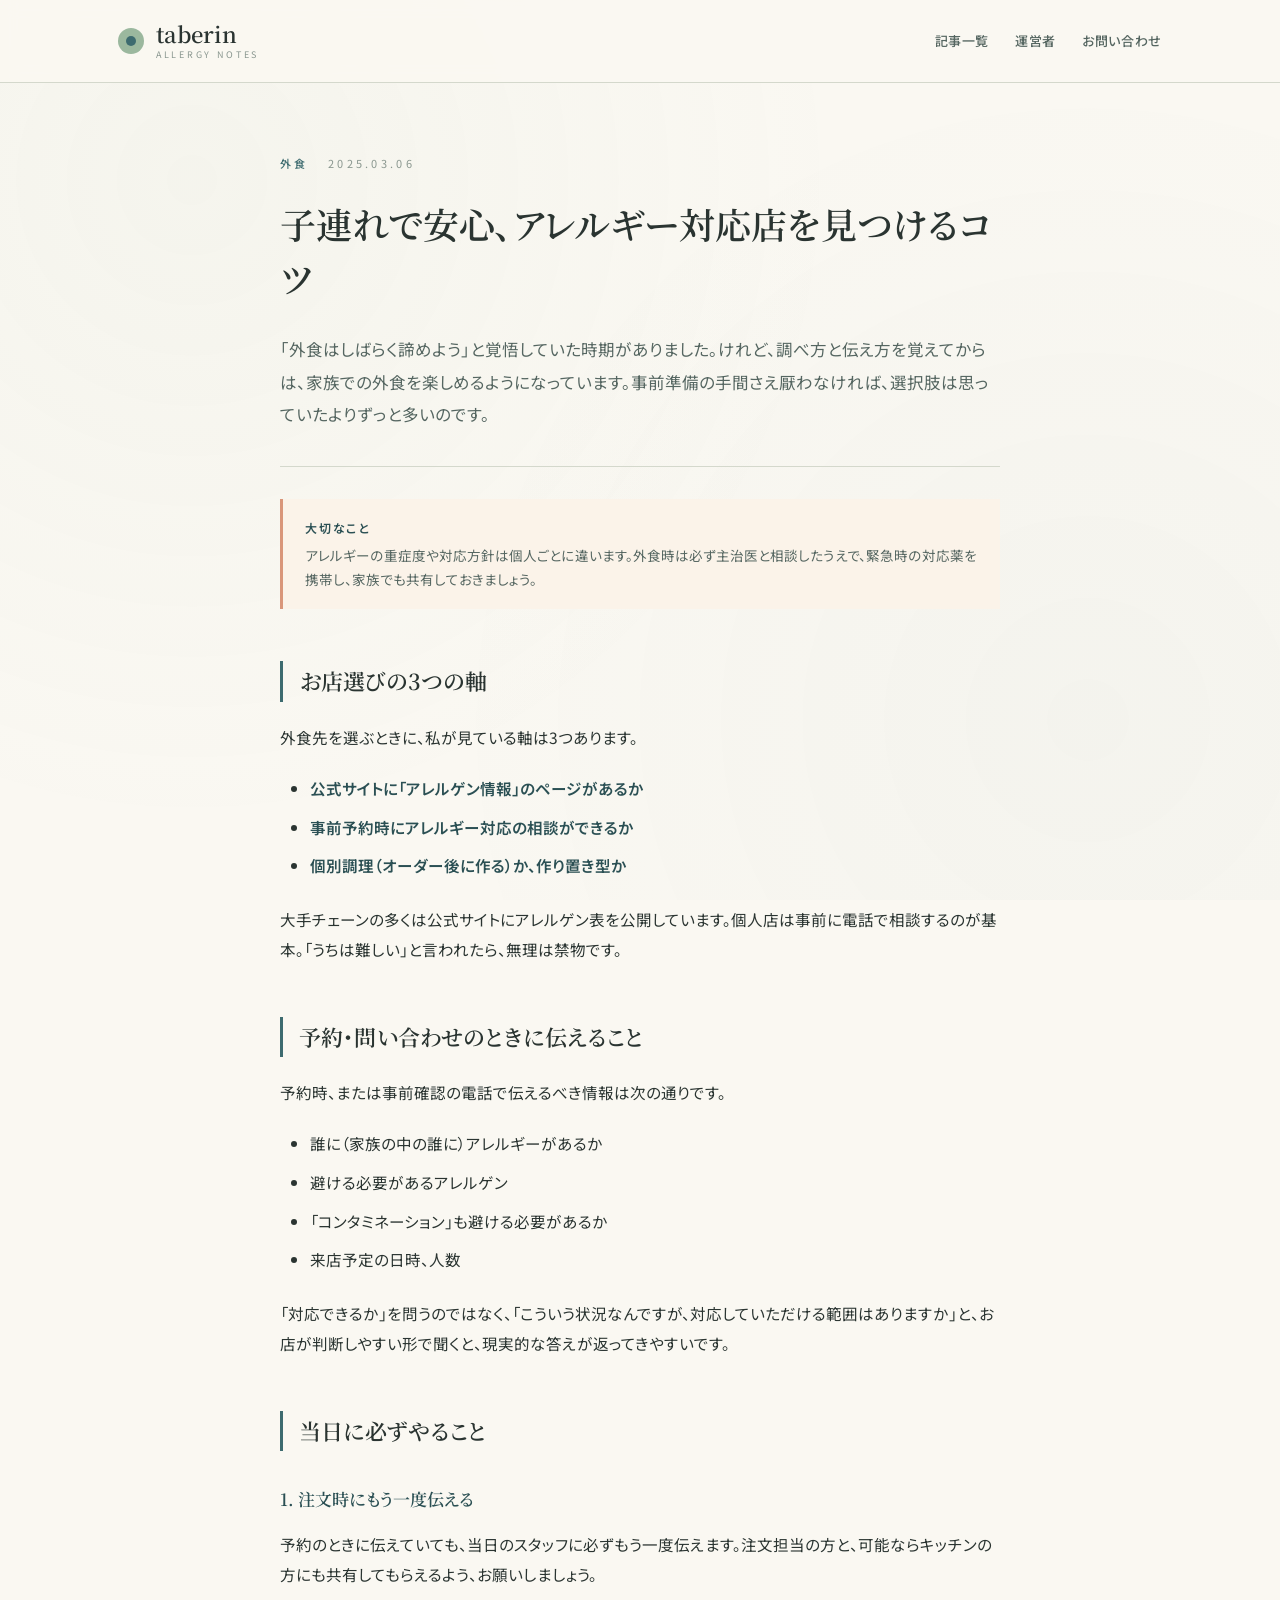
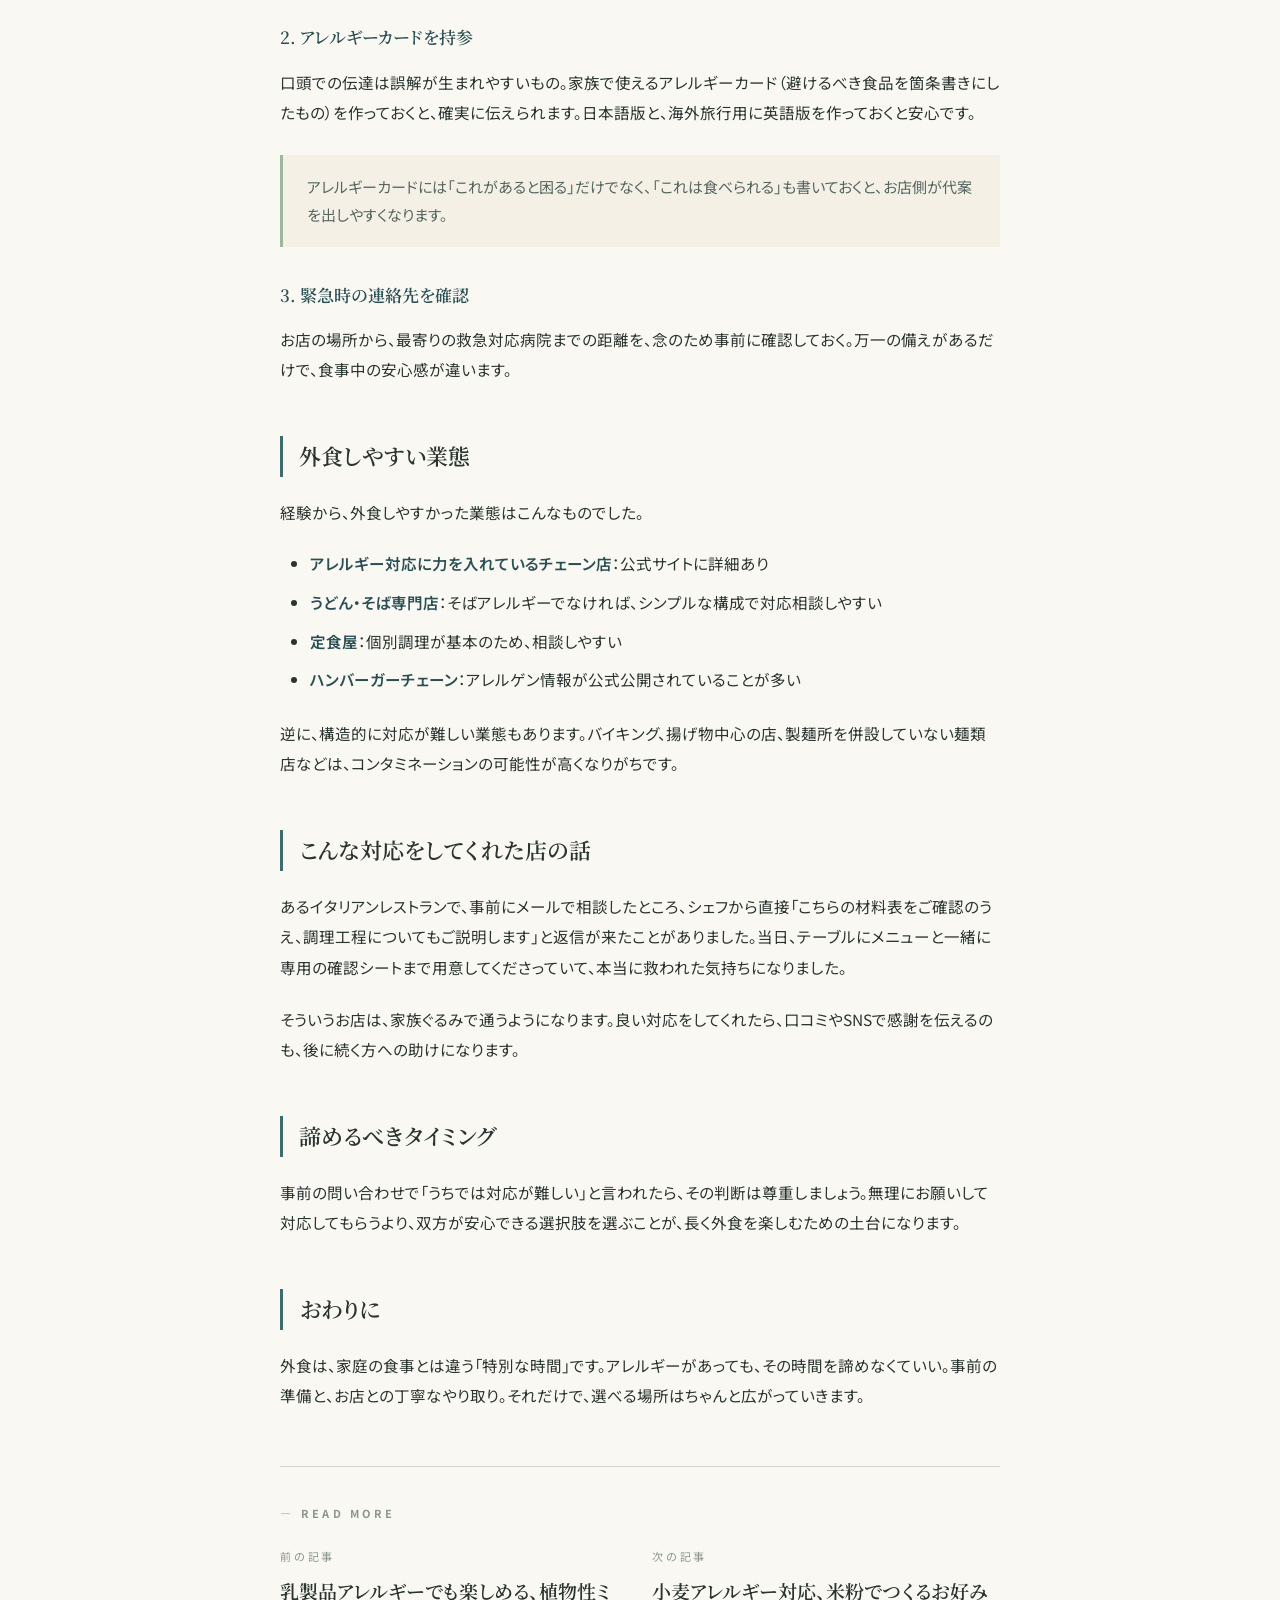
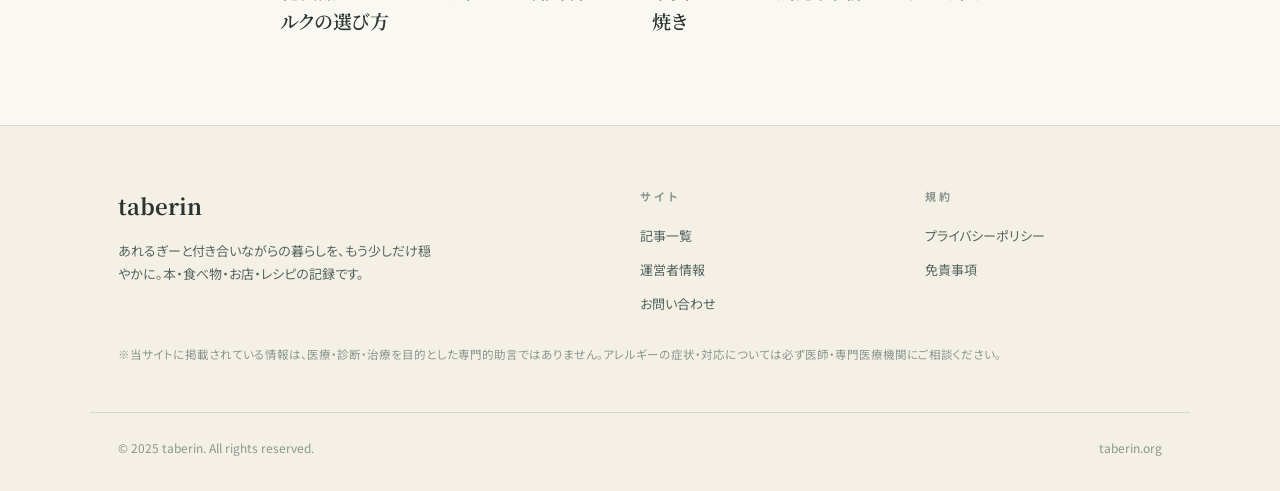
<file: articles/kids-eating-out.html>
<!DOCTYPE html>
<html lang="ja">
<head>
<meta charset="UTF-8">
<meta name="viewport" content="width=device-width, initial-scale=1.0">
<title>子連れで安心、アレルギー対応店を見つけるコツ | taberin</title>
<meta name="description" content="アレルギーがある子どもとの外食で、お店を選ぶ前と当日にやっておきたい確認のポイント。失敗した経験と、安心して食事を楽しめた経験から得たコツをまとめます。">
<meta name="keywords" content="アレルギー対応,外食,レストラン,子連れ,アレルゲン表示">
<meta property="og:title" content="子連れで安心、アレルギー対応店を見つけるコツ | taberin">
<meta property="og:description" content="アレルギーがある子どもとの外食で、お店を選ぶ前と当日にやっておきたい確認のポイント。失敗した経験と、安心して食事を楽しめた経験から得たコツをまとめます。">
<meta property="og:type" content="article">
<meta property="og:url" content="https://taberin.org/">
<link rel="preconnect" href="https://fonts.googleapis.com">
<link rel="preconnect" href="https://fonts.gstatic.com" crossorigin>
<link href="https://fonts.googleapis.com/css2?family=Noto+Sans+JP:wght@400;500;600&family=Noto+Serif+JP:wght@500;600;700&display=swap" rel="stylesheet">
<link rel="stylesheet" href="../css/style.css">
</head>
<body>

<header class="site-header">
  <div class="header-inner">
    <a href="../index.html" class="brand">
      <span class="brand-mark"></span>
      <span class="brand-text">
        taberin
        <small>allergy notes</small>
      </span>
    </a>
    <nav class="nav">
      <a href="../index.html">記事一覧</a>
      <a href="../about.html">運営者</a>
      <a href="../contact.html">お問い合わせ</a>
    </nav>
  </div>
</header>

<main class="narrow article">
  <div class="article-meta">
    <span class="cat">外食</span>
    <span>2025.03.06</span>
  </div>
  <h1>子連れで安心、アレルギー対応店を見つけるコツ</h1>
  <p class="article-lead">「外食はしばらく諦めよう」と覚悟していた時期がありました。けれど、調べ方と伝え方を覚えてからは、家族での外食を楽しめるようになっています。事前準備の手間さえ厭わなければ、選択肢は思っていたよりずっと多いのです。</p>

  <div class="article-body">

    <div class="med-notice">
      <strong>大切なこと</strong>
      アレルギーの重症度や対応方針は個人ごとに違います。外食時は必ず主治医と相談したうえで、緊急時の対応薬を携帯し、家族でも共有しておきましょう。
    </div>

    <h2>お店選びの3つの軸</h2>
    <p>外食先を選ぶときに、私が見ている軸は3つあります。</p>
    <ul>
      <li><strong>公式サイトに「アレルゲン情報」のページがあるか</strong></li>
      <li><strong>事前予約時にアレルギー対応の相談ができるか</strong></li>
      <li><strong>個別調理（オーダー後に作る）か、作り置き型か</strong></li>
    </ul>
    <p>大手チェーンの多くは公式サイトにアレルゲン表を公開しています。個人店は事前に電話で相談するのが基本。「うちは難しい」と言われたら、無理は禁物です。</p>

    <h2>予約・問い合わせのときに伝えること</h2>
    <p>予約時、または事前確認の電話で伝えるべき情報は次の通りです。</p>
    <ul>
      <li>誰に（家族の中の誰に）アレルギーがあるか</li>
      <li>避ける必要があるアレルゲン</li>
      <li>「コンタミネーション」も避ける必要があるか</li>
      <li>来店予定の日時、人数</li>
    </ul>
    <p>「対応できるか」を問うのではなく、「こういう状況なんですが、対応していただける範囲はありますか」と、お店が判断しやすい形で聞くと、現実的な答えが返ってきやすいです。</p>

    <h2>当日に必ずやること</h2>
    <h3>1. 注文時にもう一度伝える</h3>
    <p>予約のときに伝えていても、当日のスタッフに必ずもう一度伝えます。注文担当の方と、可能ならキッチンの方にも共有してもらえるよう、お願いしましょう。</p>

    <h3>2. アレルギーカードを持参</h3>
    <p>口頭での伝達は誤解が生まれやすいもの。家族で使えるアレルギーカード（避けるべき食品を箇条書きにしたもの）を作っておくと、確実に伝えられます。日本語版と、海外旅行用に英語版を作っておくと安心です。</p>
    <blockquote>アレルギーカードには「これがあると困る」だけでなく、「これは食べられる」も書いておくと、お店側が代案を出しやすくなります。</blockquote>

    <h3>3. 緊急時の連絡先を確認</h3>
    <p>お店の場所から、最寄りの救急対応病院までの距離を、念のため事前に確認しておく。万一の備えがあるだけで、食事中の安心感が違います。</p>

    <h2>外食しやすい業態</h2>
    <p>経験から、外食しやすかった業態はこんなものでした。</p>
    <ul>
      <li><strong>アレルギー対応に力を入れているチェーン店</strong>：公式サイトに詳細あり</li>
      <li><strong>うどん・そば専門店</strong>：そばアレルギーでなければ、シンプルな構成で対応相談しやすい</li>
      <li><strong>定食屋</strong>：個別調理が基本のため、相談しやすい</li>
      <li><strong>ハンバーガーチェーン</strong>：アレルゲン情報が公式公開されていることが多い</li>
    </ul>
    <p>逆に、構造的に対応が難しい業態もあります。バイキング、揚げ物中心の店、製麺所を併設していない麺類店などは、コンタミネーションの可能性が高くなりがちです。</p>

    <h2>こんな対応をしてくれた店の話</h2>
    <p>あるイタリアンレストランで、事前にメールで相談したところ、シェフから直接「こちらの材料表をご確認のうえ、調理工程についてもご説明します」と返信が来たことがありました。当日、テーブルにメニューと一緒に専用の確認シートまで用意してくださっていて、本当に救われた気持ちになりました。</p>
    <p>そういうお店は、家族ぐるみで通うようになります。良い対応をしてくれたら、口コミやSNSで感謝を伝えるのも、後に続く方への助けになります。</p>

    <h2>諦めるべきタイミング</h2>
    <p>事前の問い合わせで「うちでは対応が難しい」と言われたら、その判断は尊重しましょう。無理にお願いして対応してもらうより、双方が安心できる選択肢を選ぶことが、長く外食を楽しむための土台になります。</p>

    <h2>おわりに</h2>
    <p>外食は、家庭の食事とは違う「特別な時間」です。アレルギーがあっても、その時間を諦めなくていい。事前の準備と、お店との丁寧なやり取り。それだけで、選べる場所はちゃんと広がっていきます。</p>

  </div>

  <nav class="read-more">
    <h4>— READ MORE</h4>
    <div class="read-more-grid">
      <a href="plant-based-milk.html" class="card">
        <div class="card-meta"><span>前の記事</span></div>
        <h3>乳製品アレルギーでも楽しめる、植物性ミルクの選び方</h3>
      </a>
      <a href="rice-flour-okonomiyaki.html" class="card">
        <div class="card-meta"><span>次の記事</span></div>
        <h3>小麦アレルギー対応、米粉でつくるお好み焼き</h3>
      </a>
    </div>
  </nav>
</main>

<footer class="site-footer">
  <div class="footer-inner">
    <div class="footer-brand">
      <h3>taberin</h3>
      <p>あれるぎーと付き合いながらの暮らしを、もう少しだけ穏やかに。本・食べ物・お店・レシピの記録です。</p>
    </div>
    <div class="footer-col">
      <h4>サイト</h4>
      <a href="../index.html">記事一覧</a>
      <a href="../about.html">運営者情報</a>
      <a href="../contact.html">お問い合わせ</a>
    </div>
    <div class="footer-col">
      <h4>規約</h4>
      <a href="../privacy.html">プライバシーポリシー</a>
      <a href="../disclaimer.html">免責事項</a>
    </div>
  </div>
  <div class="footer-disclaimer">
    ※当サイトに掲載されている情報は、医療・診断・治療を目的とした専門的助言ではありません。アレルギーの症状・対応については必ず医師・専門医療機関にご相談ください。
  </div>
  <div class="footer-base">
    <span>© 2025 taberin. All rights reserved.</span>
    <span>taberin.org</span>
  </div>
</footer>

</body>
</html>
</file>
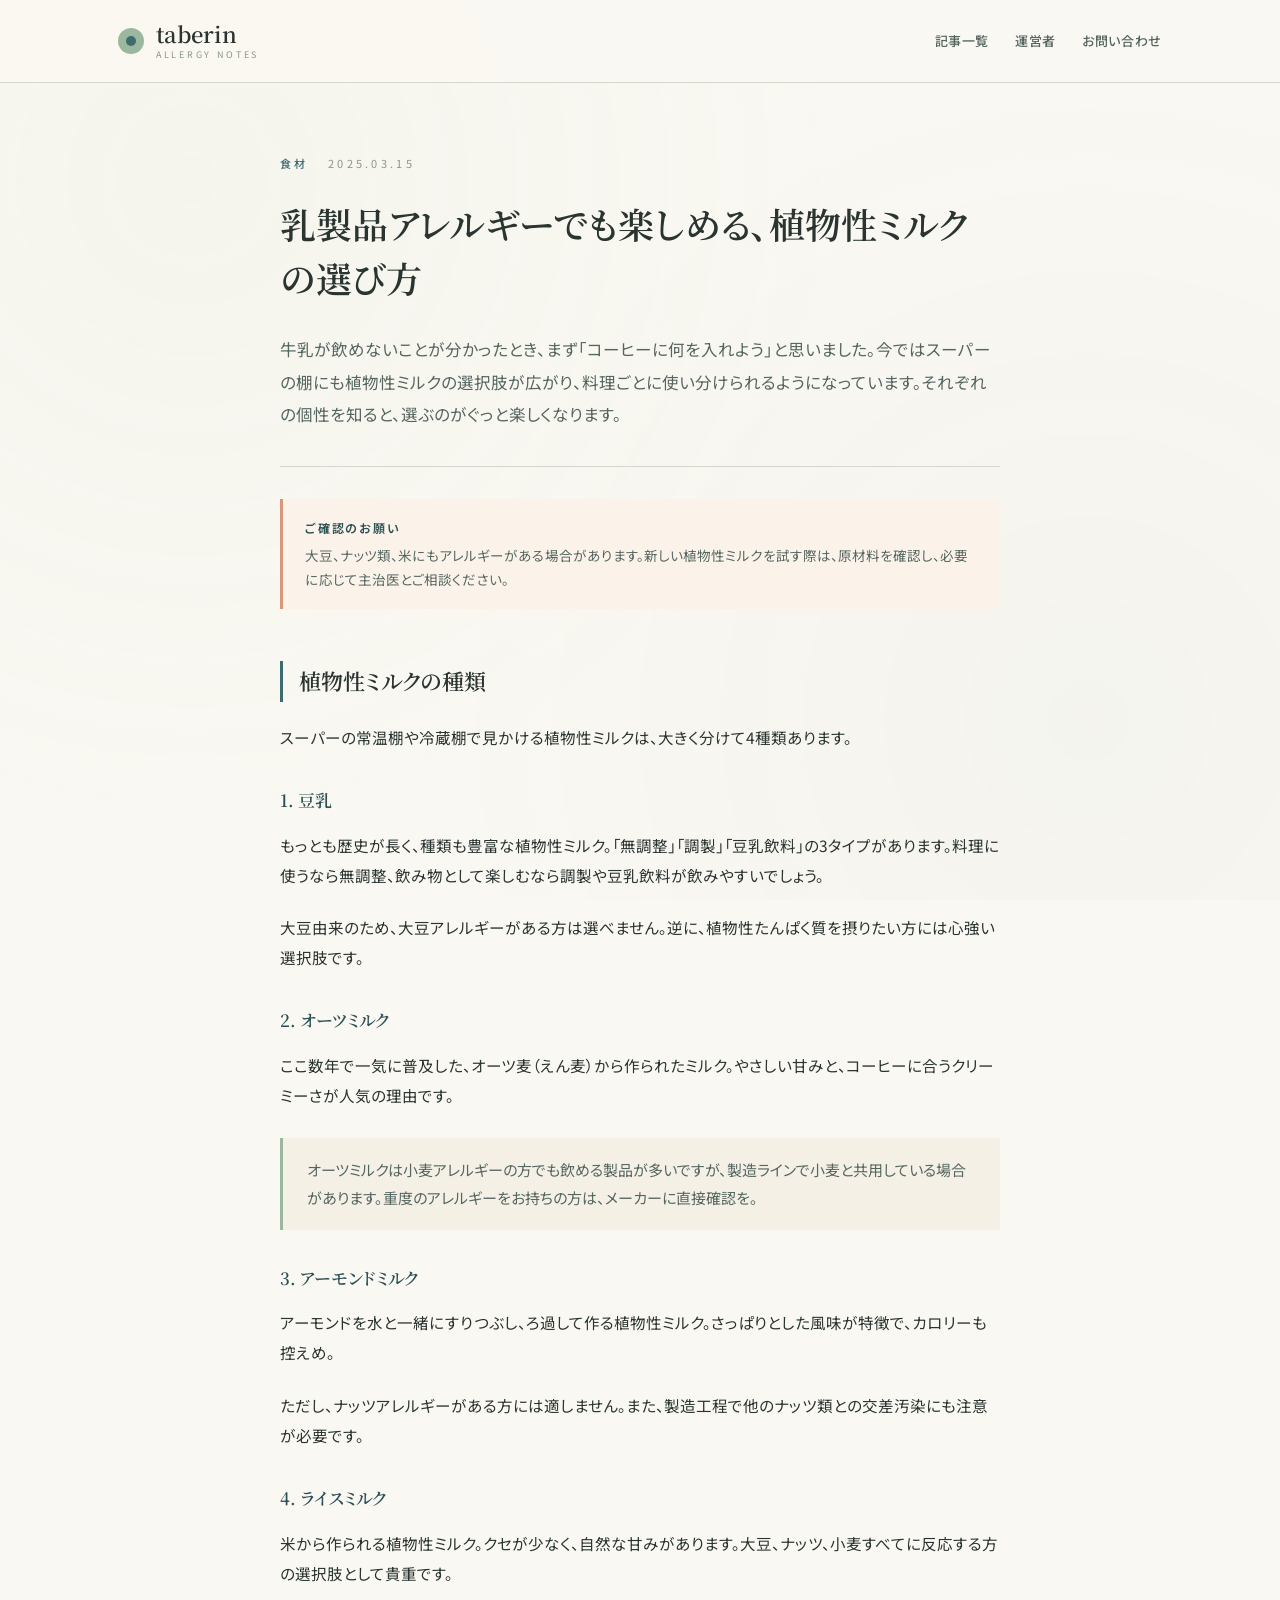
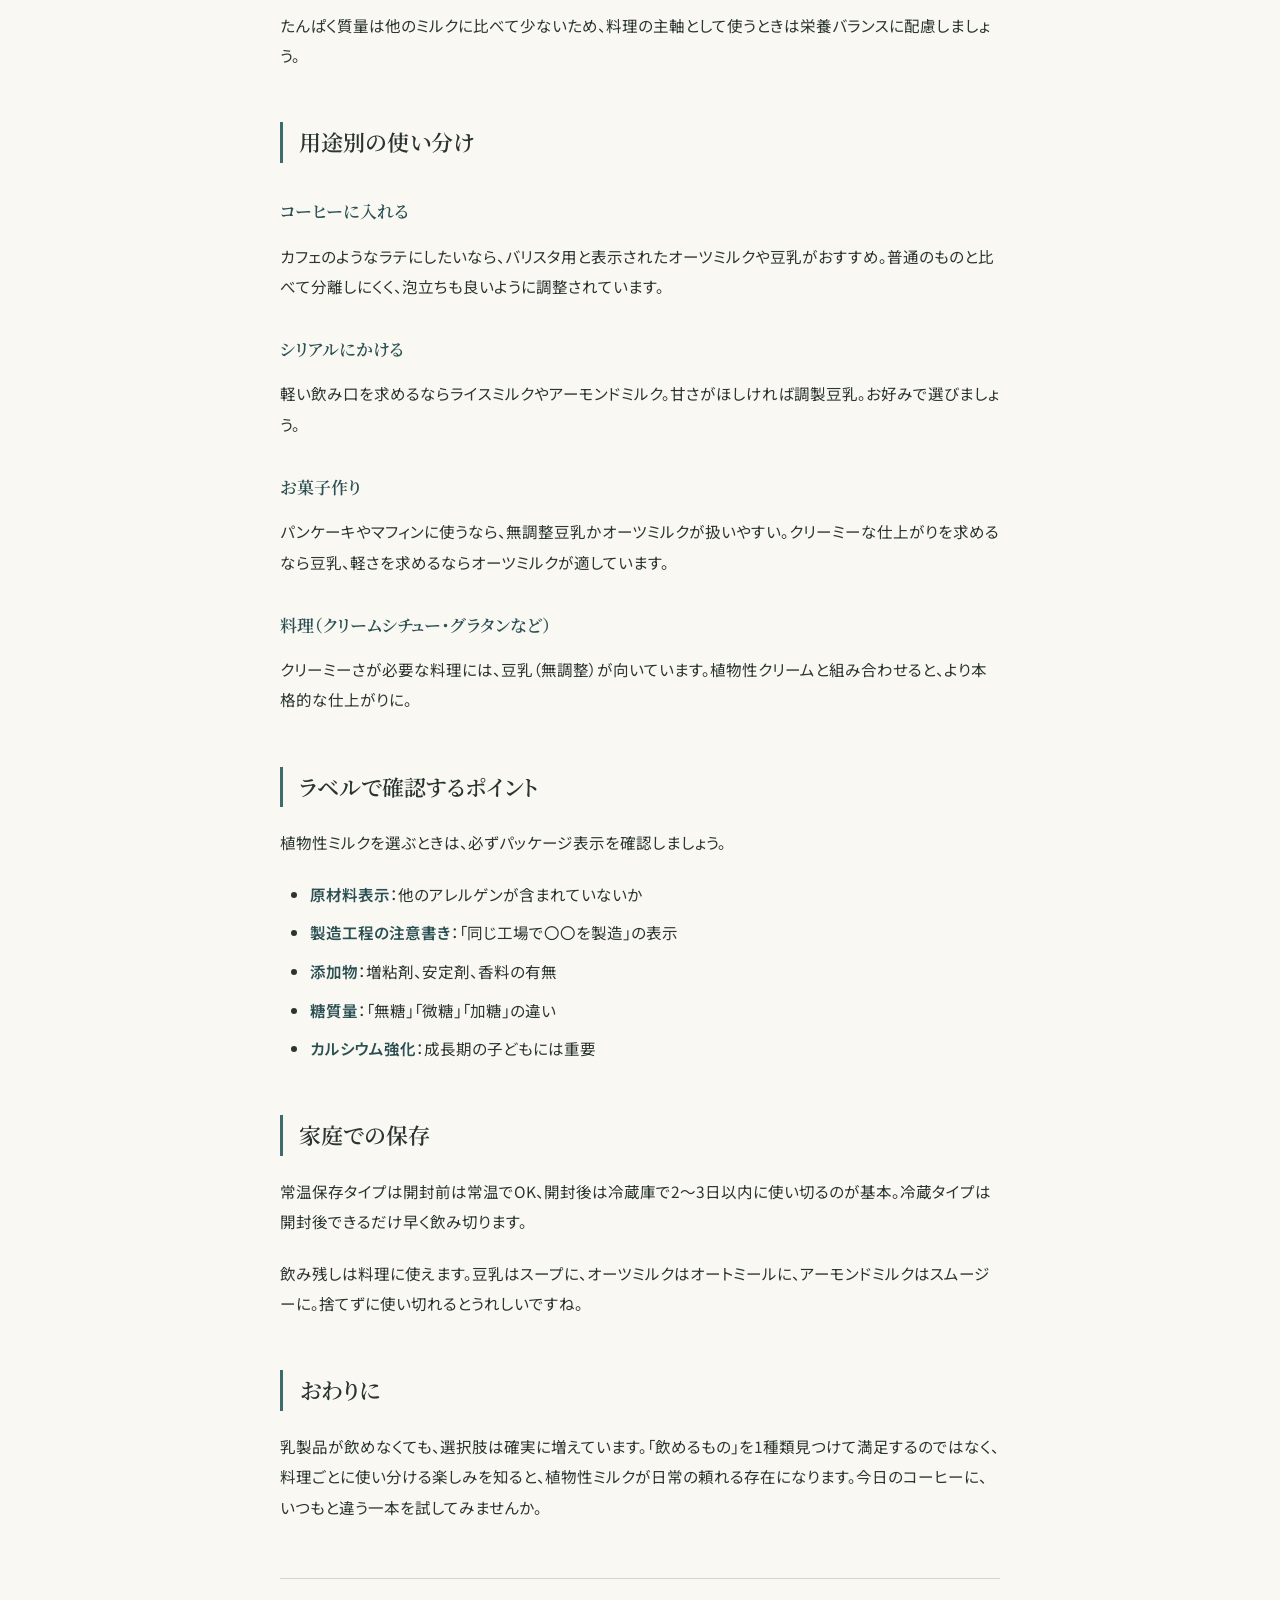
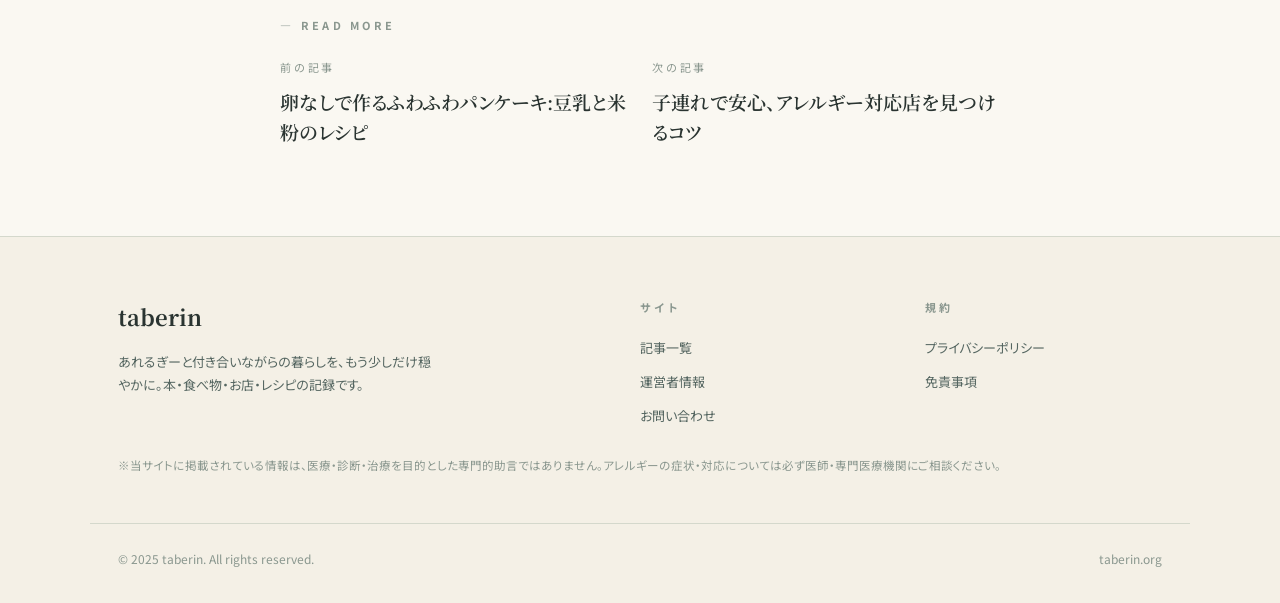
<file: articles/plant-based-milk.html>
<!DOCTYPE html>
<html lang="ja">
<head>
<meta charset="UTF-8">
<meta name="viewport" content="width=device-width, initial-scale=1.0">
<title>乳製品アレルギーでも楽しめる、植物性ミルクの選び方 | taberin</title>
<meta name="description" content="豆乳、オーツミルク、アーモンドミルク、ライスミルク。それぞれの特徴と料理での使い分け、選ぶときに見るべきラベルのポイントを解説。">
<meta name="keywords" content="乳アレルギー,豆乳,オーツミルク,アーモンドミルク,植物性ミルク">
<meta property="og:title" content="乳製品アレルギーでも楽しめる、植物性ミルクの選び方 | taberin">
<meta property="og:description" content="豆乳、オーツミルク、アーモンドミルク、ライスミルク。それぞれの特徴と料理での使い分け、選ぶときに見るべきラベルのポイントを解説。">
<meta property="og:type" content="article">
<meta property="og:url" content="https://taberin.org/">
<link rel="preconnect" href="https://fonts.googleapis.com">
<link rel="preconnect" href="https://fonts.gstatic.com" crossorigin>
<link href="https://fonts.googleapis.com/css2?family=Noto+Sans+JP:wght@400;500;600&family=Noto+Serif+JP:wght@500;600;700&display=swap" rel="stylesheet">
<link rel="stylesheet" href="../css/style.css">
</head>
<body>

<header class="site-header">
  <div class="header-inner">
    <a href="../index.html" class="brand">
      <span class="brand-mark"></span>
      <span class="brand-text">
        taberin
        <small>allergy notes</small>
      </span>
    </a>
    <nav class="nav">
      <a href="../index.html">記事一覧</a>
      <a href="../about.html">運営者</a>
      <a href="../contact.html">お問い合わせ</a>
    </nav>
  </div>
</header>

<main class="narrow article">
  <div class="article-meta">
    <span class="cat">食材</span>
    <span>2025.03.15</span>
  </div>
  <h1>乳製品アレルギーでも楽しめる、植物性ミルクの選び方</h1>
  <p class="article-lead">牛乳が飲めないことが分かったとき、まず「コーヒーに何を入れよう」と思いました。今ではスーパーの棚にも植物性ミルクの選択肢が広がり、料理ごとに使い分けられるようになっています。それぞれの個性を知ると、選ぶのがぐっと楽しくなります。</p>

  <div class="article-body">

    <div class="med-notice">
      <strong>ご確認のお願い</strong>
      大豆、ナッツ類、米にもアレルギーがある場合があります。新しい植物性ミルクを試す際は、原材料を確認し、必要に応じて主治医とご相談ください。
    </div>

    <h2>植物性ミルクの種類</h2>
    <p>スーパーの常温棚や冷蔵棚で見かける植物性ミルクは、大きく分けて4種類あります。</p>

    <h3>1. 豆乳</h3>
    <p>もっとも歴史が長く、種類も豊富な植物性ミルク。「無調整」「調製」「豆乳飲料」の3タイプがあります。料理に使うなら無調整、飲み物として楽しむなら調製や豆乳飲料が飲みやすいでしょう。</p>
    <p>大豆由来のため、大豆アレルギーがある方は選べません。逆に、植物性たんぱく質を摂りたい方には心強い選択肢です。</p>

    <h3>2. オーツミルク</h3>
    <p>ここ数年で一気に普及した、オーツ麦（えん麦）から作られたミルク。やさしい甘みと、コーヒーに合うクリーミーさが人気の理由です。</p>
    <blockquote>オーツミルクは小麦アレルギーの方でも飲める製品が多いですが、製造ラインで小麦と共用している場合があります。重度のアレルギーをお持ちの方は、メーカーに直接確認を。</blockquote>

    <h3>3. アーモンドミルク</h3>
    <p>アーモンドを水と一緒にすりつぶし、ろ過して作る植物性ミルク。さっぱりとした風味が特徴で、カロリーも控えめ。</p>
    <p>ただし、ナッツアレルギーがある方には適しません。また、製造工程で他のナッツ類との交差汚染にも注意が必要です。</p>

    <h3>4. ライスミルク</h3>
    <p>米から作られる植物性ミルク。クセが少なく、自然な甘みがあります。大豆、ナッツ、小麦すべてに反応する方の選択肢として貴重です。</p>
    <p>たんぱく質量は他のミルクに比べて少ないため、料理の主軸として使うときは栄養バランスに配慮しましょう。</p>

    <h2>用途別の使い分け</h2>

    <h3>コーヒーに入れる</h3>
    <p>カフェのようなラテにしたいなら、バリスタ用と表示されたオーツミルクや豆乳がおすすめ。普通のものと比べて分離しにくく、泡立ちも良いように調整されています。</p>

    <h3>シリアルにかける</h3>
    <p>軽い飲み口を求めるならライスミルクやアーモンドミルク。甘さがほしければ調製豆乳。お好みで選びましょう。</p>

    <h3>お菓子作り</h3>
    <p>パンケーキやマフィンに使うなら、無調整豆乳かオーツミルクが扱いやすい。クリーミーな仕上がりを求めるなら豆乳、軽さを求めるならオーツミルクが適しています。</p>

    <h3>料理（クリームシチュー・グラタンなど）</h3>
    <p>クリーミーさが必要な料理には、豆乳（無調整）が向いています。植物性クリームと組み合わせると、より本格的な仕上がりに。</p>

    <h2>ラベルで確認するポイント</h2>
    <p>植物性ミルクを選ぶときは、必ずパッケージ表示を確認しましょう。</p>
    <ul>
      <li><strong>原材料表示</strong>：他のアレルゲンが含まれていないか</li>
      <li><strong>製造工程の注意書き</strong>：「同じ工場で〇〇を製造」の表示</li>
      <li><strong>添加物</strong>：増粘剤、安定剤、香料の有無</li>
      <li><strong>糖質量</strong>：「無糖」「微糖」「加糖」の違い</li>
      <li><strong>カルシウム強化</strong>：成長期の子どもには重要</li>
    </ul>

    <h2>家庭での保存</h2>
    <p>常温保存タイプは開封前は常温でOK、開封後は冷蔵庫で2〜3日以内に使い切るのが基本。冷蔵タイプは開封後できるだけ早く飲み切ります。</p>
    <p>飲み残しは料理に使えます。豆乳はスープに、オーツミルクはオートミールに、アーモンドミルクはスムージーに。捨てずに使い切れるとうれしいですね。</p>

    <h2>おわりに</h2>
    <p>乳製品が飲めなくても、選択肢は確実に増えています。「飲めるもの」を1種類見つけて満足するのではなく、料理ごとに使い分ける楽しみを知ると、植物性ミルクが日常の頼れる存在になります。今日のコーヒーに、いつもと違う一本を試してみませんか。</p>

  </div>

  <nav class="read-more">
    <h4>— READ MORE</h4>
    <div class="read-more-grid">
      <a href="egg-free-pancake.html" class="card">
        <div class="card-meta"><span>前の記事</span></div>
        <h3>卵なしで作るふわふわパンケーキ:豆乳と米粉のレシピ</h3>
      </a>
      <a href="kids-eating-out.html" class="card">
        <div class="card-meta"><span>次の記事</span></div>
        <h3>子連れで安心、アレルギー対応店を見つけるコツ</h3>
      </a>
    </div>
  </nav>
</main>

<footer class="site-footer">
  <div class="footer-inner">
    <div class="footer-brand">
      <h3>taberin</h3>
      <p>あれるぎーと付き合いながらの暮らしを、もう少しだけ穏やかに。本・食べ物・お店・レシピの記録です。</p>
    </div>
    <div class="footer-col">
      <h4>サイト</h4>
      <a href="../index.html">記事一覧</a>
      <a href="../about.html">運営者情報</a>
      <a href="../contact.html">お問い合わせ</a>
    </div>
    <div class="footer-col">
      <h4>規約</h4>
      <a href="../privacy.html">プライバシーポリシー</a>
      <a href="../disclaimer.html">免責事項</a>
    </div>
  </div>
  <div class="footer-disclaimer">
    ※当サイトに掲載されている情報は、医療・診断・治療を目的とした専門的助言ではありません。アレルギーの症状・対応については必ず医師・専門医療機関にご相談ください。
  </div>
  <div class="footer-base">
    <span>© 2025 taberin. All rights reserved.</span>
    <span>taberin.org</span>
  </div>
</footer>

</body>
</html>
</file>
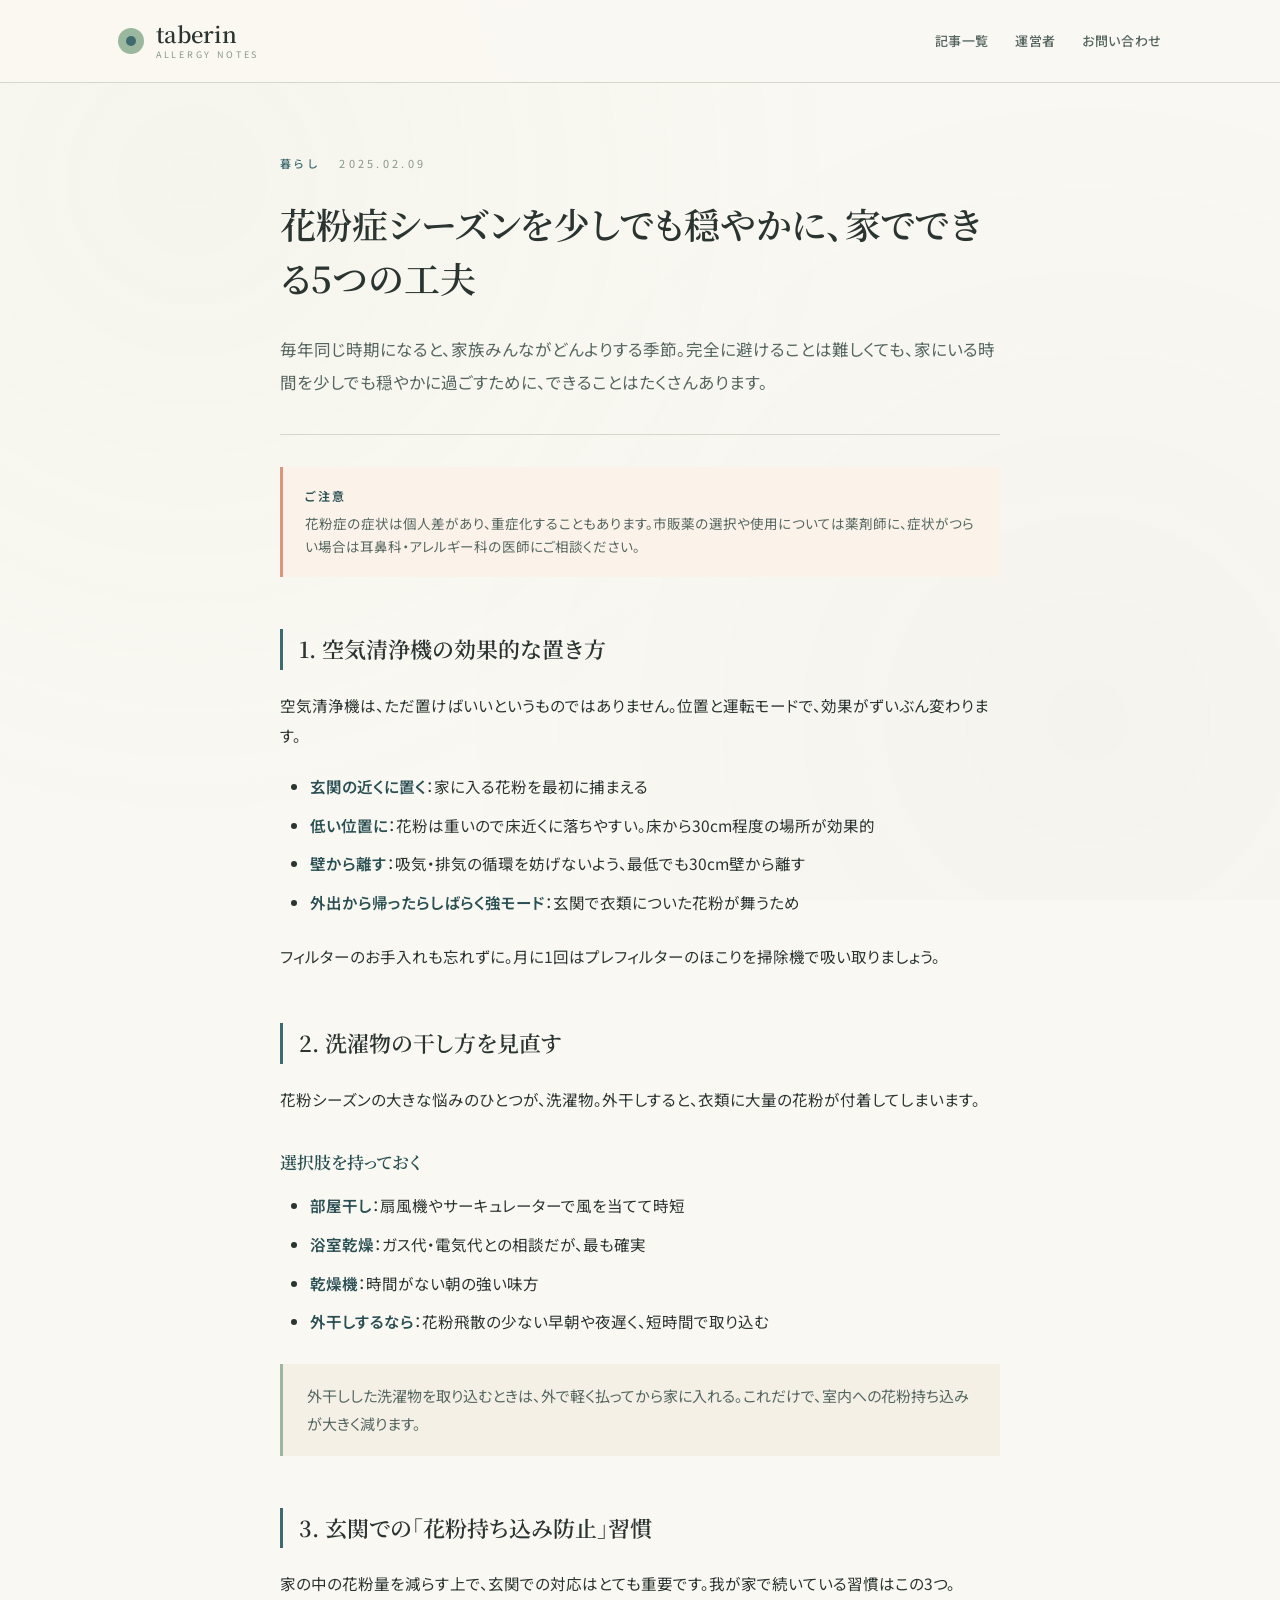
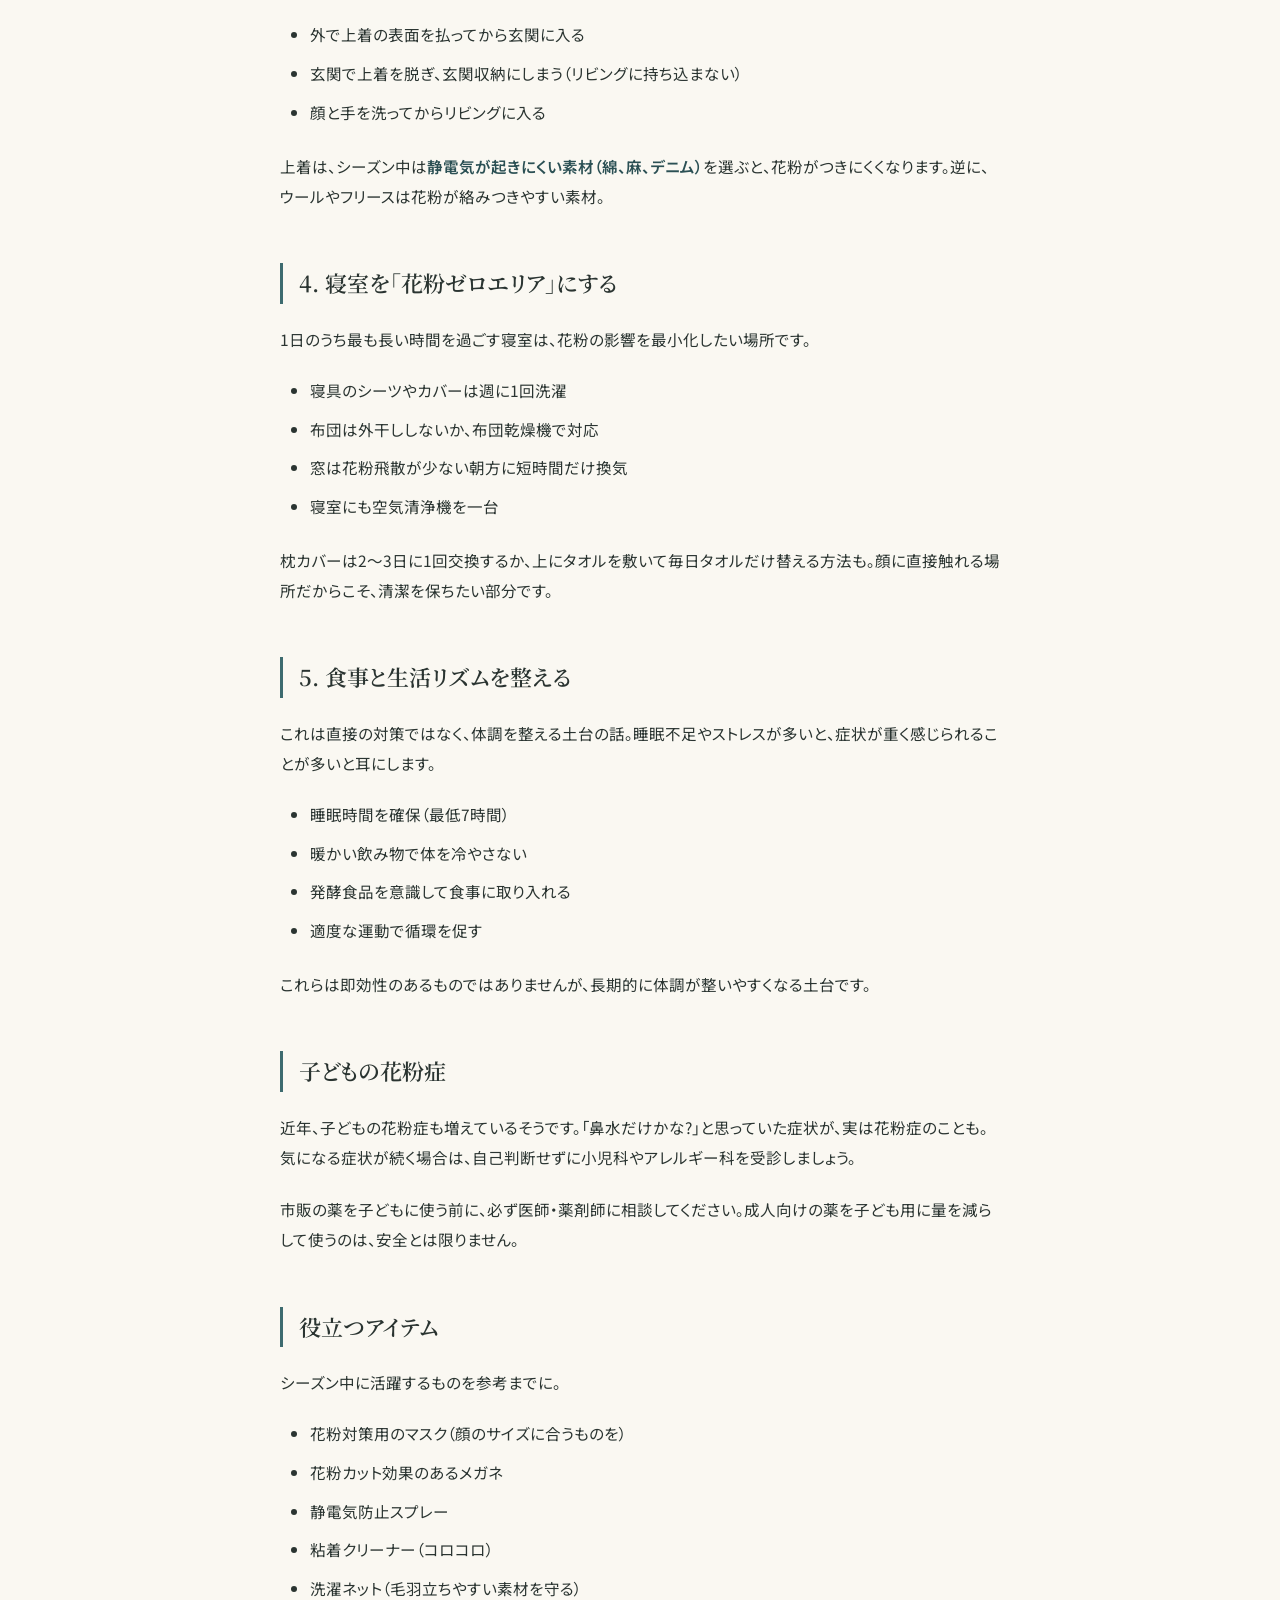
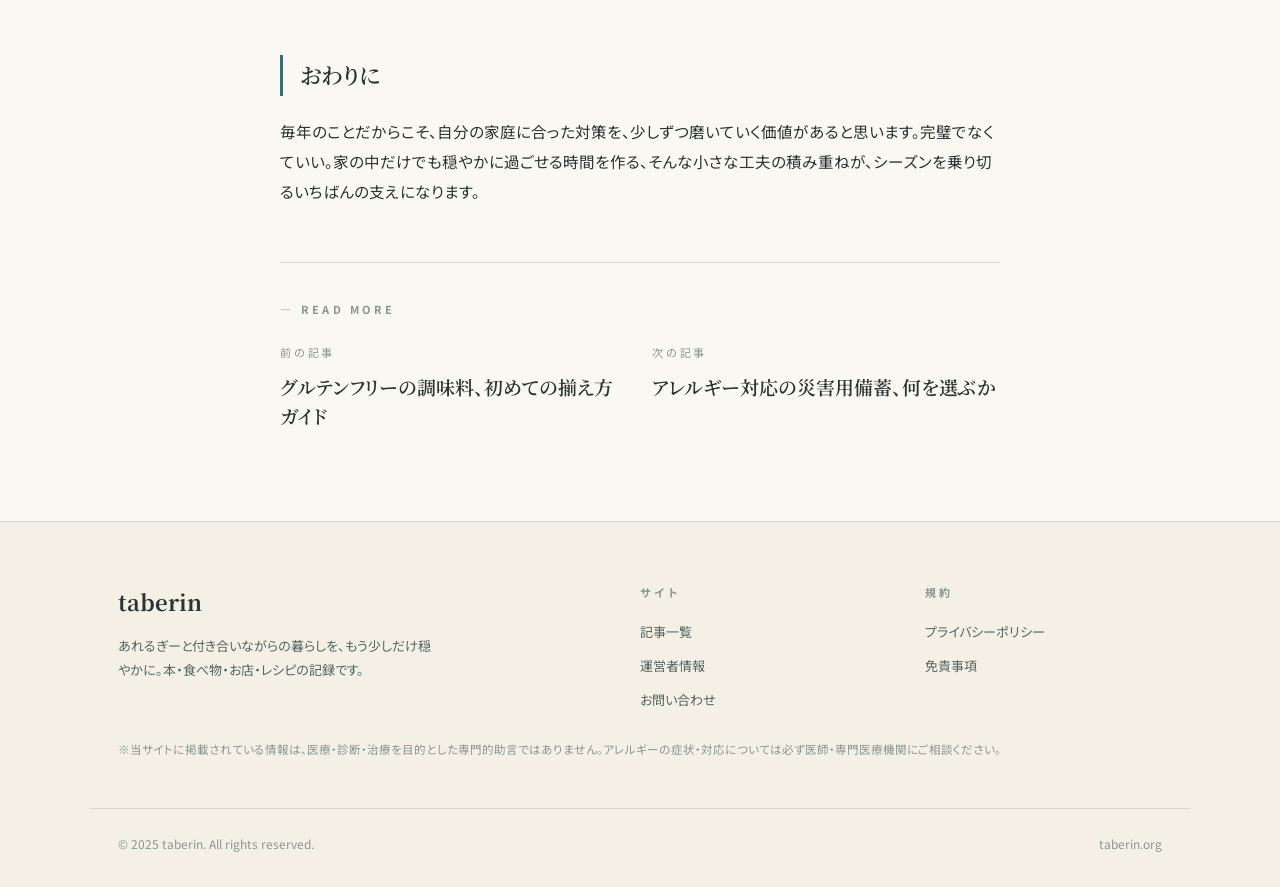
<file: articles/pollen-season.html>
<!DOCTYPE html>
<html lang="ja">
<head>
<meta charset="UTF-8">
<meta name="viewport" content="width=device-width, initial-scale=1.0">
<title>花粉症シーズンを少しでも穏やかに、家でできる5つの工夫 | taberin</title>
<meta name="description" content="花粉シーズンに、家でできる予防の工夫を5つご紹介。空気清浄機の置き方、洗濯のコツ、玄関での対応など、日常を少しでも楽にするヒント。">
<meta name="keywords" content="花粉症,アレルギー,対策,空気清浄機,洗濯">
<meta property="og:title" content="花粉症シーズンを少しでも穏やかに、家でできる5つの工夫 | taberin">
<meta property="og:description" content="花粉シーズンに、家でできる予防の工夫を5つご紹介。空気清浄機の置き方、洗濯のコツ、玄関での対応など、日常を少しでも楽にするヒント。">
<meta property="og:type" content="article">
<meta property="og:url" content="https://taberin.org/">
<link rel="preconnect" href="https://fonts.googleapis.com">
<link rel="preconnect" href="https://fonts.gstatic.com" crossorigin>
<link href="https://fonts.googleapis.com/css2?family=Noto+Sans+JP:wght@400;500;600&family=Noto+Serif+JP:wght@500;600;700&display=swap" rel="stylesheet">
<link rel="stylesheet" href="../css/style.css">
</head>
<body>

<header class="site-header">
  <div class="header-inner">
    <a href="../index.html" class="brand">
      <span class="brand-mark"></span>
      <span class="brand-text">
        taberin
        <small>allergy notes</small>
      </span>
    </a>
    <nav class="nav">
      <a href="../index.html">記事一覧</a>
      <a href="../about.html">運営者</a>
      <a href="../contact.html">お問い合わせ</a>
    </nav>
  </div>
</header>

<main class="narrow article">
  <div class="article-meta">
    <span class="cat">暮らし</span>
    <span>2025.02.09</span>
  </div>
  <h1>花粉症シーズンを少しでも穏やかに、家でできる5つの工夫</h1>
  <p class="article-lead">毎年同じ時期になると、家族みんながどんよりする季節。完全に避けることは難しくても、家にいる時間を少しでも穏やかに過ごすために、できることはたくさんあります。</p>

  <div class="article-body">

    <div class="med-notice">
      <strong>ご注意</strong>
      花粉症の症状は個人差があり、重症化することもあります。市販薬の選択や使用については薬剤師に、症状がつらい場合は耳鼻科・アレルギー科の医師にご相談ください。
    </div>

    <h2>1. 空気清浄機の効果的な置き方</h2>
    <p>空気清浄機は、ただ置けばいいというものではありません。位置と運転モードで、効果がずいぶん変わります。</p>
    <ul>
      <li><strong>玄関の近くに置く</strong>：家に入る花粉を最初に捕まえる</li>
      <li><strong>低い位置に</strong>：花粉は重いので床近くに落ちやすい。床から30cm程度の場所が効果的</li>
      <li><strong>壁から離す</strong>：吸気・排気の循環を妨げないよう、最低でも30cm壁から離す</li>
      <li><strong>外出から帰ったらしばらく強モード</strong>：玄関で衣類についた花粉が舞うため</li>
    </ul>
    <p>フィルターのお手入れも忘れずに。月に1回はプレフィルターのほこりを掃除機で吸い取りましょう。</p>

    <h2>2. 洗濯物の干し方を見直す</h2>
    <p>花粉シーズンの大きな悩みのひとつが、洗濯物。外干しすると、衣類に大量の花粉が付着してしまいます。</p>
    <h3>選択肢を持っておく</h3>
    <ul>
      <li><strong>部屋干し</strong>：扇風機やサーキュレーターで風を当てて時短</li>
      <li><strong>浴室乾燥</strong>：ガス代・電気代との相談だが、最も確実</li>
      <li><strong>乾燥機</strong>：時間がない朝の強い味方</li>
      <li><strong>外干しするなら</strong>：花粉飛散の少ない早朝や夜遅く、短時間で取り込む</li>
    </ul>
    <blockquote>外干しした洗濯物を取り込むときは、外で軽く払ってから家に入れる。これだけで、室内への花粉持ち込みが大きく減ります。</blockquote>

    <h2>3. 玄関での「花粉持ち込み防止」習慣</h2>
    <p>家の中の花粉量を減らす上で、玄関での対応はとても重要です。我が家で続いている習慣はこの3つ。</p>
    <ul>
      <li>外で上着の表面を払ってから玄関に入る</li>
      <li>玄関で上着を脱ぎ、玄関収納にしまう（リビングに持ち込まない）</li>
      <li>顔と手を洗ってからリビングに入る</li>
    </ul>
    <p>上着は、シーズン中は<strong>静電気が起きにくい素材（綿、麻、デニム）</strong>を選ぶと、花粉がつきにくくなります。逆に、ウールやフリースは花粉が絡みつきやすい素材。</p>

    <h2>4. 寝室を「花粉ゼロエリア」にする</h2>
    <p>1日のうち最も長い時間を過ごす寝室は、花粉の影響を最小化したい場所です。</p>
    <ul>
      <li>寝具のシーツやカバーは週に1回洗濯</li>
      <li>布団は外干ししないか、布団乾燥機で対応</li>
      <li>窓は花粉飛散が少ない朝方に短時間だけ換気</li>
      <li>寝室にも空気清浄機を一台</li>
    </ul>
    <p>枕カバーは2〜3日に1回交換するか、上にタオルを敷いて毎日タオルだけ替える方法も。顔に直接触れる場所だからこそ、清潔を保ちたい部分です。</p>

    <h2>5. 食事と生活リズムを整える</h2>
    <p>これは直接の対策ではなく、体調を整える土台の話。睡眠不足やストレスが多いと、症状が重く感じられることが多いと耳にします。</p>
    <ul>
      <li>睡眠時間を確保（最低7時間）</li>
      <li>暖かい飲み物で体を冷やさない</li>
      <li>発酵食品を意識して食事に取り入れる</li>
      <li>適度な運動で循環を促す</li>
    </ul>
    <p>これらは即効性のあるものではありませんが、長期的に体調が整いやすくなる土台です。</p>

    <h2>子どもの花粉症</h2>
    <p>近年、子どもの花粉症も増えているそうです。「鼻水だけかな?」と思っていた症状が、実は花粉症のことも。気になる症状が続く場合は、自己判断せずに小児科やアレルギー科を受診しましょう。</p>
    <p>市販の薬を子どもに使う前に、必ず医師・薬剤師に相談してください。成人向けの薬を子ども用に量を減らして使うのは、安全とは限りません。</p>

    <h2>役立つアイテム</h2>
    <p>シーズン中に活躍するものを参考までに。</p>
    <ul>
      <li>花粉対策用のマスク（顔のサイズに合うものを）</li>
      <li>花粉カット効果のあるメガネ</li>
      <li>静電気防止スプレー</li>
      <li>粘着クリーナー（コロコロ）</li>
      <li>洗濯ネット（毛羽立ちやすい素材を守る）</li>
    </ul>

    <h2>おわりに</h2>
    <p>毎年のことだからこそ、自分の家庭に合った対策を、少しずつ磨いていく価値があると思います。完璧でなくていい。家の中だけでも穏やかに過ごせる時間を作る、そんな小さな工夫の積み重ねが、シーズンを乗り切るいちばんの支えになります。</p>

  </div>

  <nav class="read-more">
    <h4>— READ MORE</h4>
    <div class="read-more-grid">
      <a href="gluten-free-seasoning.html" class="card">
        <div class="card-meta"><span>前の記事</span></div>
        <h3>グルテンフリーの調味料、初めての揃え方ガイド</h3>
      </a>
      <a href="emergency-stock.html" class="card">
        <div class="card-meta"><span>次の記事</span></div>
        <h3>アレルギー対応の災害用備蓄、何を選ぶか</h3>
      </a>
    </div>
  </nav>
</main>

<footer class="site-footer">
  <div class="footer-inner">
    <div class="footer-brand">
      <h3>taberin</h3>
      <p>あれるぎーと付き合いながらの暮らしを、もう少しだけ穏やかに。本・食べ物・お店・レシピの記録です。</p>
    </div>
    <div class="footer-col">
      <h4>サイト</h4>
      <a href="../index.html">記事一覧</a>
      <a href="../about.html">運営者情報</a>
      <a href="../contact.html">お問い合わせ</a>
    </div>
    <div class="footer-col">
      <h4>規約</h4>
      <a href="../privacy.html">プライバシーポリシー</a>
      <a href="../disclaimer.html">免責事項</a>
    </div>
  </div>
  <div class="footer-disclaimer">
    ※当サイトに掲載されている情報は、医療・診断・治療を目的とした専門的助言ではありません。アレルギーの症状・対応については必ず医師・専門医療機関にご相談ください。
  </div>
  <div class="footer-base">
    <span>© 2025 taberin. All rights reserved.</span>
    <span>taberin.org</span>
  </div>
</footer>

</body>
</html>
</file>
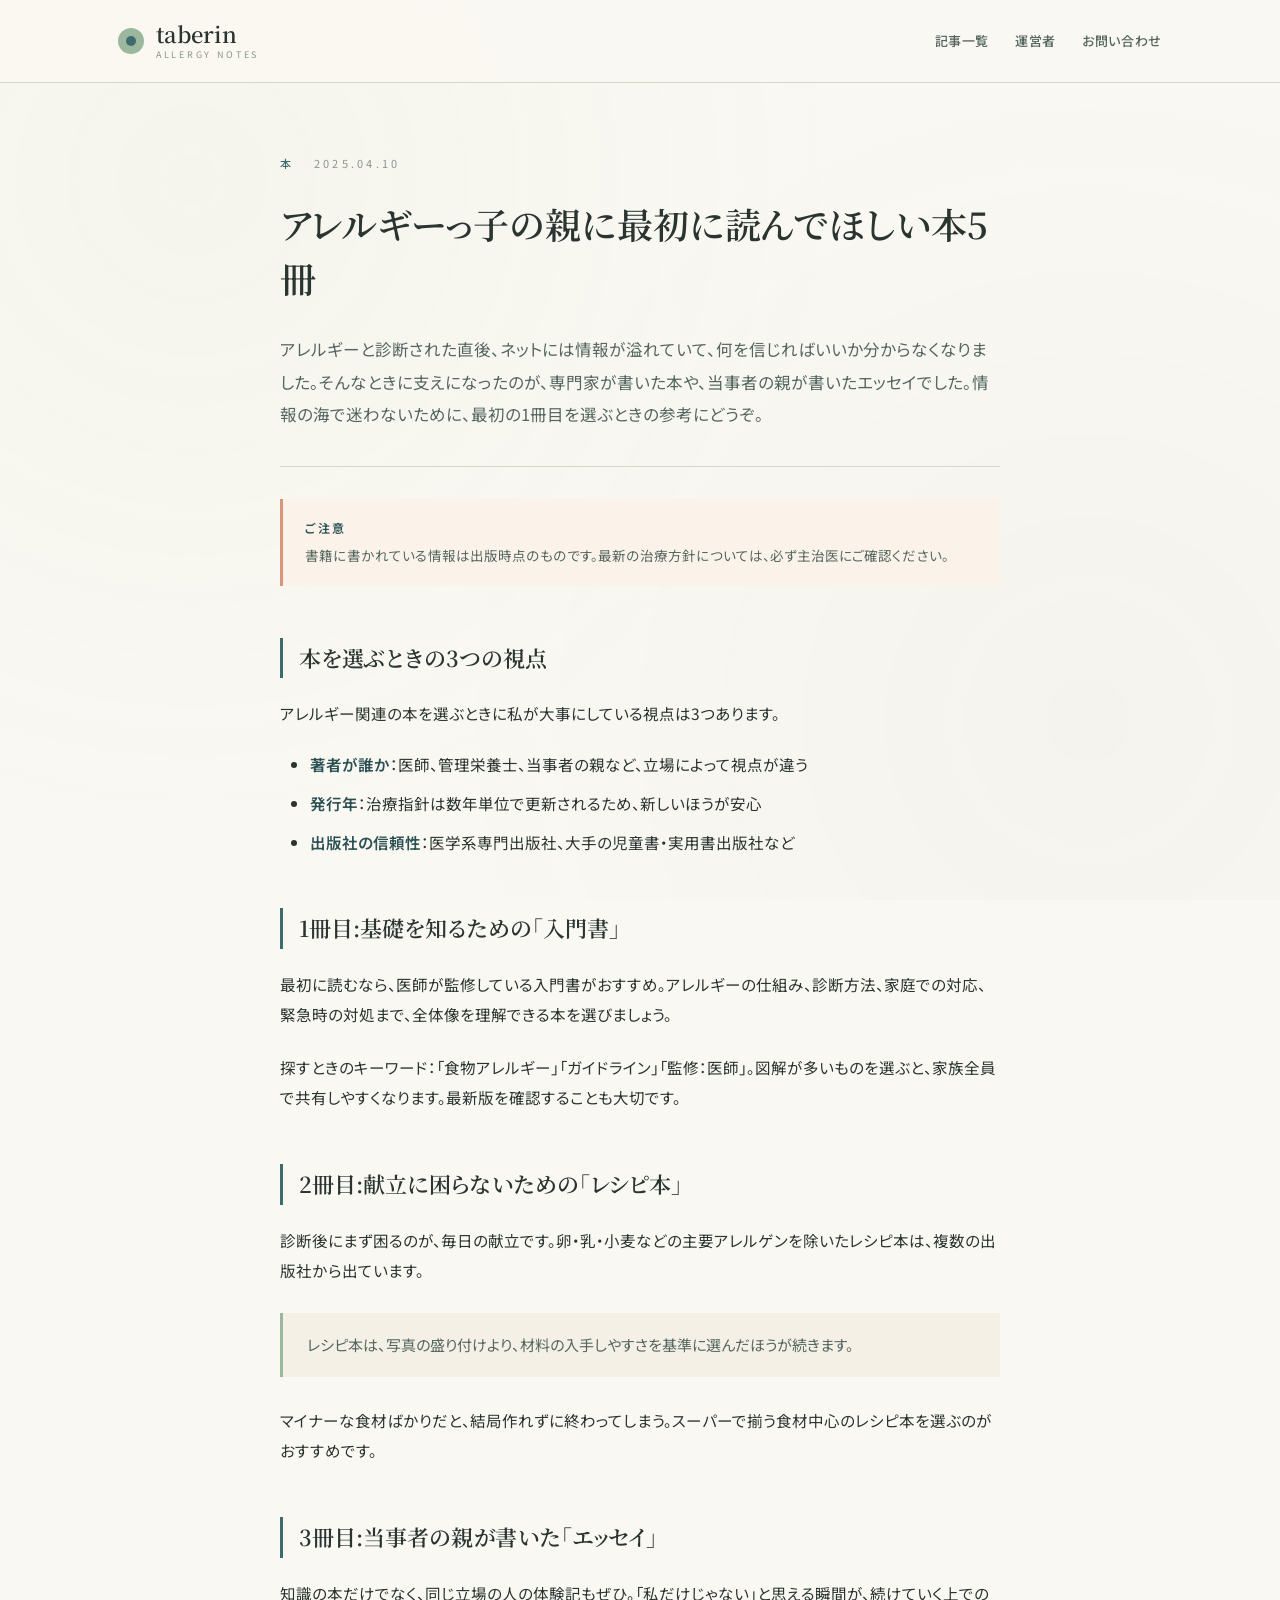
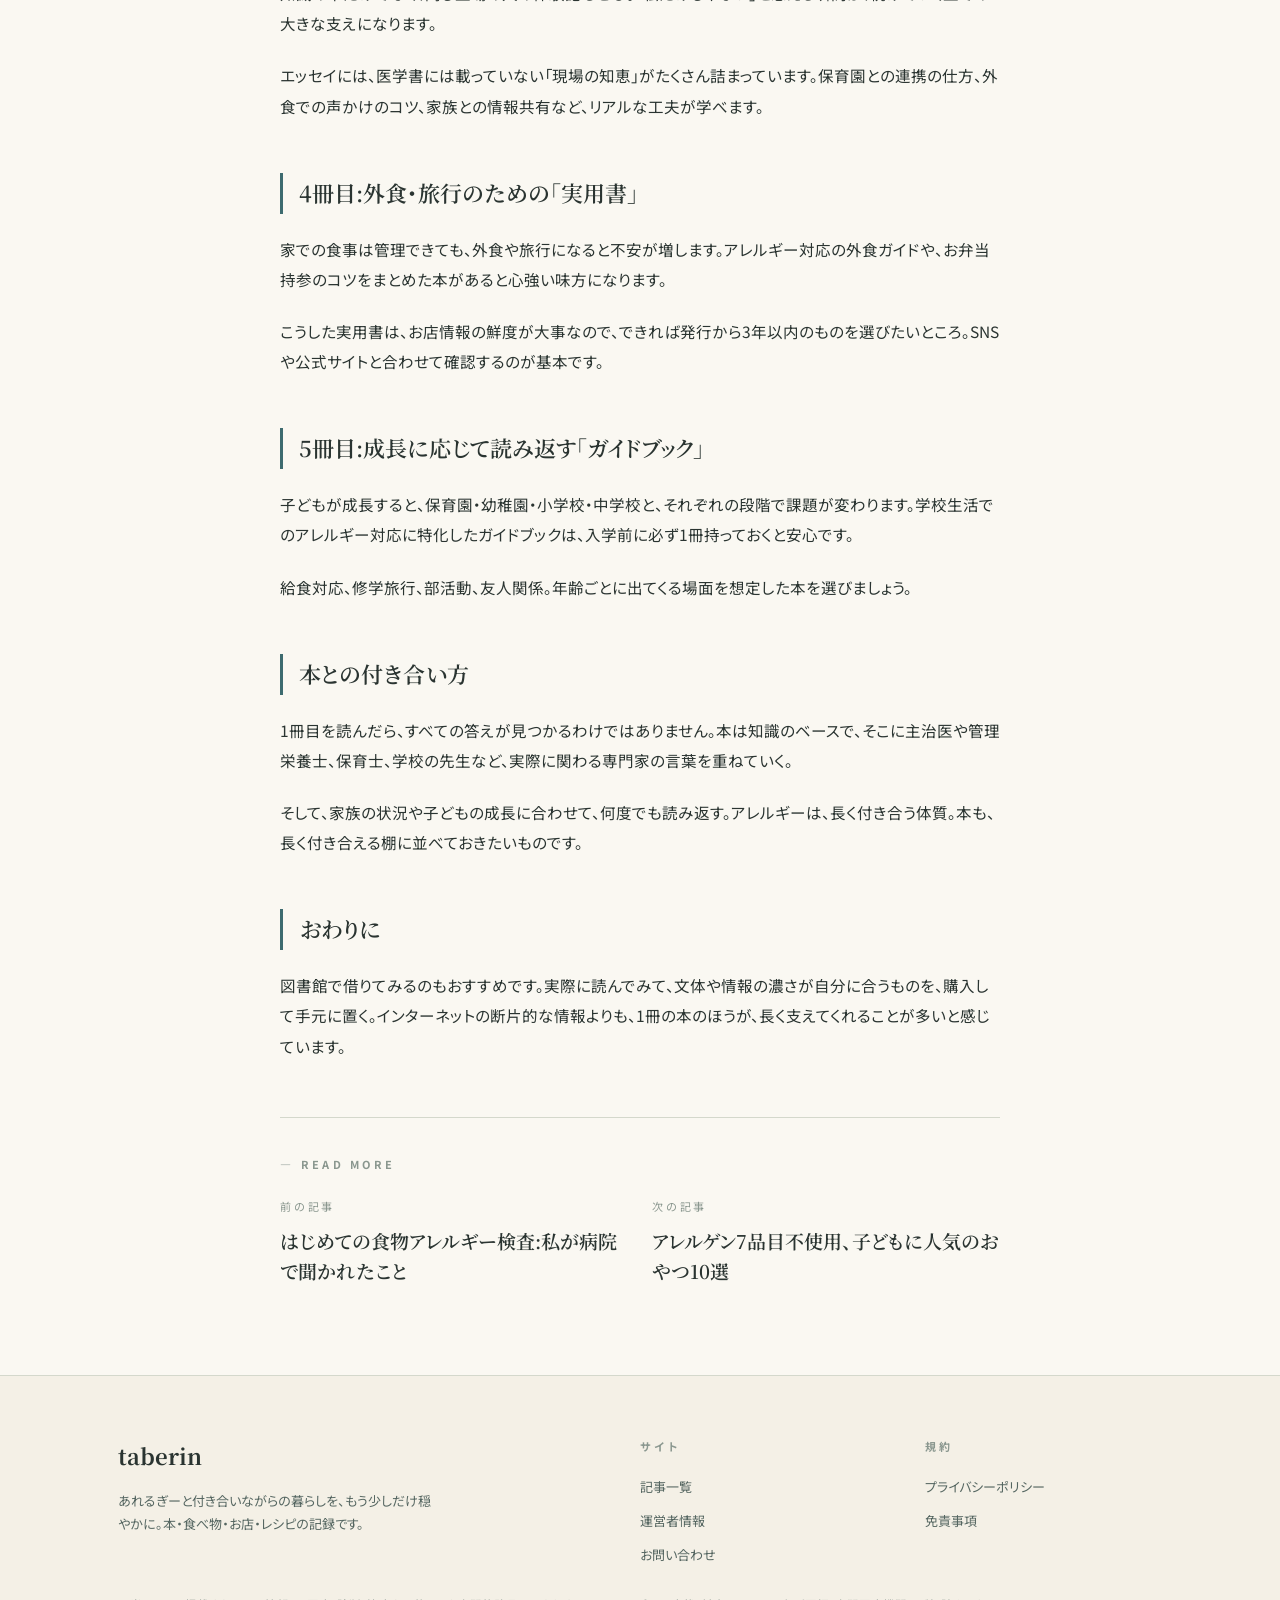
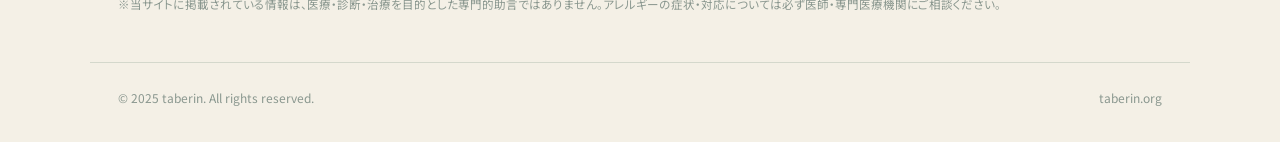
<file: articles/recommended-books.html>
<!DOCTYPE html>
<html lang="ja">
<head>
<meta charset="UTF-8">
<meta name="viewport" content="width=device-width, initial-scale=1.0">
<title>アレルギーっ子の親に最初に読んでほしい本5冊 | taberin</title>
<meta name="description" content="食物アレルギーと診断された子の親が、最初の一歩として手に取ってよかった本を5冊厳選してご紹介。医学書から、レシピ本、当事者エッセイまで。">
<meta name="keywords" content="アレルギー,本,書籍,おすすめ,子育て,食物アレルギー">
<meta property="og:title" content="アレルギーっ子の親に最初に読んでほしい本5冊 | taberin">
<meta property="og:description" content="食物アレルギーと診断された子の親が、最初の一歩として手に取ってよかった本を5冊厳選してご紹介。医学書から、レシピ本、当事者エッセイまで。">
<meta property="og:type" content="article">
<meta property="og:url" content="https://taberin.org/">
<link rel="preconnect" href="https://fonts.googleapis.com">
<link rel="preconnect" href="https://fonts.gstatic.com" crossorigin>
<link href="https://fonts.googleapis.com/css2?family=Noto+Sans+JP:wght@400;500;600&family=Noto+Serif+JP:wght@500;600;700&display=swap" rel="stylesheet">
<link rel="stylesheet" href="../css/style.css">
</head>
<body>

<header class="site-header">
  <div class="header-inner">
    <a href="../index.html" class="brand">
      <span class="brand-mark"></span>
      <span class="brand-text">
        taberin
        <small>allergy notes</small>
      </span>
    </a>
    <nav class="nav">
      <a href="../index.html">記事一覧</a>
      <a href="../about.html">運営者</a>
      <a href="../contact.html">お問い合わせ</a>
    </nav>
  </div>
</header>

<main class="narrow article">
  <div class="article-meta">
    <span class="cat">本</span>
    <span>2025.04.10</span>
  </div>
  <h1>アレルギーっ子の親に最初に読んでほしい本5冊</h1>
  <p class="article-lead">アレルギーと診断された直後、ネットには情報が溢れていて、何を信じればいいか分からなくなりました。そんなときに支えになったのが、専門家が書いた本や、当事者の親が書いたエッセイでした。情報の海で迷わないために、最初の1冊目を選ぶときの参考にどうぞ。</p>

  <div class="article-body">

    <div class="med-notice">
      <strong>ご注意</strong>
      書籍に書かれている情報は出版時点のものです。最新の治療方針については、必ず主治医にご確認ください。
    </div>

    <h2>本を選ぶときの3つの視点</h2>
    <p>アレルギー関連の本を選ぶときに私が大事にしている視点は3つあります。</p>
    <ul>
      <li><strong>著者が誰か</strong>：医師、管理栄養士、当事者の親など、立場によって視点が違う</li>
      <li><strong>発行年</strong>：治療指針は数年単位で更新されるため、新しいほうが安心</li>
      <li><strong>出版社の信頼性</strong>：医学系専門出版社、大手の児童書・実用書出版社など</li>
    </ul>

    <h2>1冊目:基礎を知るための「入門書」</h2>
    <p>最初に読むなら、医師が監修している入門書がおすすめ。アレルギーの仕組み、診断方法、家庭での対応、緊急時の対処まで、全体像を理解できる本を選びましょう。</p>
    <p>探すときのキーワード：「食物アレルギー」「ガイドライン」「監修：医師」。図解が多いものを選ぶと、家族全員で共有しやすくなります。最新版を確認することも大切です。</p>

    <h2>2冊目:献立に困らないための「レシピ本」</h2>
    <p>診断後にまず困るのが、毎日の献立です。卵・乳・小麦などの主要アレルゲンを除いたレシピ本は、複数の出版社から出ています。</p>
    <blockquote>レシピ本は、写真の盛り付けより、材料の入手しやすさを基準に選んだほうが続きます。</blockquote>
    <p>マイナーな食材ばかりだと、結局作れずに終わってしまう。スーパーで揃う食材中心のレシピ本を選ぶのがおすすめです。</p>

    <h2>3冊目:当事者の親が書いた「エッセイ」</h2>
    <p>知識の本だけでなく、同じ立場の人の体験記もぜひ。「私だけじゃない」と思える瞬間が、続けていく上での大きな支えになります。</p>
    <p>エッセイには、医学書には載っていない「現場の知恵」がたくさん詰まっています。保育園との連携の仕方、外食での声かけのコツ、家族との情報共有など、リアルな工夫が学べます。</p>

    <h2>4冊目:外食・旅行のための「実用書」</h2>
    <p>家での食事は管理できても、外食や旅行になると不安が増します。アレルギー対応の外食ガイドや、お弁当持参のコツをまとめた本があると心強い味方になります。</p>
    <p>こうした実用書は、お店情報の鮮度が大事なので、できれば発行から3年以内のものを選びたいところ。SNSや公式サイトと合わせて確認するのが基本です。</p>

    <h2>5冊目:成長に応じて読み返す「ガイドブック」</h2>
    <p>子どもが成長すると、保育園・幼稚園・小学校・中学校と、それぞれの段階で課題が変わります。学校生活でのアレルギー対応に特化したガイドブックは、入学前に必ず1冊持っておくと安心です。</p>
    <p>給食対応、修学旅行、部活動、友人関係。年齢ごとに出てくる場面を想定した本を選びましょう。</p>

    <h2>本との付き合い方</h2>
    <p>1冊目を読んだら、すべての答えが見つかるわけではありません。本は知識のベースで、そこに主治医や管理栄養士、保育士、学校の先生など、実際に関わる専門家の言葉を重ねていく。</p>
    <p>そして、家族の状況や子どもの成長に合わせて、何度でも読み返す。アレルギーは、長く付き合う体質。本も、長く付き合える棚に並べておきたいものです。</p>

    <h2>おわりに</h2>
    <p>図書館で借りてみるのもおすすめです。実際に読んでみて、文体や情報の濃さが自分に合うものを、購入して手元に置く。インターネットの断片的な情報よりも、1冊の本のほうが、長く支えてくれることが多いと感じています。</p>

  </div>

  <nav class="read-more">
    <h4>— READ MORE</h4>
    <div class="read-more-grid">
      <a href="first-allergy-test.html" class="card">
        <div class="card-meta"><span>前の記事</span></div>
        <h3>はじめての食物アレルギー検査:私が病院で聞かれたこと</h3>
      </a>
      <a href="allergy-friendly-snacks.html" class="card">
        <div class="card-meta"><span>次の記事</span></div>
        <h3>アレルゲン7品目不使用、子どもに人気のおやつ10選</h3>
      </a>
    </div>
  </nav>
</main>

<footer class="site-footer">
  <div class="footer-inner">
    <div class="footer-brand">
      <h3>taberin</h3>
      <p>あれるぎーと付き合いながらの暮らしを、もう少しだけ穏やかに。本・食べ物・お店・レシピの記録です。</p>
    </div>
    <div class="footer-col">
      <h4>サイト</h4>
      <a href="../index.html">記事一覧</a>
      <a href="../about.html">運営者情報</a>
      <a href="../contact.html">お問い合わせ</a>
    </div>
    <div class="footer-col">
      <h4>規約</h4>
      <a href="../privacy.html">プライバシーポリシー</a>
      <a href="../disclaimer.html">免責事項</a>
    </div>
  </div>
  <div class="footer-disclaimer">
    ※当サイトに掲載されている情報は、医療・診断・治療を目的とした専門的助言ではありません。アレルギーの症状・対応については必ず医師・専門医療機関にご相談ください。
  </div>
  <div class="footer-base">
    <span>© 2025 taberin. All rights reserved.</span>
    <span>taberin.org</span>
  </div>
</footer>

</body>
</html>
</file>
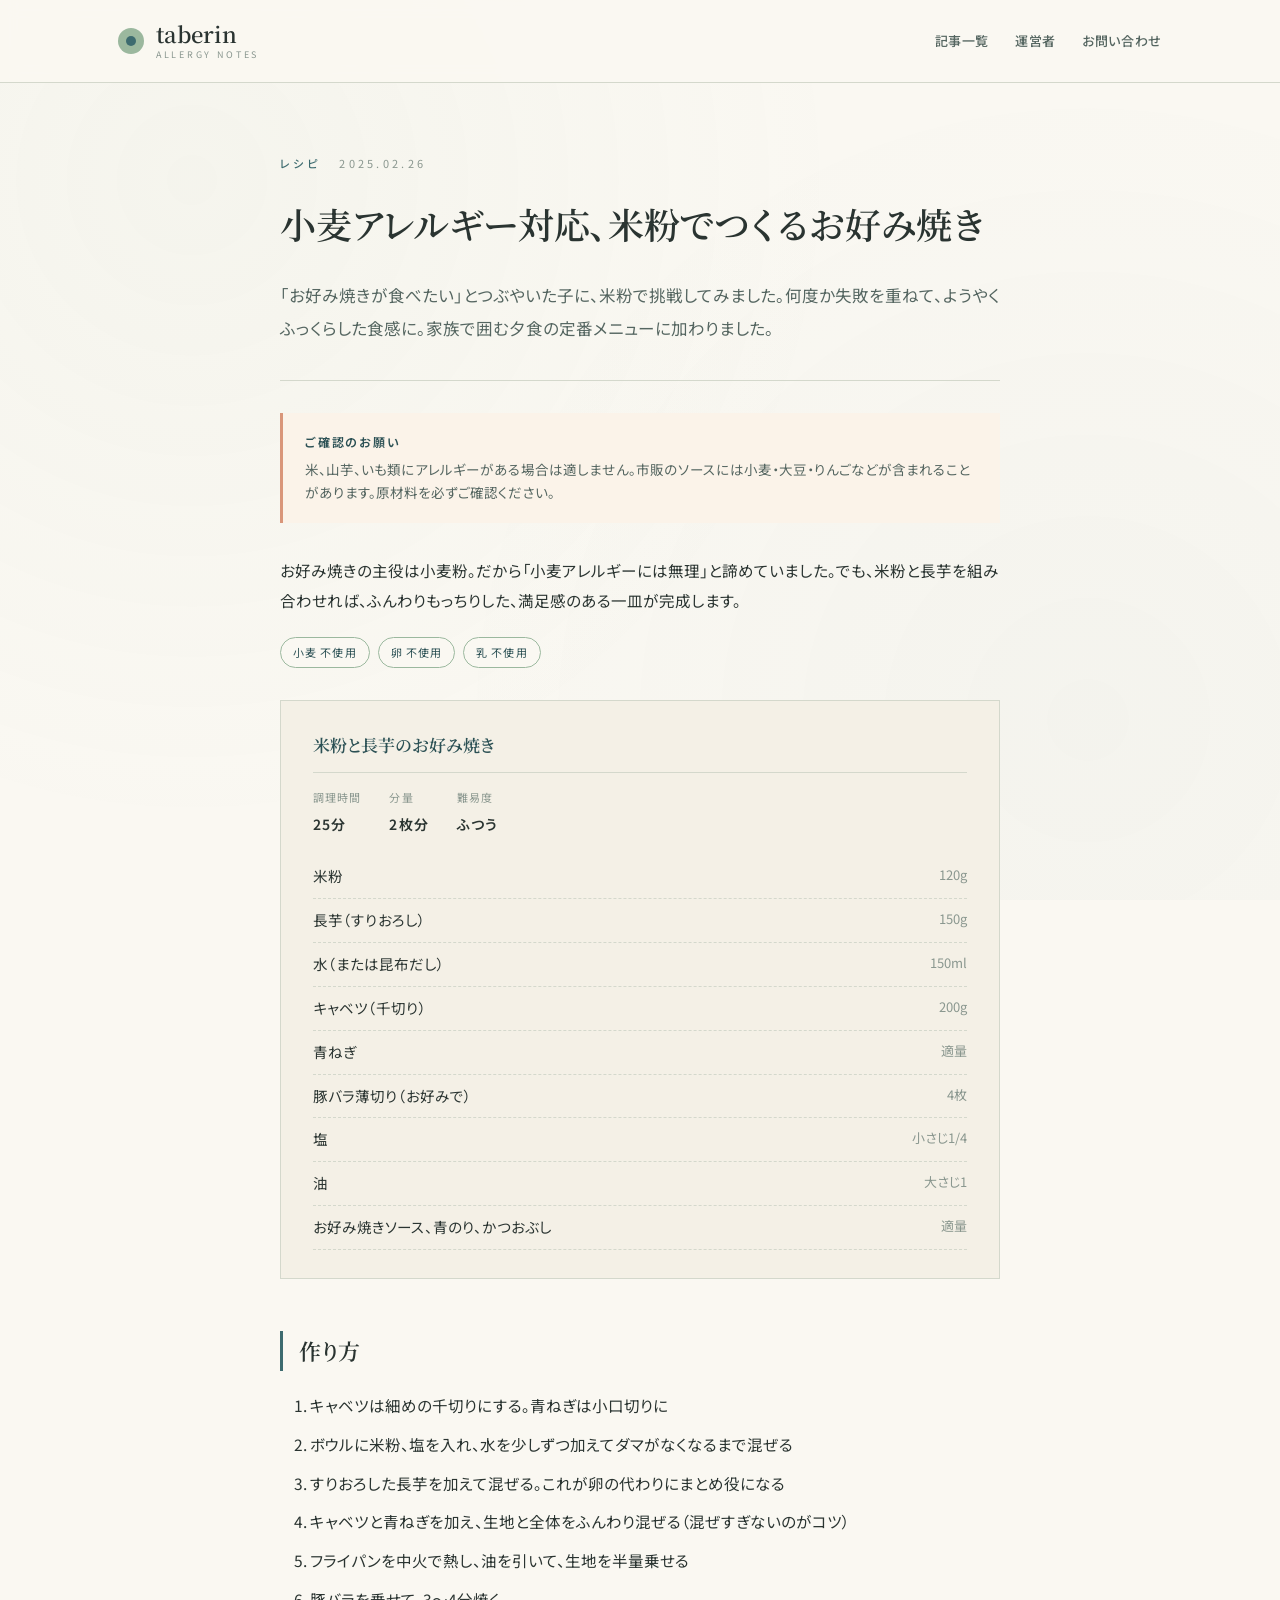
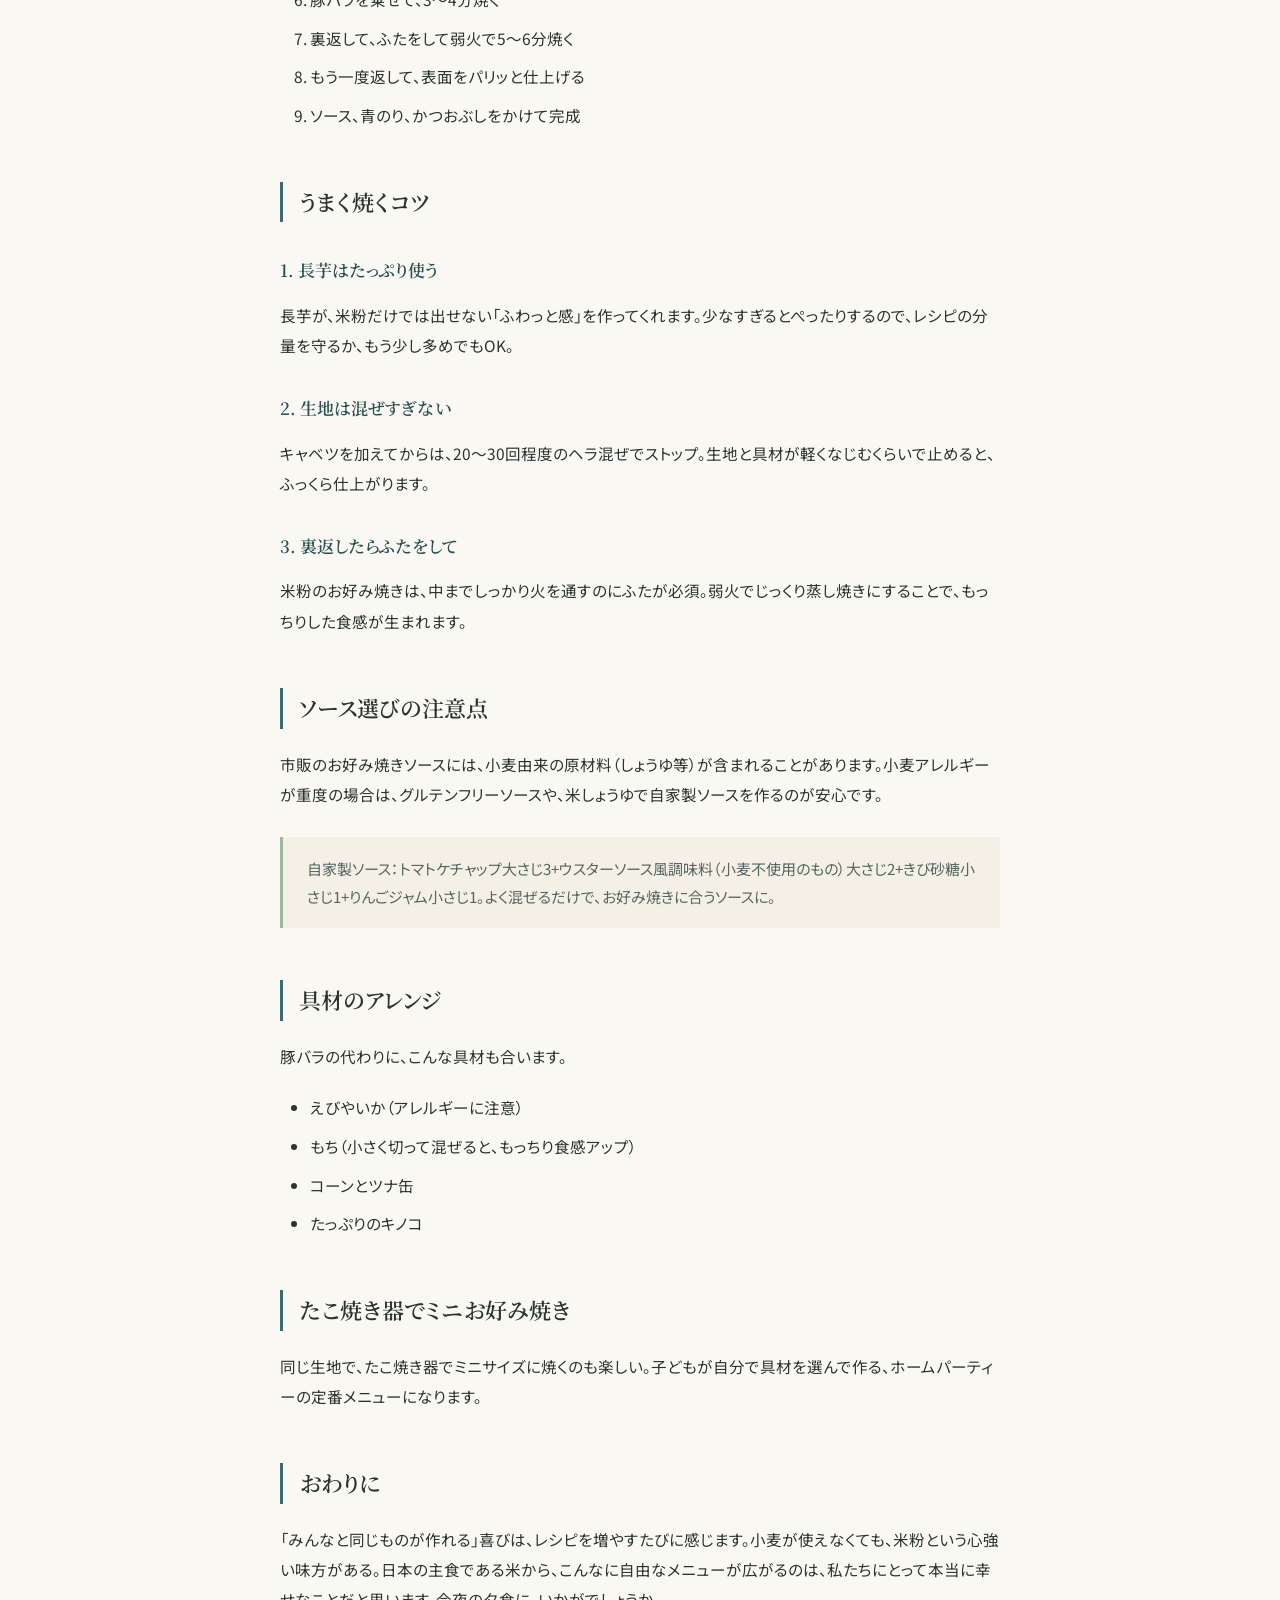
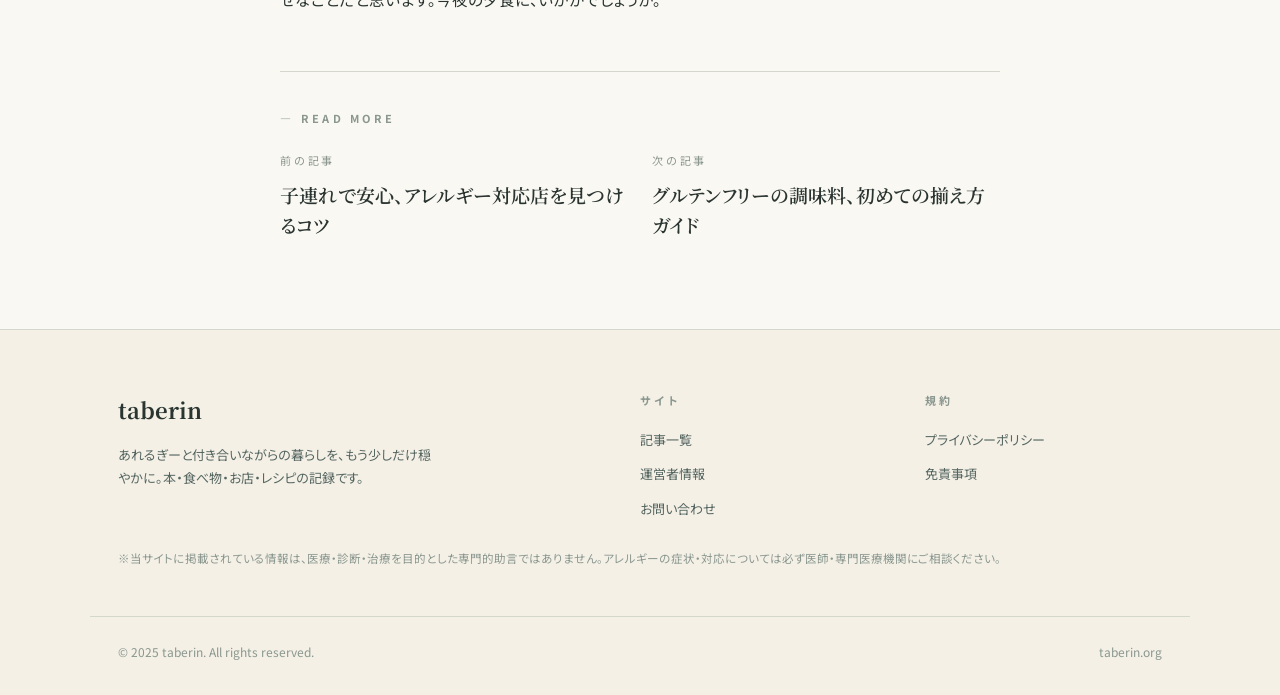
<file: articles/rice-flour-okonomiyaki.html>
<!DOCTYPE html>
<html lang="ja">
<head>
<meta charset="UTF-8">
<meta name="viewport" content="width=device-width, initial-scale=1.0">
<title>小麦アレルギー対応、米粉でつくるお好み焼き | taberin</title>
<meta name="description" content="小麦粉なしでも、もっちり美味しいお好み焼きが作れます。米粉と長芋を使った、家族みんなで楽しめるレシピ。">
<meta name="keywords" content="小麦アレルギー,米粉,お好み焼き,グルテンフリー,レシピ">
<meta property="og:title" content="小麦アレルギー対応、米粉でつくるお好み焼き | taberin">
<meta property="og:description" content="小麦粉なしでも、もっちり美味しいお好み焼きが作れます。米粉と長芋を使った、家族みんなで楽しめるレシピ。">
<meta property="og:type" content="article">
<meta property="og:url" content="https://taberin.org/">
<link rel="preconnect" href="https://fonts.googleapis.com">
<link rel="preconnect" href="https://fonts.gstatic.com" crossorigin>
<link href="https://fonts.googleapis.com/css2?family=Noto+Sans+JP:wght@400;500;600&family=Noto+Serif+JP:wght@500;600;700&display=swap" rel="stylesheet">
<link rel="stylesheet" href="../css/style.css">
</head>
<body>

<header class="site-header">
  <div class="header-inner">
    <a href="../index.html" class="brand">
      <span class="brand-mark"></span>
      <span class="brand-text">
        taberin
        <small>allergy notes</small>
      </span>
    </a>
    <nav class="nav">
      <a href="../index.html">記事一覧</a>
      <a href="../about.html">運営者</a>
      <a href="../contact.html">お問い合わせ</a>
    </nav>
  </div>
</header>

<main class="narrow article">
  <div class="article-meta">
    <span class="cat">レシピ</span>
    <span>2025.02.26</span>
  </div>
  <h1>小麦アレルギー対応、米粉でつくるお好み焼き</h1>
  <p class="article-lead">「お好み焼きが食べたい」とつぶやいた子に、米粉で挑戦してみました。何度か失敗を重ねて、ようやくふっくらした食感に。家族で囲む夕食の定番メニューに加わりました。</p>

  <div class="article-body">

    <div class="med-notice">
      <strong>ご確認のお願い</strong>
      米、山芋、いも類にアレルギーがある場合は適しません。市販のソースには小麦・大豆・りんごなどが含まれることがあります。原材料を必ずご確認ください。
    </div>

    <p>お好み焼きの主役は小麦粉。だから「小麦アレルギーには無理」と諦めていました。でも、米粉と長芋を組み合わせれば、ふんわりもっちりした、満足感のある一皿が完成します。</p>

    <div class="allergen-tags">
      <span class="allergen-tag">小麦 不使用</span>
      <span class="allergen-tag">卵 不使用</span>
      <span class="allergen-tag">乳 不使用</span>
    </div>

    <div class="recipe-card">
      <h3>米粉と長芋のお好み焼き</h3>
      <div class="meta-row">
        <span>調理時間<b>25分</b></span>
        <span>分量<b>2枚分</b></span>
        <span>難易度<b>ふつう</b></span>
      </div>
      <ul>
        <li>米粉 <span>120g</span></li>
        <li>長芋（すりおろし） <span>150g</span></li>
        <li>水（または昆布だし） <span>150ml</span></li>
        <li>キャベツ（千切り） <span>200g</span></li>
        <li>青ねぎ <span>適量</span></li>
        <li>豚バラ薄切り（お好みで） <span>4枚</span></li>
        <li>塩 <span>小さじ1/4</span></li>
        <li>油 <span>大さじ1</span></li>
        <li>お好み焼きソース、青のり、かつおぶし <span>適量</span></li>
      </ul>
    </div>

    <h2>作り方</h2>
    <ol>
      <li>キャベツは細めの千切りにする。青ねぎは小口切りに</li>
      <li>ボウルに米粉、塩を入れ、水を少しずつ加えてダマがなくなるまで混ぜる</li>
      <li>すりおろした長芋を加えて混ぜる。これが卵の代わりにまとめ役になる</li>
      <li>キャベツと青ねぎを加え、生地と全体をふんわり混ぜる（混ぜすぎないのがコツ）</li>
      <li>フライパンを中火で熱し、油を引いて、生地を半量乗せる</li>
      <li>豚バラを乗せて、3〜4分焼く</li>
      <li>裏返して、ふたをして弱火で5〜6分焼く</li>
      <li>もう一度返して、表面をパリッと仕上げる</li>
      <li>ソース、青のり、かつおぶしをかけて完成</li>
    </ol>

    <h2>うまく焼くコツ</h2>
    <h3>1. 長芋はたっぷり使う</h3>
    <p>長芋が、米粉だけでは出せない「ふわっと感」を作ってくれます。少なすぎるとぺったりするので、レシピの分量を守るか、もう少し多めでもOK。</p>

    <h3>2. 生地は混ぜすぎない</h3>
    <p>キャベツを加えてからは、20〜30回程度のヘラ混ぜでストップ。生地と具材が軽くなじむくらいで止めると、ふっくら仕上がります。</p>

    <h3>3. 裏返したらふたをして</h3>
    <p>米粉のお好み焼きは、中までしっかり火を通すのにふたが必須。弱火でじっくり蒸し焼きにすることで、もっちりした食感が生まれます。</p>

    <h2>ソース選びの注意点</h2>
    <p>市販のお好み焼きソースには、小麦由来の原材料（しょうゆ等）が含まれることがあります。小麦アレルギーが重度の場合は、グルテンフリーソースや、米しょうゆで自家製ソースを作るのが安心です。</p>
    <blockquote>自家製ソース：トマトケチャップ大さじ3+ウスターソース風調味料（小麦不使用のもの）大さじ2+きび砂糖小さじ1+りんごジャム小さじ1。よく混ぜるだけで、お好み焼きに合うソースに。</blockquote>

    <h2>具材のアレンジ</h2>
    <p>豚バラの代わりに、こんな具材も合います。</p>
    <ul>
      <li>えびやいか（アレルギーに注意）</li>
      <li>もち（小さく切って混ぜると、もっちり食感アップ）</li>
      <li>コーンとツナ缶</li>
      <li>たっぷりのキノコ</li>
    </ul>

    <h2>たこ焼き器でミニお好み焼き</h2>
    <p>同じ生地で、たこ焼き器でミニサイズに焼くのも楽しい。子どもが自分で具材を選んで作る、ホームパーティーの定番メニューになります。</p>

    <h2>おわりに</h2>
    <p>「みんなと同じものが作れる」喜びは、レシピを増やすたびに感じます。小麦が使えなくても、米粉という心強い味方がある。日本の主食である米から、こんなに自由なメニューが広がるのは、私たちにとって本当に幸せなことだと思います。今夜の夕食に、いかがでしょうか。</p>

  </div>

  <nav class="read-more">
    <h4>— READ MORE</h4>
    <div class="read-more-grid">
      <a href="kids-eating-out.html" class="card">
        <div class="card-meta"><span>前の記事</span></div>
        <h3>子連れで安心、アレルギー対応店を見つけるコツ</h3>
      </a>
      <a href="gluten-free-seasoning.html" class="card">
        <div class="card-meta"><span>次の記事</span></div>
        <h3>グルテンフリーの調味料、初めての揃え方ガイド</h3>
      </a>
    </div>
  </nav>
</main>

<footer class="site-footer">
  <div class="footer-inner">
    <div class="footer-brand">
      <h3>taberin</h3>
      <p>あれるぎーと付き合いながらの暮らしを、もう少しだけ穏やかに。本・食べ物・お店・レシピの記録です。</p>
    </div>
    <div class="footer-col">
      <h4>サイト</h4>
      <a href="../index.html">記事一覧</a>
      <a href="../about.html">運営者情報</a>
      <a href="../contact.html">お問い合わせ</a>
    </div>
    <div class="footer-col">
      <h4>規約</h4>
      <a href="../privacy.html">プライバシーポリシー</a>
      <a href="../disclaimer.html">免責事項</a>
    </div>
  </div>
  <div class="footer-disclaimer">
    ※当サイトに掲載されている情報は、医療・診断・治療を目的とした専門的助言ではありません。アレルギーの症状・対応については必ず医師・専門医療機関にご相談ください。
  </div>
  <div class="footer-base">
    <span>© 2025 taberin. All rights reserved.</span>
    <span>taberin.org</span>
  </div>
</footer>

</body>
</html>
</file>
<file: css/style.css>
/* taberin - あれるぎーと食べる毎日 */
:root {
  --cream: #f4f0e6;
  --paper: #faf8f2;
  --ink: #2a3431;
  --ink-soft: #556661;
  --ink-mute: #8a978f;
  --teal: #3d6b6f;
  --teal-deep: #2b5054;
  --mint: #9bb89e;
  --peach: #d9967a;
  --rule: #d4d8cc;
  --highlight: #e6e3d0;
  --warn-bg: #fbf3e9;
  --warn-border: #d9967a;
}

* { box-sizing: border-box; margin: 0; padding: 0; }
html { scroll-behavior: smooth; }

body {
  font-family: "Noto Sans JP", -apple-system, BlinkMacSystemFont, "Hiragino Kaku Gothic ProN", "Yu Gothic", sans-serif;
  font-size: 16px;
  line-height: 1.85;
  color: var(--ink);
  background: var(--paper);
  font-feature-settings: "palt";
  -webkit-font-smoothing: antialiased;
}

body::before {
  content: "";
  position: fixed;
  inset: 0;
  pointer-events: none;
  z-index: 0;
  background-image:
    radial-gradient(circle at 15% 20%, rgba(155, 184, 158, 0.05) 0, transparent 50%),
    radial-gradient(circle at 85% 80%, rgba(61, 107, 111, 0.03) 0, transparent 50%);
}

img { max-width: 100%; height: auto; display: block; }
a { color: var(--teal); text-decoration: none; transition: color .2s ease; }
a:hover { color: var(--teal-deep); }

.container { max-width: 1100px; margin: 0 auto; padding: 0 28px; position: relative; z-index: 1; }
.narrow { max-width: 720px; margin: 0 auto; padding: 0 28px; position: relative; z-index: 1; }

.site-header {
  border-bottom: 1px solid var(--rule);
  position: sticky;
  top: 0;
  z-index: 100;
  backdrop-filter: blur(8px);
  background: rgba(250, 248, 242, 0.94);
}
.header-inner {
  display: flex;
  align-items: center;
  justify-content: space-between;
  padding: 22px 28px;
  max-width: 1100px;
  margin: 0 auto;
}
.brand {
  font-family: "Noto Serif JP", serif;
  font-weight: 600;
  font-size: 22px;
  color: var(--ink);
  display: flex;
  align-items: center;
  gap: 12px;
}
.brand-mark {
  width: 26px;
  height: 26px;
  border-radius: 50%;
  background: var(--mint);
  position: relative;
  flex-shrink: 0;
}
.brand-mark::after {
  content: "";
  position: absolute;
  width: 10px;
  height: 10px;
  background: var(--teal);
  border-radius: 50%;
  top: 8px;
  left: 8px;
}
.brand-text { line-height: 1.1; }
.brand-text small {
  display: block;
  font-family: "Noto Sans JP", sans-serif;
  font-size: 9px;
  font-weight: 400;
  color: var(--ink-mute);
  letter-spacing: 0.3em;
  margin-top: 4px;
  text-transform: uppercase;
}
.nav { display: flex; gap: 26px; }
.nav a {
  color: var(--ink-soft);
  font-size: 13px;
  font-weight: 500;
  letter-spacing: 0.05em;
}
.nav a:hover { color: var(--teal); }

.hero {
  padding: 90px 0 70px;
  border-bottom: 1px solid var(--rule);
  position: relative;
  overflow: hidden;
}
.hero-tag {
  font-size: 11px;
  letter-spacing: 0.4em;
  color: var(--teal);
  text-transform: uppercase;
  margin-bottom: 28px;
  font-weight: 500;
}
.hero h1 {
  font-family: "Noto Serif JP", serif;
  font-size: clamp(30px, 4.5vw, 50px);
  font-weight: 600;
  line-height: 1.45;
  margin-bottom: 32px;
  max-width: 820px;
}
.hero h1 em { font-style: normal; color: var(--teal); }
.hero p {
  font-size: 16.5px;
  color: var(--ink-soft);
  max-width: 600px;
  line-height: 1.95;
}
.hero-deco {
  position: absolute;
  right: -60px;
  top: 70px;
  width: 240px;
  height: 240px;
  border-radius: 50%;
  background: var(--mint);
  opacity: 0.15;
}
.hero-deco-2 {
  position: absolute;
  right: 150px;
  top: 210px;
  width: 80px;
  height: 80px;
  border-radius: 50%;
  background: var(--peach);
  opacity: 0.2;
}

.cat-nav {
  background: var(--cream);
  border-bottom: 1px solid var(--rule);
  padding: 22px 0;
}
.cat-nav-inner {
  max-width: 1100px;
  margin: 0 auto;
  padding: 0 28px;
  display: flex;
  gap: 28px;
  flex-wrap: wrap;
  align-items: center;
  justify-content: center;
}
.cat-nav a {
  font-size: 13px;
  color: var(--ink-soft);
  font-weight: 500;
  letter-spacing: 0.1em;
  padding: 4px 2px;
  border-bottom: 2px solid transparent;
  transition: all .2s ease;
}
.cat-nav a:hover { color: var(--teal); border-bottom-color: var(--teal); }
.cat-nav .sep { color: var(--ink-mute); font-size: 11px; }

.section-head {
  display: flex;
  align-items: baseline;
  gap: 18px;
  margin: 70px 0 44px;
}
.section-head h2 {
  font-family: "Noto Serif JP", serif;
  font-size: 26px;
  font-weight: 600;
}
.section-head .num {
  font-family: "Noto Serif JP", serif;
  font-size: 12px;
  color: var(--teal);
  letter-spacing: 0.3em;
}
.section-head .line {
  flex: 1;
  height: 1px;
  background: var(--rule);
}

.grid {
  display: grid;
  grid-template-columns: repeat(auto-fill, minmax(280px, 1fr));
  gap: 48px 36px;
  padding-bottom: 90px;
}

.card { display: block; color: inherit; position: relative; }
.card-img {
  aspect-ratio: 4 / 3;
  background: var(--cream);
  position: relative;
  overflow: hidden;
  margin-bottom: 20px;
  border: 1px solid var(--rule);
}
.card-img .pattern {
  position: absolute;
  inset: 0;
  display: flex;
  align-items: center;
  justify-content: center;
  font-family: "Noto Serif JP", serif;
  font-size: 60px;
  color: var(--teal);
  opacity: 0.55;
  transition: transform .6s ease, opacity .4s ease;
}
.card:hover .card-img .pattern { transform: scale(1.08); opacity: 0.75; }
.card-img.tone-mint { background: linear-gradient(135deg, #e3ecd9 0%, #d4e0c8 100%); }
.card-img.tone-mint .pattern { color: var(--teal-deep); }
.card-img.tone-cream { background: linear-gradient(135deg, #f4ede0 0%, #e8dec5 100%); }
.card-img.tone-cream .pattern { color: var(--peach); }
.card-img.tone-teal { background: linear-gradient(135deg, #d6e3e3 0%, #c0d5d6 100%); }
.card-img.tone-teal .pattern { color: var(--teal-deep); }
.card-img.tone-peach { background: linear-gradient(135deg, #f1dccb 0%, #e8c4ab 100%); }
.card-img.tone-peach .pattern { color: var(--teal-deep); }

.card-meta {
  font-size: 11px;
  letter-spacing: 0.25em;
  color: var(--ink-mute);
  text-transform: uppercase;
  margin-bottom: 10px;
}
.card-meta .cat { color: var(--teal); margin-right: 12px; }
.card h3 {
  font-family: "Noto Serif JP", serif;
  font-size: 19px;
  font-weight: 600;
  line-height: 1.55;
  color: var(--ink);
  transition: color .2s ease;
}
.card:hover h3 { color: var(--teal); }
.card p {
  font-size: 13px;
  color: var(--ink-soft);
  margin-top: 10px;
  line-height: 1.8;
}

.grid .card.featured {
  grid-column: 1 / -1;
  display: grid;
  grid-template-columns: 1.2fr 1fr;
  gap: 48px;
  align-items: center;
  margin-bottom: 24px;
  padding-bottom: 48px;
  border-bottom: 1px solid var(--rule);
}
.grid .card.featured .card-img {
  aspect-ratio: 5 / 4;
  margin-bottom: 0;
}
.grid .card.featured .card-img .pattern { font-size: 110px; }
.grid .card.featured h3 { font-size: 28px; line-height: 1.45; }
.grid .card.featured p { font-size: 15px; margin-top: 16px; }
@media (max-width: 720px) {
  .grid .card.featured { grid-template-columns: 1fr; gap: 24px; }
  .grid .card.featured h3 { font-size: 22px; }
}

/* Medical notice banner */
.med-notice {
  background: var(--warn-bg);
  border-left: 3px solid var(--warn-border);
  padding: 18px 22px;
  margin: 32px 0;
  font-size: 13.5px;
  line-height: 1.75;
  color: var(--ink-soft);
}
.med-notice strong {
  display: block;
  color: var(--teal-deep);
  margin-bottom: 6px;
  font-size: 12px;
  letter-spacing: 0.15em;
}

/* Article */
.article { padding: 70px 0 90px; }
.article-meta {
  font-size: 11px;
  letter-spacing: 0.3em;
  color: var(--ink-mute);
  text-transform: uppercase;
  margin-bottom: 24px;
}
.article-meta .cat { color: var(--teal); margin-right: 14px; font-weight: 500; }
.article h1 {
  font-family: "Noto Serif JP", serif;
  font-size: clamp(26px, 4vw, 36px);
  font-weight: 600;
  line-height: 1.5;
  margin-bottom: 28px;
}
.article-lead {
  font-size: 16.5px;
  color: var(--ink-soft);
  line-height: 1.95;
  padding-bottom: 36px;
  margin-bottom: 32px;
  border-bottom: 1px solid var(--rule);
}
.article-body h2 {
  font-family: "Noto Serif JP", serif;
  font-size: 22px;
  font-weight: 600;
  margin: 52px 0 20px;
  padding-left: 16px;
  border-left: 3px solid var(--teal);
}
.article-body h3 {
  font-family: "Noto Serif JP", serif;
  font-size: 17px;
  font-weight: 600;
  margin: 32px 0 14px;
  color: var(--teal-deep);
}
.article-body p {
  margin-bottom: 22px;
  font-size: 15.5px;
  line-height: 1.95;
  color: var(--ink);
}
.article-body ul, .article-body ol {
  margin: 0 0 24px 22px;
  padding-left: 8px;
}
.article-body li {
  margin-bottom: 10px;
  font-size: 15.5px;
  line-height: 1.85;
}
.article-body blockquote {
  border-left: 3px solid var(--mint);
  margin: 28px 0;
  background: var(--cream);
  padding: 18px 24px;
  color: var(--ink-soft);
  font-size: 15px;
}
.article-body strong { color: var(--teal-deep); font-weight: 600; }

/* Recipe card */
.recipe-card {
  background: var(--cream);
  border: 1px solid var(--rule);
  padding: 28px 32px;
  margin: 32px 0;
}
.recipe-card h3 {
  font-family: "Noto Serif JP", serif;
  font-size: 17px;
  font-weight: 600;
  margin: 0 0 14px !important;
  padding-bottom: 12px;
  border-bottom: 1px solid var(--rule);
  color: var(--teal-deep) !important;
}
.recipe-card .meta-row {
  display: flex;
  gap: 28px;
  margin-bottom: 18px;
  font-size: 11px;
  color: var(--ink-mute);
  letter-spacing: 0.1em;
  text-transform: uppercase;
}
.recipe-card .meta-row span { display: flex; flex-direction: column; }
.recipe-card .meta-row b { color: var(--ink); font-size: 14px; font-weight: 600; margin-top: 4px; }
.recipe-card ul { list-style: none; margin: 0 !important; padding: 0 !important; }
.recipe-card ul li {
  padding: 8px 0;
  border-bottom: 1px dashed var(--rule);
  display: flex;
  justify-content: space-between;
  font-size: 14.5px;
  margin-bottom: 0 !important;
}
.recipe-card ul li span { color: var(--ink-mute); font-size: 13px; }

.allergen-tags {
  display: flex;
  flex-wrap: wrap;
  gap: 8px;
  margin: 16px 0 28px;
}
.allergen-tag {
  display: inline-block;
  padding: 4px 12px;
  background: var(--paper);
  border: 1px solid var(--mint);
  color: var(--teal-deep);
  font-size: 11px;
  letter-spacing: 0.1em;
  border-radius: 999px;
}

/* Legal page */
.page-head {
  padding: 70px 0 40px;
  border-bottom: 1px solid var(--rule);
  margin-bottom: 48px;
  position: relative;
  z-index: 1;
}
.page-head .tag {
  font-size: 11px;
  letter-spacing: 0.4em;
  color: var(--teal);
  text-transform: uppercase;
  margin-bottom: 16px;
}
.page-head h1 {
  font-family: "Noto Serif JP", serif;
  font-size: clamp(26px, 4vw, 38px);
  font-weight: 600;
}
.page-body { padding-bottom: 90px; position: relative; z-index: 1; }
.page-body h2 {
  font-family: "Noto Serif JP", serif;
  font-size: 20px;
  font-weight: 600;
  margin: 40px 0 14px;
  color: var(--ink);
}
.page-body p { margin-bottom: 18px; font-size: 15px; line-height: 1.95; }
.page-body ul { margin: 0 0 22px 22px; }
.page-body li { margin-bottom: 8px; font-size: 15px; line-height: 1.85; }
.page-body .info-table { border-top: 1px solid var(--rule); margin-top: 24px; }
.page-body .info-table dl {
  display: grid;
  grid-template-columns: 180px 1fr;
  border-bottom: 1px solid var(--rule);
  padding: 18px 0;
}
.page-body .info-table dt { font-size: 13px; color: var(--ink-mute); letter-spacing: 0.05em; }
.page-body .info-table dd { font-size: 15px; }
@media (max-width: 600px) {
  .page-body .info-table dl { grid-template-columns: 1fr; gap: 6px; }
}

/* Footer */
.site-footer {
  border-top: 1px solid var(--rule);
  background: var(--cream);
  padding: 60px 0 32px;
  position: relative;
  z-index: 1;
}
.footer-inner {
  max-width: 1100px;
  margin: 0 auto;
  padding: 0 28px;
  display: grid;
  grid-template-columns: 2fr 1fr 1fr;
  gap: 48px;
}
.footer-brand h3 {
  font-family: "Noto Serif JP", serif;
  font-size: 22px;
  margin-bottom: 12px;
}
.footer-brand p {
  font-size: 13px;
  color: var(--ink-soft);
  line-height: 1.8;
  max-width: 320px;
}
.footer-col h4 {
  font-size: 11px;
  letter-spacing: 0.3em;
  text-transform: uppercase;
  color: var(--ink-mute);
  margin-bottom: 18px;
}
.footer-col a {
  display: block;
  color: var(--ink-soft);
  font-size: 13px;
  margin-bottom: 10px;
}
.footer-col a:hover { color: var(--teal); }
.footer-base {
  max-width: 1100px;
  margin: 48px auto 0;
  padding: 24px 28px 0;
  border-top: 1px solid var(--rule);
  font-size: 12px;
  color: var(--ink-mute);
  display: flex;
  justify-content: space-between;
  flex-wrap: wrap;
  gap: 12px;
}
.footer-disclaimer {
  max-width: 1100px;
  margin: 18px auto 0;
  padding: 0 28px;
  font-size: 11.5px;
  color: var(--ink-mute);
  line-height: 1.7;
}
@media (max-width: 720px) {
  .footer-inner { grid-template-columns: 1fr; gap: 32px; }
}

.read-more {
  border-top: 1px solid var(--rule);
  margin-top: 56px;
  padding-top: 36px;
}
.read-more h4 {
  font-size: 11px;
  letter-spacing: 0.3em;
  color: var(--ink-mute);
  text-transform: uppercase;
  margin-bottom: 22px;
}
.read-more-grid {
  display: grid;
  grid-template-columns: 1fr 1fr;
  gap: 24px;
}
@media (max-width: 600px) { .read-more-grid { grid-template-columns: 1fr; } }

.form { display: grid; gap: 20px; max-width: 580px; }
.form label {
  font-size: 12px;
  letter-spacing: 0.2em;
  color: var(--ink-mute);
  text-transform: uppercase;
  margin-bottom: 6px;
  display: block;
}
.form input, .form textarea, .form select {
  width: 100%;
  padding: 14px 16px;
  border: 1px solid var(--rule);
  background: var(--paper);
  font-family: inherit;
  font-size: 15px;
  color: var(--ink);
  border-radius: 0;
}
.form input:focus, .form textarea:focus, .form select:focus {
  outline: none;
  border-color: var(--teal);
}
.form textarea { min-height: 160px; resize: vertical; }
.form button {
  display: inline-block;
  padding: 14px 36px;
  background: var(--teal);
  color: var(--paper);
  border: none;
  font-family: inherit;
  font-size: 13px;
  letter-spacing: 0.2em;
  cursor: pointer;
  transition: background .2s ease;
  justify-self: start;
}
.form button:hover { background: var(--teal-deep); }

@keyframes fadeUp {
  from { opacity: 0; transform: translateY(16px); }
  to   { opacity: 1; transform: translateY(0); }
}
.hero-tag, .hero h1, .hero p { animation: fadeUp .8s ease both; }
.hero h1 { animation-delay: .1s; }
.hero p { animation-delay: .2s; }

@media (max-width: 600px) {
  .header-inner { padding: 16px 20px; }
  .nav { gap: 14px; }
  .nav a { font-size: 12px; }
  .brand { font-size: 18px; }
  .container, .narrow { padding: 0 20px; }
  .hero { padding: 50px 0 40px; }
  .section-head { margin: 50px 0 32px; }
  .grid { gap: 36px 24px; }
  .cat-nav-inner { gap: 18px; }
  .recipe-card { padding: 22px; }
}
</file>
